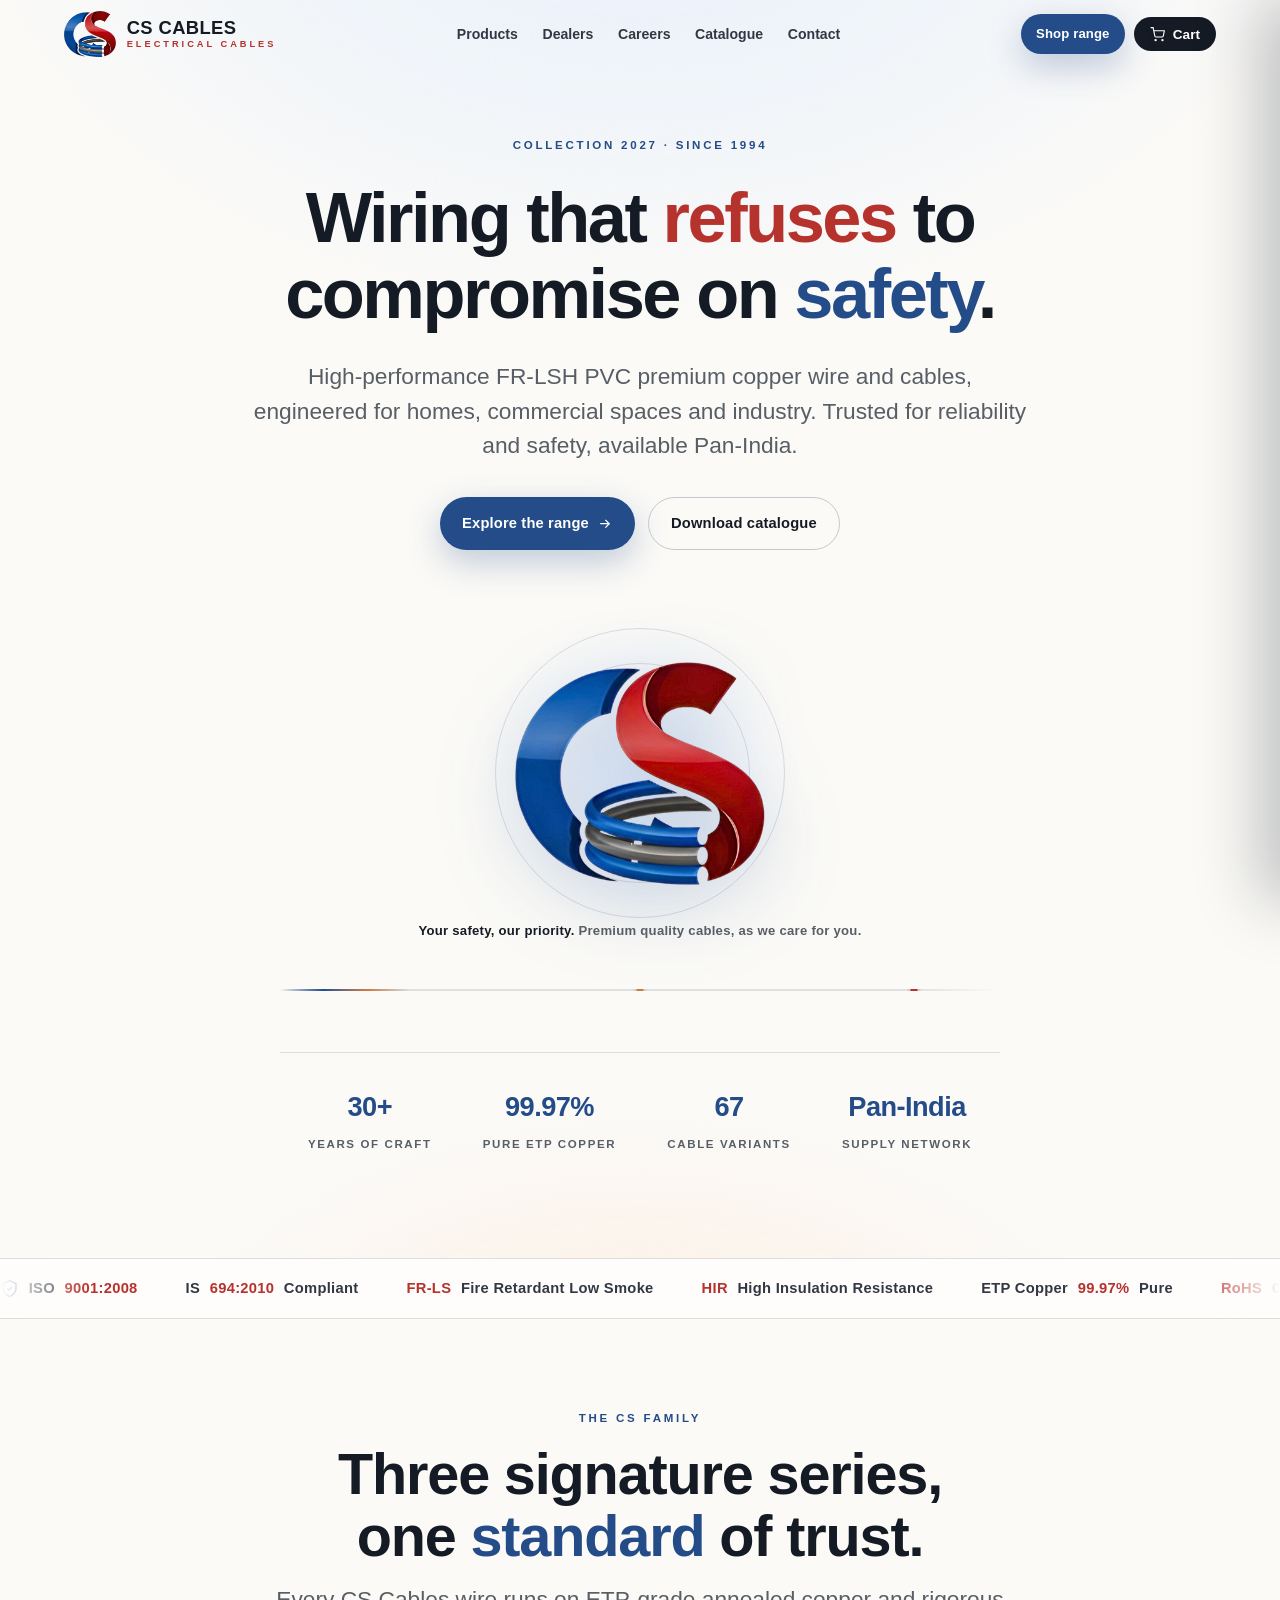
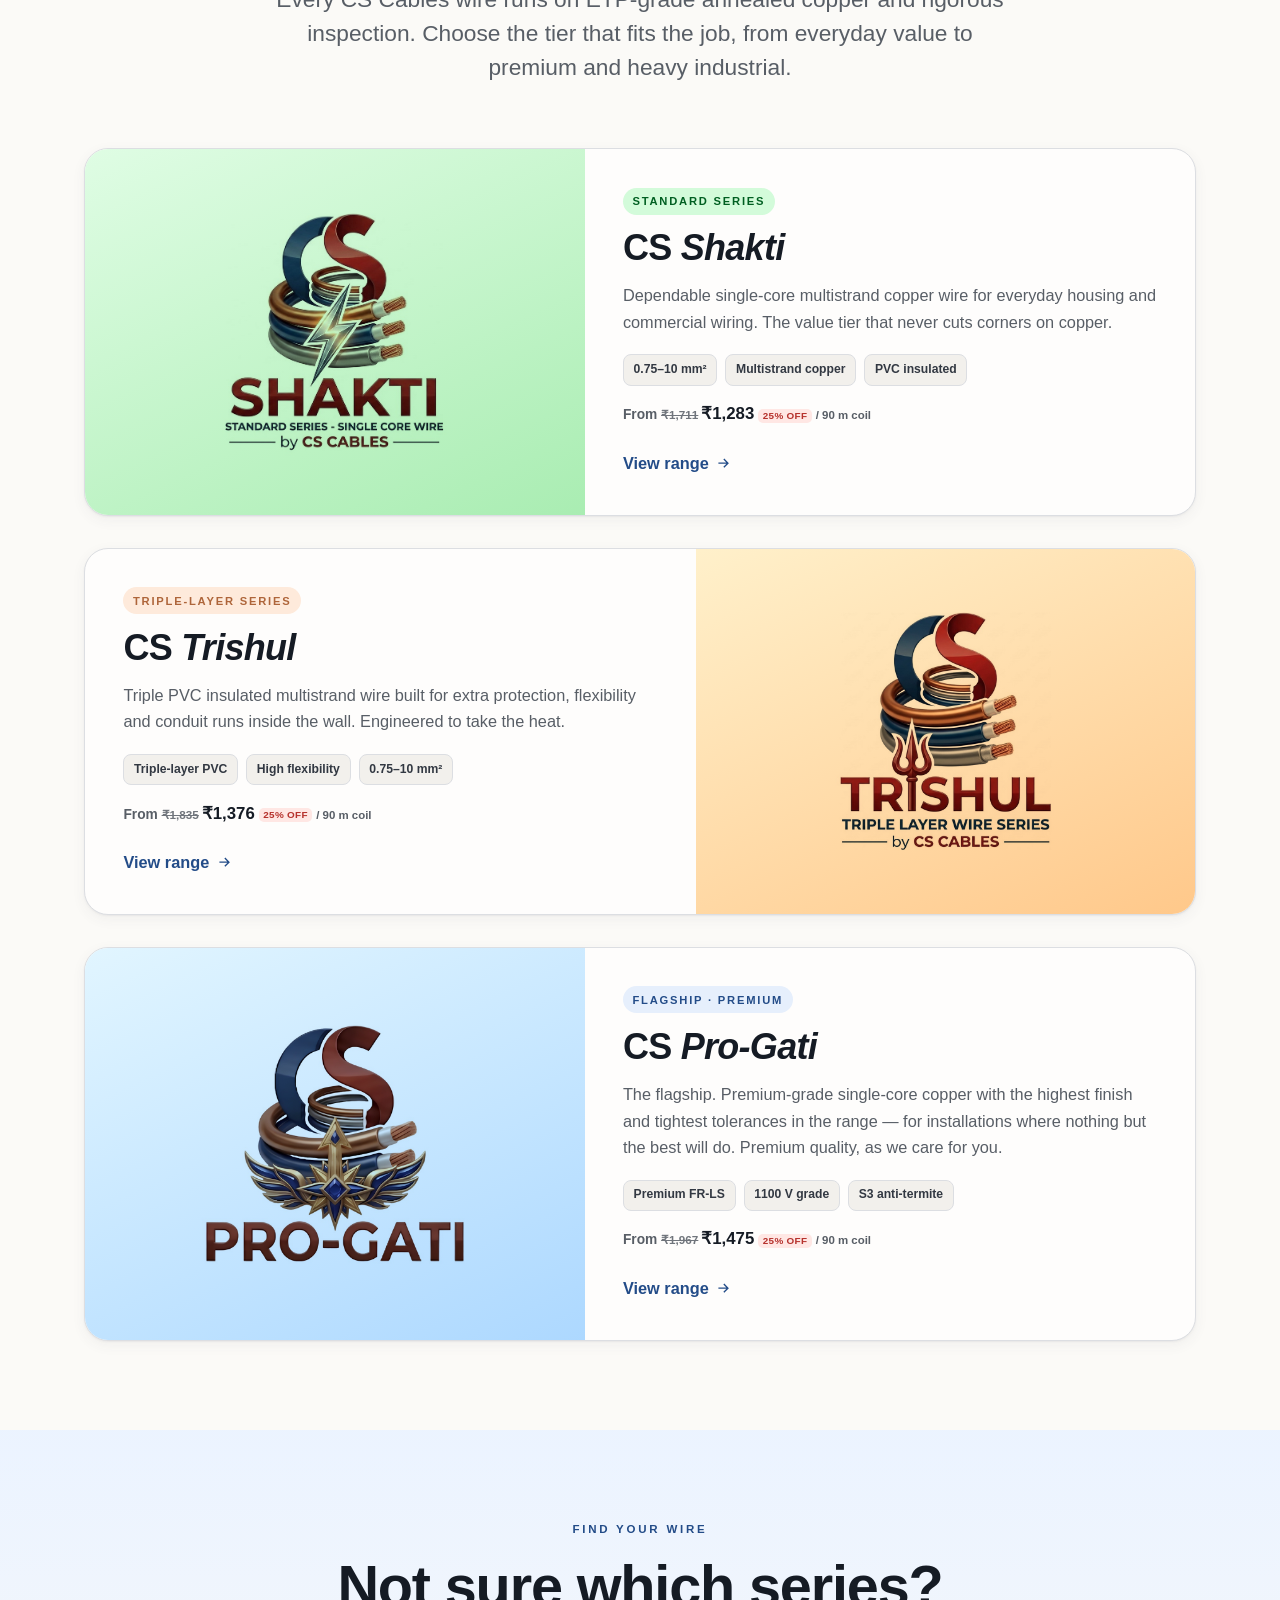
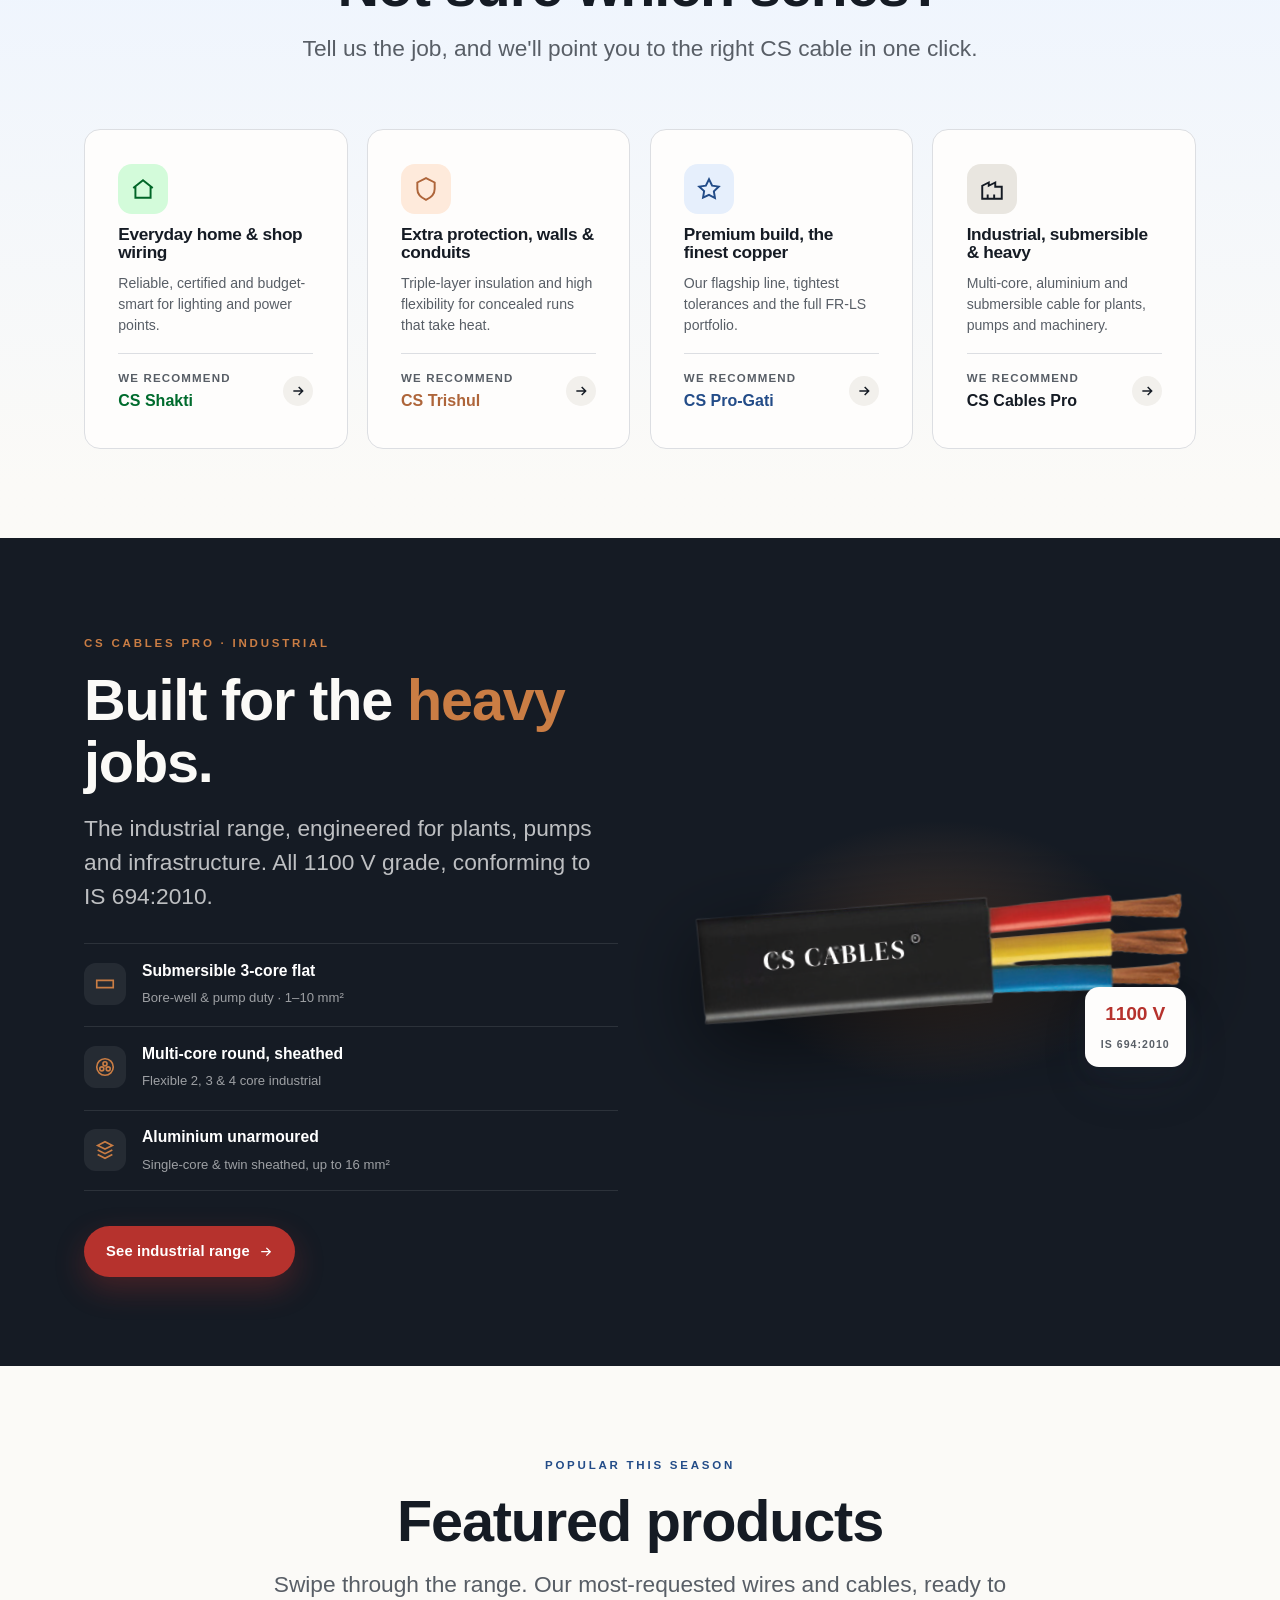
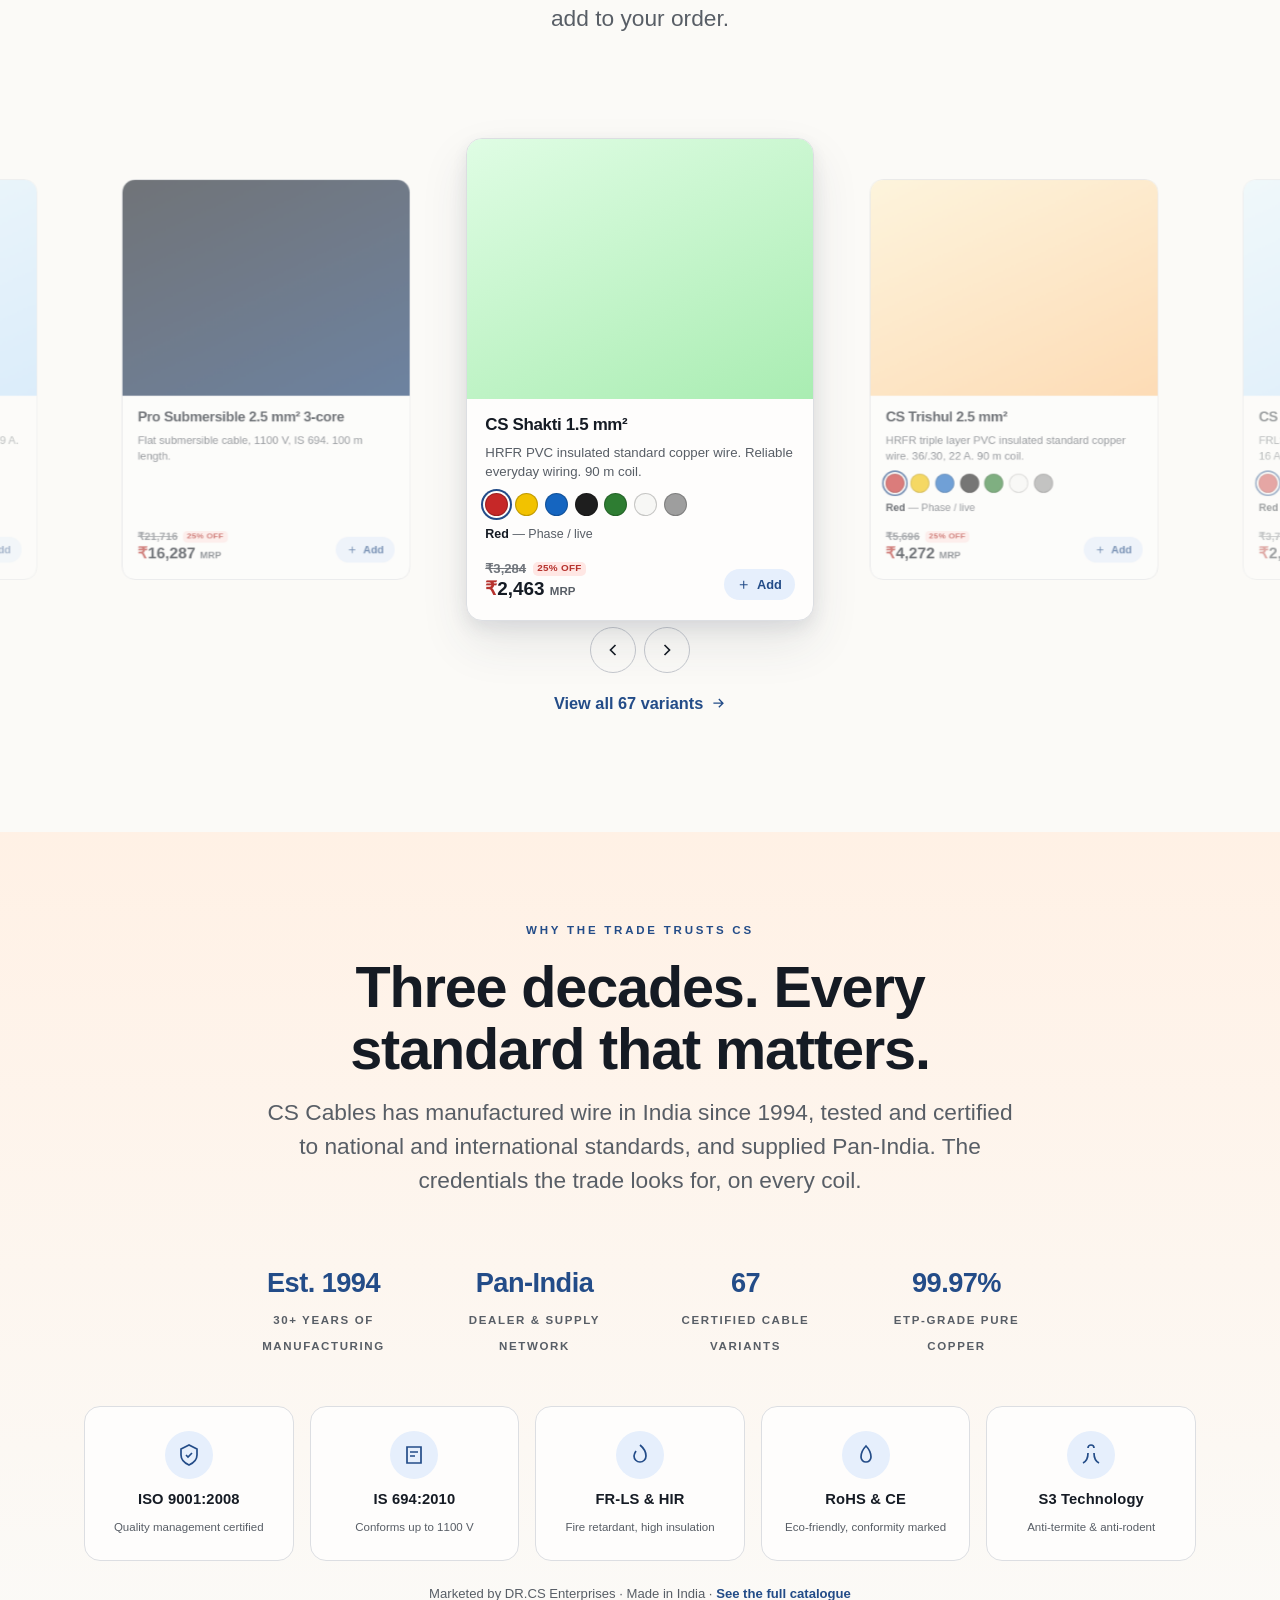
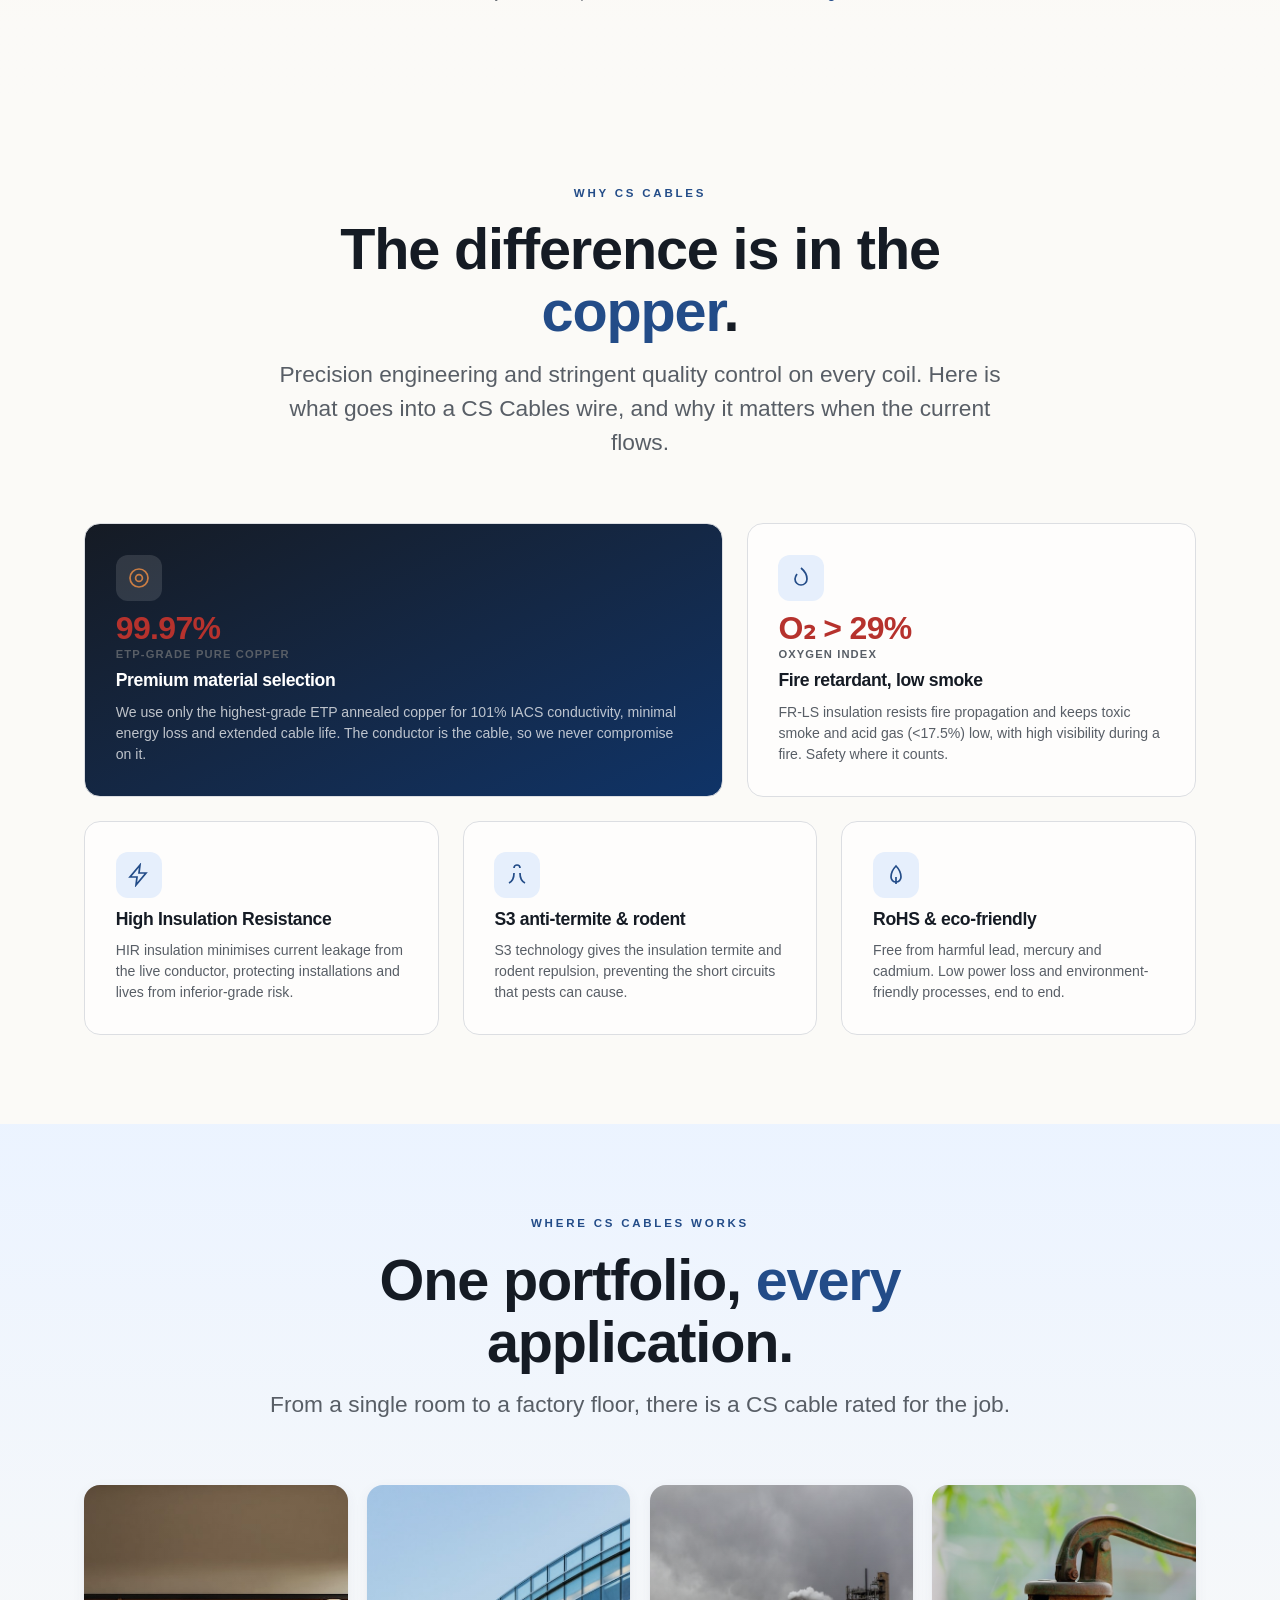
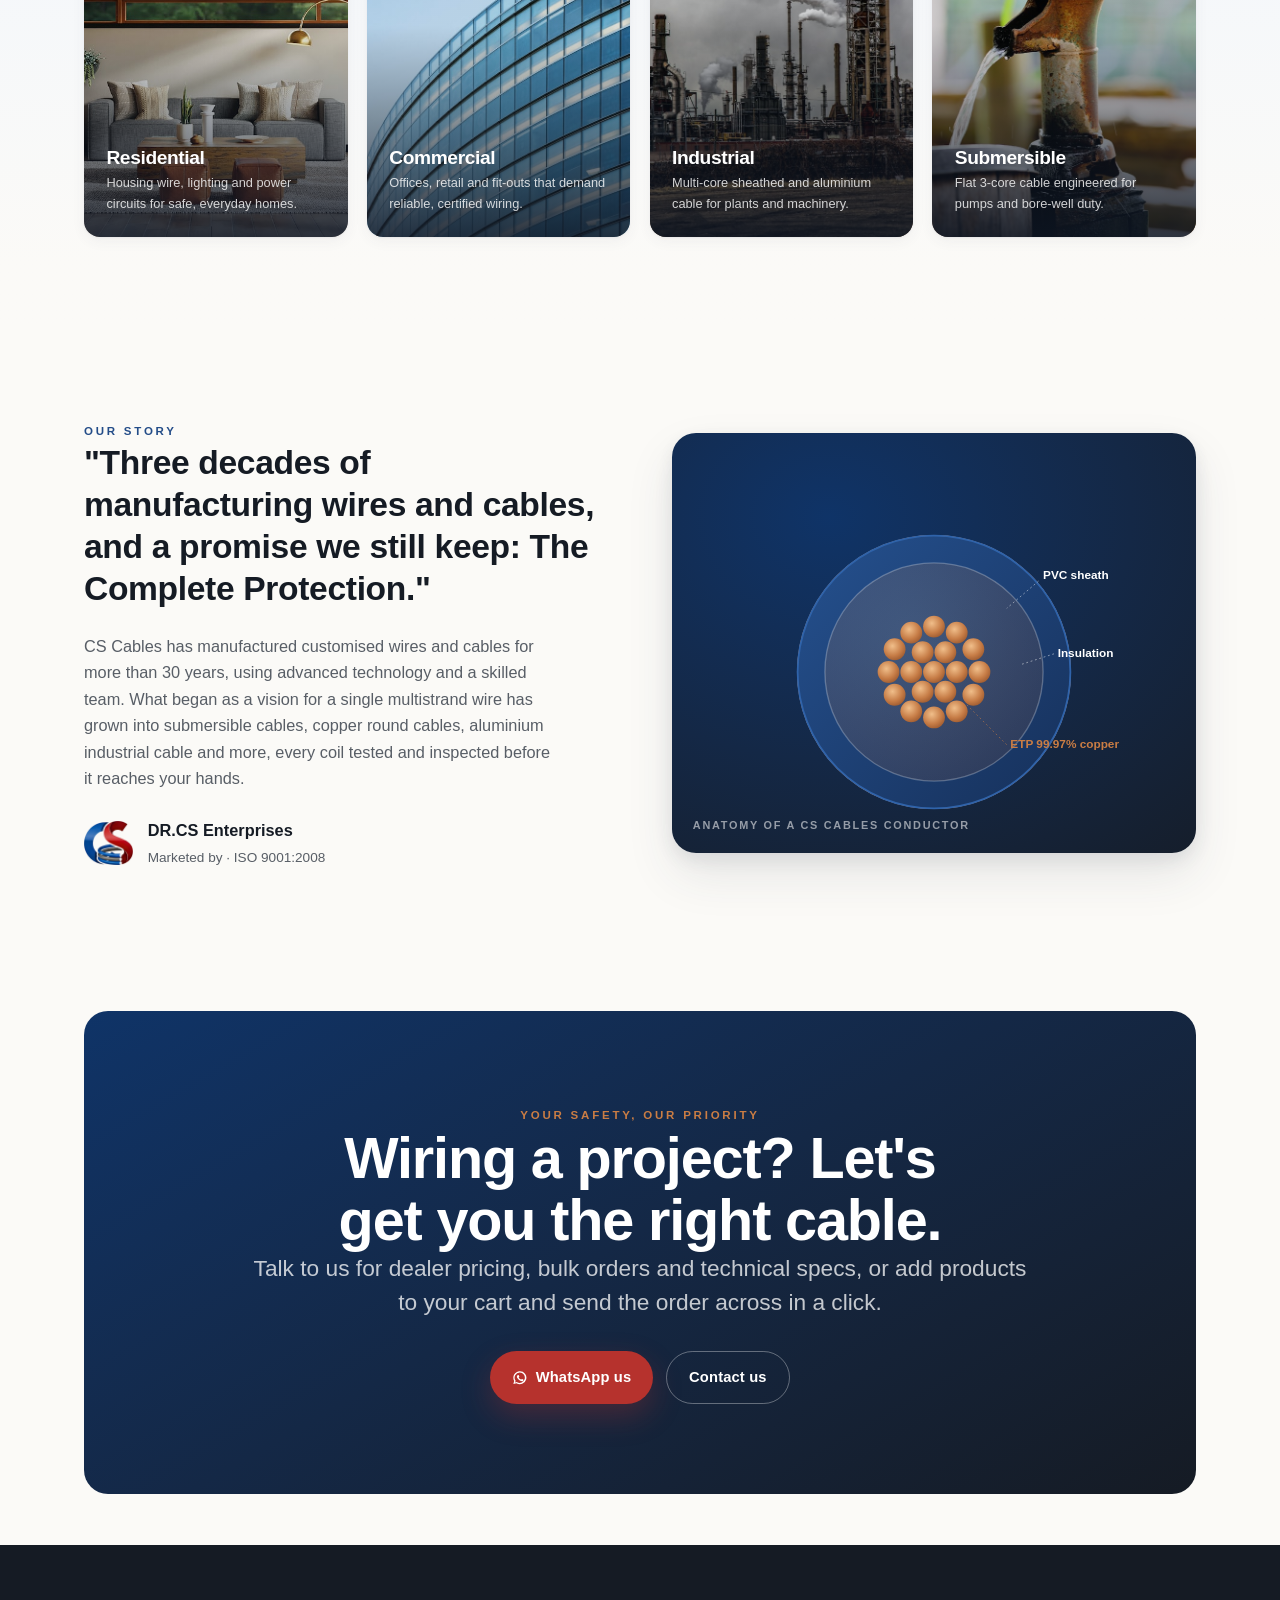
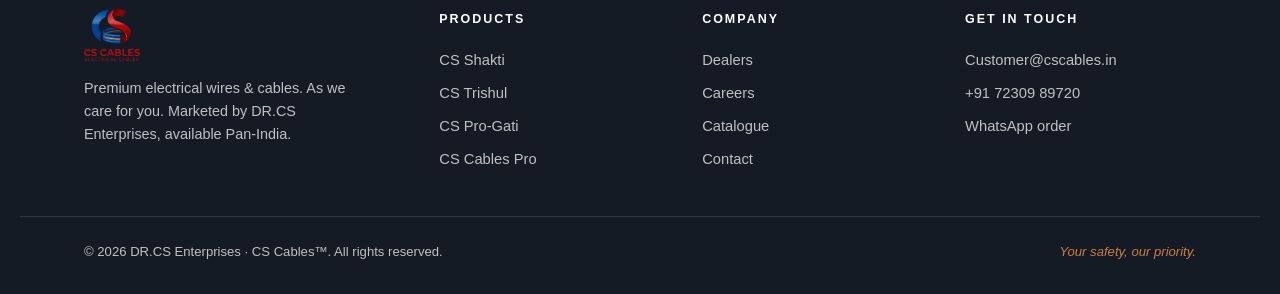
<file: index.html>
<!DOCTYPE html>
<html lang="en">
<head>
  <meta charset="UTF-8">
  <meta name="viewport" content="width=device-width, initial-scale=1">
  <title>CS Cables — Premium Electrical Wires & Cables | Collection 2027</title>
  <meta name="description" content="CS Cables by DR.CS Enterprises. Premium FR-LS PVC copper wires and cables, ISO 9001:2008 & IS 694:2010 certified. CS Shakti, CS Trishul, CS Pro-Gati & CS Cables Pro. Available Pan-India.">
  <link rel="icon" href="images/logo/mark.png">
  <link rel="stylesheet" href="css/styles.css">
</head>
<body>

  <!-- ============ HEADER ============ -->
  <header class="site-header">
    <a class="brand" href="index.html" aria-label="CS Cables home">
      <img src="images/logo/mark.png" alt="CS Cables">
      <span class="brand-txt"><b>CS CABLES</b><span>Electrical Cables</span></span>
    </a>
    <nav class="nav" aria-label="Primary">
      <a href="products.html">Products</a>
      <a href="dealers.html">Dealers</a>
      <a href="careers.html">Careers</a>
      <a href="catalogue.html">Catalogue</a>
      <a href="contact.html">Contact</a>
    </nav>
    <div class="header-actions">
      <a class="btn btn--primary btn--sm" href="products.html">Shop range</a>
      <button class="cart-btn" aria-label="Open cart">
        <svg viewBox="0 0 24 24" fill="none" stroke="currentColor" stroke-width="1.8"><circle cx="9" cy="21" r="1"/><circle cx="20" cy="21" r="1"/><path d="M1 1h4l2.7 13.4a2 2 0 0 0 2 1.6h9.7a2 2 0 0 0 2-1.6L23 6H6"/></svg>
        Cart <span class="cart-count" data-empty="true">0</span>
      </button>
      <button class="nav-toggle" aria-label="Menu" aria-expanded="false">
        <svg viewBox="0 0 24 24" fill="none" stroke="currentColor" stroke-width="2"><path d="M3 6h18M3 12h18M3 18h18"/></svg>
      </button>
    </div>
  </header>

  <main>
  <!-- ============ HERO ============ -->
  <section class="hero">
    <div class="wrap hero-inner">
      <span class="eyebrow" data-reveal>Collection 2027 · Since 1994</span>
      <h1 data-reveal data-delay="1">Wiring that <span class="red">refuses</span> to <br class="hero-br">compromise on <span class="blue">safety</span>.</h1>
      <p class="lead" data-reveal data-delay="2">High-performance FR-LSH PVC premium copper wire and cables, engineered for homes, commercial spaces and industry. Trusted for reliability and safety, available Pan-India.</p>
      <div class="hero-cta" data-reveal data-delay="3">
        <a class="btn btn--primary" href="products.html">Explore the range
          <svg viewBox="0 0 24 24" fill="none" stroke="currentColor" stroke-width="2"><path d="M5 12h14M13 6l6 6-6 6"/></svg>
        </a>
        <a class="btn btn--ghost" href="catalogue.html">Download catalogue</a>
      </div>

      <div class="hero-logo" data-reveal data-delay="2" aria-hidden="true">
        <span class="ring"></span><span class="ring r2"></span>
        <img src="images/logo/mark.png" alt="CS Cables emblem">
      </div>
      <p class="hero-tag" data-reveal data-delay="3"><b>Your safety, our priority.</b> Premium quality cables, as we care for you.</p>

      <div class="current-line" aria-hidden="true">
        <span class="node n1"></span><span class="node n2"></span><span class="node n3"></span>
        <span class="pulse"></span>
      </div>

      <div class="trust-row" data-reveal>
        <div class="trust-item"><b>30+</b><span>Years of craft</span></div>
        <div class="trust-item"><b>99.97%</b><span>Pure ETP copper</span></div>
        <div class="trust-item"><b>67</b><span>Cable variants</span></div>
        <div class="trust-item"><b>Pan&#8209;India</b><span>Supply network</span></div>
      </div>
    </div>
  </section>

  <!-- ============ CERT MARQUEE ============ -->
  <div class="marquee" aria-label="Certifications and standards">
    <div class="marquee-track">
      <span class="marquee-item"><svg viewBox="0 0 24 24" fill="none" stroke="currentColor" stroke-width="1.8"><path d="M12 2 4 6v6c0 5 3.5 8 8 10 4.5-2 8-5 8-10V6z"/><path d="m9 12 2 2 4-4"/></svg> ISO <b>9001:2008</b></span>
      <span class="marquee-item">IS <b>694:2010</b> Compliant</span>
      <span class="marquee-item"><b>FR-LS</b> Fire Retardant Low Smoke</span>
      <span class="marquee-item"><b>HIR</b> High Insulation Resistance</span>
      <span class="marquee-item">ETP Copper <b>99.97%</b> Pure</span>
      <span class="marquee-item"><b>RoHS</b> Compliant &amp; Eco-Friendly</span>
      <span class="marquee-item"><b>S3</b> Anti-Termite &amp; Anti-Rodent</span>
      <span class="marquee-item"><b>CE</b> Marked</span>
      <!-- duplicate for seamless loop -->
      <span class="marquee-item"><svg viewBox="0 0 24 24" fill="none" stroke="currentColor" stroke-width="1.8"><path d="M12 2 4 6v6c0 5 3.5 8 8 10 4.5-2 8-5 8-10V6z"/><path d="m9 12 2 2 4-4"/></svg> ISO <b>9001:2008</b></span>
      <span class="marquee-item">IS <b>694:2010</b> Compliant</span>
      <span class="marquee-item"><b>FR-LS</b> Fire Retardant Low Smoke</span>
      <span class="marquee-item"><b>HIR</b> High Insulation Resistance</span>
      <span class="marquee-item">ETP Copper <b>99.97%</b> Pure</span>
      <span class="marquee-item"><b>RoHS</b> Compliant &amp; Eco-Friendly</span>
      <span class="marquee-item"><b>S3</b> Anti-Termite &amp; Anti-Rodent</span>
      <span class="marquee-item"><b>CE</b> Marked</span>
    </div>
  </div>

  <!-- ============ SIGNATURE SERIES ============ -->
  <section class="section" id="series">
    <div class="wrap">
      <div class="sec-head" data-reveal>
        <div>
          <span class="eyebrow">The CS family</span>
          <h2 class="display">Three signature series,<br>one <span class="serif">standard</span> of trust.</h2>
          <p class="lead">Every CS Cables wire runs on ETP-grade annealed copper and rigorous inspection. Choose the tier that fits the job, from everyday value to premium and heavy industrial.</p>
        </div>
      </div>

      <div class="series">
        <!-- CS Shakti -->
        <article class="series-row" data-reveal id="shakti-row">
          <div class="series-media series-media--blend fig-shakti"><img src="images/products/shakti_hero.jpg" alt="CS Shakti Standard Series single-core wire with copper conductors"></div>
          <div class="series-body">
            <span class="series-badge badge-shakti">Standard series</span>
            <h3>CS <span class="tier">Shakti</span></h3>
            <p class="muted">Dependable single-core multistrand copper wire for everyday housing and commercial wiring. The value tier that never cuts corners on copper.</p>
            <div class="series-specs">
              <span class="chip">0.75–10 mm²</span><span class="chip">Multistrand copper</span><span class="chip">PVC insulated</span>
            </div>
            <p class="series-price">From <b>₹1,711</b> <small>/ 90 m coil</small></p>
            <div class="series-foot">
              <a class="link-arrow" href="products.html#shakti">View range
                <svg viewBox="0 0 24 24" fill="none" stroke="currentColor" stroke-width="2"><path d="M5 12h14M13 6l6 6-6 6"/></svg>
              </a>
            </div>
          </div>
        </article>

        <!-- CS Trishul -->
        <article class="series-row" data-reveal id="trishul-row">
          <div class="series-media series-media--blend fig-trishul"><img src="images/products/trishul_hero.jpg" alt="CS Trishul Triple Layer Series wire with exposed copper conductors"></div>
          <div class="series-body">
            <span class="series-badge badge-trishul">Triple-layer series</span>
            <h3>CS <span class="tier">Trishul</span></h3>
            <p class="muted">Triple PVC insulated multistrand wire built for extra protection, flexibility and conduit runs inside the wall. Engineered to take the heat.</p>
            <div class="series-specs">
              <span class="chip">Triple-layer PVC</span><span class="chip">High flexibility</span><span class="chip">0.75–10 mm²</span>
            </div>
            <p class="series-price">From <b>₹1,835</b> <small>/ 90 m coil</small></p>
            <div class="series-foot">
              <a class="link-arrow" href="products.html#trishul">View range
                <svg viewBox="0 0 24 24" fill="none" stroke="currentColor" stroke-width="2"><path d="M5 12h14M13 6l6 6-6 6"/></svg>
              </a>
            </div>
          </div>
        </article>

        <!-- CS Pro-Gati (flagship) -->
        <article class="series-row" data-reveal id="progati-row">
          <div class="series-media series-media--blend fig-cables"><img src="images/products/progati_hero.jpg" alt="CS Pro-Gati flagship premium single-core copper wire"></div>
          <div class="series-body">
            <span class="series-badge badge-cables">Flagship &middot; Premium</span>
            <h3>CS <span class="tier">Pro-Gati</span></h3>
            <p class="muted">The flagship. Premium-grade single-core copper with the highest finish and tightest tolerances in the range — for installations where nothing but the best will do. Premium quality, as we care for you.</p>
            <div class="series-specs">
              <span class="chip">Premium FR-LS</span><span class="chip">1100 V grade</span><span class="chip">S3 anti-termite</span>
            </div>
            <p class="series-price">From <b>₹1,967</b> <small>/ 90 m coil</small></p>
            <div class="series-foot">
              <a class="link-arrow" href="products.html#progati">View range
                <svg viewBox="0 0 24 24" fill="none" stroke="currentColor" stroke-width="2"><path d="M5 12h14M13 6l6 6-6 6"/></svg>
              </a>
            </div>
          </div>
        </article>
      </div>
    </div>
  </section>

  <!-- ============ WHICH SERIES CHOOSER ============ -->
  <section class="section band" id="choose">
    <div class="wrap">
      <div class="sec-head" data-reveal>
        <div>
          <span class="eyebrow">Find your wire</span>
          <h2 class="display">Not sure which series?</h2>
          <p class="lead">Tell us the job, and we'll point you to the right CS cable in one click.</p>
        </div>
      </div>
      <div class="chooser">
        <a class="choose-card c-shakti" data-reveal href="products.html#shakti">
          <span class="choose-ic"><svg viewBox="0 0 24 24" fill="none" stroke="currentColor" stroke-width="1.8"><path d="M3 11l9-7 9 7M5 10v10h14V10"/></svg></span>
          <h4>Everyday home &amp; shop wiring</h4>
          <p>Reliable, certified and budget-smart for lighting and power points.</p>
          <div class="choose-rec"><div><small>We recommend</small><b class="rec-shakti">CS Shakti</b></div><span class="go"><svg viewBox="0 0 24 24" fill="none" stroke="currentColor" stroke-width="2.2"><path d="M5 12h14M13 6l6 6-6 6"/></svg></span></div>
        </a>
        <a class="choose-card c-trishul" data-reveal data-delay="1" href="products.html#trishul">
          <span class="choose-ic"><svg viewBox="0 0 24 24" fill="none" stroke="currentColor" stroke-width="1.8"><path d="M12 2 4 6v6c0 5 3.5 8 8 10 4.5-2 8-5 8-10V6z"/></svg></span>
          <h4>Extra protection, walls &amp; conduits</h4>
          <p>Triple-layer insulation and high flexibility for concealed runs that take heat.</p>
          <div class="choose-rec"><div><small>We recommend</small><b class="rec-trishul">CS Trishul</b></div><span class="go"><svg viewBox="0 0 24 24" fill="none" stroke="currentColor" stroke-width="2.2"><path d="M5 12h14M13 6l6 6-6 6"/></svg></span></div>
        </a>
        <a class="choose-card c-cables" data-reveal data-delay="2" href="products.html#progati">
          <span class="choose-ic"><svg viewBox="0 0 24 24" fill="none" stroke="currentColor" stroke-width="1.8"><path d="m12 3 2.9 5.9 6.1.9-4.5 4.4 1 6.1-5.5-2.9L6.5 20l1-6.1L3 9.8l6.1-.9z"/></svg></span>
          <h4>Premium build, the finest copper</h4>
          <p>Our flagship line, tightest tolerances and the full FR-LS portfolio.</p>
          <div class="choose-rec"><div><small>We recommend</small><b class="rec-cables">CS Pro-Gati</b></div><span class="go"><svg viewBox="0 0 24 24" fill="none" stroke="currentColor" stroke-width="2.2"><path d="M5 12h14M13 6l6 6-6 6"/></svg></span></div>
        </a>
        <a class="choose-card c-pro" data-reveal data-delay="3" href="products.html#pro">
          <span class="choose-ic"><svg viewBox="0 0 24 24" fill="none" stroke="currentColor" stroke-width="1.8"><path d="M3 21V9l6-3v3l6-3v4h6v11z"/><path d="M8 21v-4M14 21v-4"/></svg></span>
          <h4>Industrial, submersible &amp; heavy</h4>
          <p>Multi-core, aluminium and submersible cable for plants, pumps and machinery.</p>
          <div class="choose-rec"><div><small>We recommend</small><b class="rec-pro">CS Cables Pro</b></div><span class="go"><svg viewBox="0 0 24 24" fill="none" stroke="currentColor" stroke-width="2.2"><path d="M5 12h14M13 6l6 6-6 6"/></svg></span></div>
        </a>
      </div>
    </div>
  </section>

  <!-- ============ CS CABLES PRO band ============ -->
  <section class="section band-ink pro-band" id="pro-band">
    <div class="wrap">
      <div class="pro-grid">
        <div class="pro-copy" data-reveal>
          <span class="eyebrow">CS Cables Pro &middot; Industrial</span>
          <h2 class="display">Built for the <span style="color:var(--copper)">heavy</span> jobs.</h2>
          <p class="lead">The industrial range, engineered for plants, pumps and infrastructure. All 1100&nbsp;V grade, conforming to IS&nbsp;694:2010.</p>
          <ul class="pro-list">
            <li>
              <span class="ic"><svg viewBox="0 0 24 24" fill="none" stroke="currentColor" stroke-width="1.8"><path d="M3 8h18v8H3z"/><path d="M7 12h.01M12 12h.01M17 12h.01"/></svg></span>
              <div><b>Submersible 3&#8209;core flat</b><small>Bore-well &amp; pump duty &middot; 1&ndash;10 mm²</small></div>
            </li>
            <li>
              <span class="ic"><svg viewBox="0 0 24 24" fill="none" stroke="currentColor" stroke-width="1.8"><circle cx="12" cy="12" r="9"/><circle cx="12" cy="8.5" r="2.2"/><circle cx="8.5" cy="14" r="2.2"/><circle cx="15.5" cy="14" r="2.2"/></svg></span>
              <div><b>Multi&#8209;core round, sheathed</b><small>Flexible 2, 3 &amp; 4 core industrial</small></div>
            </li>
            <li>
              <span class="ic"><svg viewBox="0 0 24 24" fill="none" stroke="currentColor" stroke-width="1.8"><path d="M4 7l8-4 8 4-8 4z"/><path d="M4 12l8 4 8-4M4 17l8 4 8-4"/></svg></span>
              <div><b>Aluminium unarmoured</b><small>Single-core &amp; twin sheathed, up to 16 mm²</small></div>
            </li>
          </ul>
          <a class="btn btn--red" href="products.html#pro">See industrial range
            <svg viewBox="0 0 24 24" fill="none" stroke="currentColor" stroke-width="2"><path d="M5 12h14M13 6l6 6-6 6"/></svg>
          </a>
        </div>
        <div class="pro-visual" data-reveal data-delay="1">
          <img class="pro-cable" src="images/products/pro_submersible_cut.png" alt="CS Cables Pro three-core flat submersible cable with copper conductors">
          <div class="pro-badge"><b>1100 V</b><span>IS 694:2010</span></div>
        </div>
      </div>
    </div>
  </section>

  <!-- ============ FEATURED PRODUCTS CAROUSEL ============ -->
  <section class="section" id="featured">
    <div class="wrap">
      <div class="sec-head" data-reveal>
        <div>
          <span class="eyebrow">Popular this season</span>
          <h2 class="display">Featured products</h2>
          <p class="lead">Swipe through the range. Our most-requested wires and cables, ready to add to your order.</p>
        </div>
      </div>
    </div>

    <div class="carousel-bleed">
      <div class="carousel-track center-mode">
        <!-- 1 -->
        <article class="product-card">
          <div class="product-figure blend fig-shakti"><span class="product-tag tag-shakti">CS Shakti</span><img src="images/products/shakti_hero.jpg" alt="CS Shakti Standard Series single-core wire"></div>
          <div class="product-info">
            <h4>CS Shakti 1.5 mm²</h4>
            <p class="desc">HRFR PVC insulated standard copper wire. Reliable everyday wiring. 90 m coil.</p>
            <div class="product-meta">
              <span class="product-price">₹3,284 <small>MRP</small></span>
              <button class="add-btn" data-add="shk-15" data-name="CS Shakti 1.5mm²" data-price="3284" data-img="images/products/shakti_hero.jpg"><svg viewBox="0 0 24 24" fill="none" stroke="currentColor" stroke-width="1.9"><path d="M12 5v14M5 12h14"/></svg><span>Add</span></button>
            </div>
          </div>
        </article>
        <!-- 2 -->
        <article class="product-card">
          <div class="product-figure blend fig-trishul"><span class="product-tag tag-trishul">CS Trishul</span><img src="images/products/trishul_hero.jpg" alt="CS Trishul Triple Layer Series wire"></div>
          <div class="product-info">
            <h4>CS Trishul 2.5 mm²</h4>
            <p class="desc">HRFR triple layer PVC insulated standard copper wire. 36/.30, 22 A. 90 m coil.</p>
            <div class="product-meta">
              <span class="product-price">₹5,696 <small>MRP</small></span>
              <button class="add-btn" data-add="trs-25" data-name="CS Trishul 2.5mm²" data-price="5696" data-img="images/products/trishul_hero.jpg"><svg viewBox="0 0 24 24" fill="none" stroke="currentColor" stroke-width="1.9"><path d="M12 5v14M5 12h14"/></svg><span>Add</span></button>
            </div>
          </div>
        </article>
        <!-- 3 -->
        <article class="product-card">
          <div class="product-figure blend fig-cables"><span class="product-tag tag-cables">CS Pro-Gati</span><img src="images/products/progati_hero.jpg" alt="CS Pro-Gati flagship single-core wire"></div>
          <div class="product-info">
            <h4>CS Pro-Gati 1.5 mm² FR-LS</h4>
            <p class="desc">FRLSH PVC insulated premium copper wire. 22/.30, 16 A rating. 90 m coil.</p>
            <div class="product-meta">
              <span class="product-price">₹3,779 <small>MRP</small></span>
              <button class="add-btn" data-add="pg-15" data-name="CS Pro-Gati 1.5mm² FR-LS" data-price="3779" data-img="images/products/progati_hero.jpg"><svg viewBox="0 0 24 24" fill="none" stroke="currentColor" stroke-width="1.9"><path d="M12 5v14M5 12h14"/></svg><span>Add</span></button>
            </div>
          </div>
        </article>
        <!-- 4 -->
        <article class="product-card">
          <div class="product-figure blend fig-cables"><span class="product-tag tag-cables">CS Pro-Gati</span><img src="images/products/progati_hero.jpg" alt="CS Pro-Gati flagship single-core wire"></div>
          <div class="product-info">
            <h4>CS Pro-Gati 4.0 mm² FR-LS</h4>
            <p class="desc">Heavier gauge for AC &amp; power circuits. 56/.30, 29 A. 90 m coil.</p>
            <div class="product-meta">
              <span class="product-price">₹9,330 <small>MRP</small></span>
              <button class="add-btn" data-add="pg-40" data-name="CS Pro-Gati 4.0mm² FR-LS" data-price="9330" data-img="images/products/progati_hero.jpg"><svg viewBox="0 0 24 24" fill="none" stroke="currentColor" stroke-width="1.9"><path d="M12 5v14M5 12h14"/></svg><span>Add</span></button>
            </div>
          </div>
        </article>
        <!-- 5 -->
        <article class="product-card">
          <div class="product-figure" style="background:linear-gradient(155deg,var(--ink),var(--blue-deep))"><span class="product-tag tag-pro">CS Cables Pro</span><img src="images/products/pro_submersible.png" alt="CS Cables Pro submersible 3-core flat cable" style="object-fit:contain;padding:0 1rem"></div>
          <div class="product-info">
            <h4>Pro Submersible 2.5 mm² 3-core</h4>
            <p class="desc">Flat submersible cable, 1100 V, IS 694. 100 m length.</p>
            <div class="product-meta">
              <span class="product-price">₹21,716 <small>MRP</small></span>
              <button class="add-btn" data-add="pro-sub-25" data-name="CS Cables Pro Submersible 2.5mm² 3-core" data-price="21716" data-img="images/products/pro_submersible.png"><svg viewBox="0 0 24 24" fill="none" stroke="currentColor" stroke-width="1.9"><path d="M12 5v14M5 12h14"/></svg><span>Add</span></button>
            </div>
          </div>
        </article>
      </div>
      <div class="carousel-controls">
        <div class="carousel-nav">
          <button class="carousel-prev" aria-label="Previous product"><svg viewBox="0 0 24 24" fill="none" stroke="currentColor" stroke-width="2"><path d="M15 18l-6-6 6-6"/></svg></button>
          <button class="carousel-next" aria-label="Next product"><svg viewBox="0 0 24 24" fill="none" stroke="currentColor" stroke-width="2"><path d="M9 6l6 6-6 6"/></svg></button>
        </div>
        <a class="link-arrow" href="products.html">View all 67 variants
          <svg viewBox="0 0 24 24" fill="none" stroke="currentColor" stroke-width="2"><path d="M5 12h14M13 6l6 6-6 6"/></svg>
        </a>
      </div>
    </div>
  </section>

  <!-- ============ TRUST & AUTHORITY BAND ============ -->
  <section class="section band-warm" id="authority">
    <div class="wrap">
      <div class="sec-head" data-reveal>
        <div>
          <span class="eyebrow">Why the trade trusts CS</span>
          <h2 class="display">Three decades. Every standard that matters.</h2>
          <p class="lead">CS Cables has manufactured wire in India since 1994, tested and certified to national and international standards, and supplied Pan-India. The credentials the trade looks for, on every coil.</p>
        </div>
      </div>

      <div class="authority-stats" data-reveal>
        <div class="trust-item"><b>Est. 1994</b><span>30+ years of manufacturing</span></div>
        <div class="trust-item"><b>Pan&#8209;India</b><span>Dealer &amp; supply network</span></div>
        <div class="trust-item"><b>67</b><span>Certified cable variants</span></div>
        <div class="trust-item"><b>99.97%</b><span>ETP-grade pure copper</span></div>
      </div>

      <div class="cert-grid" data-reveal data-delay="1">
        <div class="cert-badge"><span class="ic"><svg viewBox="0 0 24 24" fill="none" stroke="currentColor" stroke-width="1.7"><path d="M12 2 4 6v6c0 5 3.5 8 8 10 4.5-2 8-5 8-10V6z"/><path d="m9 12 2 2 4-4"/></svg></span><b>ISO 9001:2008</b><span>Quality management certified</span></div>
        <div class="cert-badge"><span class="ic"><svg viewBox="0 0 24 24" fill="none" stroke="currentColor" stroke-width="1.7"><path d="M5 4h14v16H5z"/><path d="M8 9h8M8 13h5"/></svg></span><b>IS 694:2010</b><span>Conforms up to 1100 V</span></div>
        <div class="cert-badge"><span class="ic"><svg viewBox="0 0 24 24" fill="none" stroke="currentColor" stroke-width="1.7"><path d="M12 2s6 5 6 11a6 6 0 0 1-12 0c0-2 1-3.5 2-5"/></svg></span><b>FR-LS &amp; HIR</b><span>Fire retardant, high insulation</span></div>
        <div class="cert-badge"><span class="ic"><svg viewBox="0 0 24 24" fill="none" stroke="currentColor" stroke-width="1.7"><path d="M12 3C7 8 7 12 7 14a5 5 0 0 0 10 0c0-2 0-6-5-11z"/></svg></span><b>RoHS &amp; CE</b><span>Eco-friendly, conformity marked</span></div>
        <div class="cert-badge"><span class="ic"><svg viewBox="0 0 24 24" fill="none" stroke="currentColor" stroke-width="1.7"><path d="M4 20c4-2 5-6 5-10M20 20c-4-2-5-6-5-10M9 5a3 3 0 0 1 6 0"/></svg></span><b>S3 Technology</b><span>Anti-termite &amp; anti-rodent</span></div>
      </div>
      <p class="muted" style="text-align:center; margin-top:1.4rem; font-size:0.82rem;">Marketed by DR.CS Enterprises · Made in India · <a href="catalogue.html" class="link-arrow" style="font-size:0.82rem;">See the full catalogue</a></p>
    </div>
  </section>

  <!-- ============ WHY CS / TECHNOLOGY ============ -->
  <section class="section" id="why">
    <div class="wrap">
      <div class="sec-head" data-reveal>
        <div>
          <span class="eyebrow">Why CS Cables</span>
          <h2 class="display">The difference is in the <span class="serif">copper</span>.</h2>
          <p class="lead">Precision engineering and stringent quality control on every coil. Here is what goes into a CS Cables wire, and why it matters when the current flows.</p>
        </div>
      </div>

      <div class="tech-grid">
        <article class="tech-card tech-hero col-7" data-reveal>
          <span class="ic"><svg viewBox="0 0 24 24" fill="none" stroke="currentColor" stroke-width="1.7"><circle cx="12" cy="12" r="9"/><circle cx="12" cy="12" r="3.4"/></svg></span>
          <div class="stat">99.97%<small>ETP-grade pure copper</small></div>
          <h4>Premium material selection</h4>
          <p>We use only the highest-grade ETP annealed copper for 101% IACS conductivity, minimal energy loss and extended cable life. The conductor is the cable, so we never compromise on it.</p>
        </article>

        <article class="tech-card col-5" data-reveal data-delay="1">
          <span class="ic"><svg viewBox="0 0 24 24" fill="none" stroke="currentColor" stroke-width="1.7"><path d="M12 2s6 5 6 11a6 6 0 0 1-12 0c0-2 1-3.5 2-5"/></svg></span>
          <div class="stat">O₂ &gt; 29%<small>Oxygen index</small></div>
          <h4>Fire retardant, low smoke</h4>
          <p>FR-LS insulation resists fire propagation and keeps toxic smoke and acid gas (&lt;17.5%) low, with high visibility during a fire. Safety where it counts.</p>
        </article>

        <article class="tech-card col-4" data-reveal>
          <span class="ic"><svg viewBox="0 0 24 24" fill="none" stroke="currentColor" stroke-width="1.7"><path d="M13 2 3 14h7l-1 8 10-12h-7z"/></svg></span>
          <h4>High Insulation Resistance</h4>
          <p>HIR insulation minimises current leakage from the live conductor, protecting installations and lives from inferior-grade risk.</p>
        </article>

        <article class="tech-card col-4" data-reveal data-delay="1">
          <span class="ic"><svg viewBox="0 0 24 24" fill="none" stroke="currentColor" stroke-width="1.7"><path d="M4 20c4-2 5-6 5-10M20 20c-4-2-5-6-5-10M9 5a3 3 0 0 1 6 0"/></svg></span>
          <h4>S3 anti-termite &amp; rodent</h4>
          <p>S3 technology gives the insulation termite and rodent repulsion, preventing the short circuits that pests can cause.</p>
        </article>

        <article class="tech-card col-4" data-reveal data-delay="2">
          <span class="ic"><svg viewBox="0 0 24 24" fill="none" stroke="currentColor" stroke-width="1.7"><path d="M12 3C7 8 7 12 7 14a5 5 0 0 0 10 0c0-2 0-6-5-11z"/><path d="M12 21v-7"/></svg></span>
          <h4>RoHS &amp; eco-friendly</h4>
          <p>Free from harmful lead, mercury and cadmium. Low power loss and environment-friendly processes, end to end.</p>
        </article>
      </div>
    </div>
  </section>

  <!-- ============ APPLICATIONS ============ -->
  <section class="section band" id="applications">
    <div class="wrap">
      <div class="sec-head" data-reveal>
        <div>
          <span class="eyebrow">Where CS Cables works</span>
          <h2 class="display">One portfolio, <span class="serif">every</span> application.</h2>
          <p class="lead">From a single room to a factory floor, there is a CS cable rated for the job.</p>
        </div>
      </div>
      <div class="apps">
        <div class="app-card" data-reveal><img class="bg" src="images/applications/residential.jpg" alt="Modern residential living room" loading="lazy"><div><h4>Residential</h4><p>Housing wire, lighting and power circuits for safe, everyday homes.</p></div></div>
        <div class="app-card" data-reveal data-delay="1"><img class="bg" src="images/applications/commercial.jpg" alt="Glass commercial office tower" loading="lazy"><div><h4>Commercial</h4><p>Offices, retail and fit-outs that demand reliable, certified wiring.</p></div></div>
        <div class="app-card" data-reveal data-delay="2"><img class="bg" src="images/applications/industrial.jpg" alt="Industrial plant with process towers" loading="lazy"><div><h4>Industrial</h4><p>Multi-core sheathed and aluminium cable for plants and machinery.</p></div></div>
        <div class="app-card" data-reveal data-delay="3"><img class="bg" src="images/applications/submersible.jpg" alt="Water pump drawing water" loading="lazy"><div><h4>Submersible</h4><p>Flat 3-core cable engineered for pumps and bore-well duty.</p></div></div>
      </div>
    </div>
  </section>

  <!-- ============ BRAND STORY ============ -->
  <section class="section" id="story">
    <div class="wrap story">
      <div data-reveal>
        <span class="eyebrow">Our story</span>
        <blockquote class="display">"Three decades of manufacturing wires and cables, and a promise we still keep: The Complete Protection."</blockquote>
        <p class="muted" style="margin-top:1.4rem; max-width:52ch;">CS Cables has manufactured customised wires and cables for more than 30 years, using advanced technology and a skilled team. What began as a vision for a single multistrand wire has grown into submersible cables, copper round cables, aluminium industrial cable and more, every coil tested and inspected before it reaches your hands.</p>
        <div class="sig">
          <img src="images/logo/mark.png" alt="CS Cables" style="height:44px; width:auto;">
          <div><b>DR.CS Enterprises</b><br><span class="muted" style="font-size:0.85rem;">Marketed by &middot; ISO 9001:2008</span></div>
        </div>
      </div>
      <div class="story-visual story-art" data-reveal data-delay="1">
        <svg class="cable-svg" viewBox="0 0 440 440" role="img" aria-label="CS Cables conductor cross-section: PVC sheath, insulation and ETP copper strands" xmlns="http://www.w3.org/2000/svg">
          <defs>
            <radialGradient id="strand" cx="40%" cy="35%" r="75%">
              <stop offset="0%" stop-color="#F0BE8A"/><stop offset="60%" stop-color="#C67C46"/><stop offset="100%" stop-color="#95542C"/>
            </radialGradient>
            <linearGradient id="pvc" x1="0" y1="0" x2="1" y2="1">
              <stop offset="0%" stop-color="#25518f"/><stop offset="100%" stop-color="#16305a"/>
            </linearGradient>
          </defs>
          <g class="pulse"><circle cx="220" cy="220" r="150" fill="none" stroke="var(--blue)" stroke-width="1.5"/></g>
          <g class="pulse pulse2"><circle cx="220" cy="220" r="150" fill="none" stroke="var(--copper)" stroke-width="1.5"/></g>
          <circle cx="220" cy="220" r="150" fill="url(#pvc)"/>
          <circle cx="220" cy="220" r="150" fill="none" stroke="#2f63aa" stroke-width="2"/>
          <circle cx="220" cy="220" r="120" fill="url(#strand)" opacity="0.16"/>
          <circle cx="220" cy="220" r="120" fill="none" stroke="#ffffff" stroke-opacity="0.25" stroke-width="1.5"/>
          <g transform="translate(220 220)"><g class="strands">
            <circle r="12" fill="url(#strand)"/>
            <g>
              <circle cx="25" cy="0" r="12" fill="url(#strand)"/><circle cx="12.5" cy="21.7" r="12" fill="url(#strand)"/><circle cx="-12.5" cy="21.7" r="12" fill="url(#strand)"/>
              <circle cx="-25" cy="0" r="12" fill="url(#strand)"/><circle cx="-12.5" cy="-21.7" r="12" fill="url(#strand)"/><circle cx="12.5" cy="-21.7" r="12" fill="url(#strand)"/>
            </g>
            <g>
              <circle cx="50" cy="0" r="12" fill="url(#strand)"/><circle cx="43.3" cy="25" r="12" fill="url(#strand)"/><circle cx="25" cy="43.3" r="12" fill="url(#strand)"/><circle cx="0" cy="50" r="12" fill="url(#strand)"/>
              <circle cx="-25" cy="43.3" r="12" fill="url(#strand)"/><circle cx="-43.3" cy="25" r="12" fill="url(#strand)"/><circle cx="-50" cy="0" r="12" fill="url(#strand)"/><circle cx="-43.3" cy="-25" r="12" fill="url(#strand)"/>
              <circle cx="-25" cy="-43.3" r="12" fill="url(#strand)"/><circle cx="0" cy="-50" r="12" fill="url(#strand)"/><circle cx="25" cy="-43.3" r="12" fill="url(#strand)"/><circle cx="43.3" cy="-25" r="12" fill="url(#strand)"/>
            </g>
          </g></g>
          <g class="callout" font-size="13" font-weight="700" fill="#ffffff">
            <line x1="335" y1="120" x2="300" y2="150" stroke="#ffffff" stroke-opacity="0.5"/><text x="340" y="118">PVC sheath</text>
            <line x1="352" y1="200" x2="315" y2="212" stroke="#ffffff" stroke-opacity="0.5"/><text x="356" y="204">Insulation</text>
          </g>
          <g class="callout" font-size="13" font-weight="700" fill="var(--copper)">
            <line x1="300" y1="300" x2="255" y2="255" stroke="var(--copper)" stroke-opacity="0.6"/><text x="304" y="304">ETP 99.97% copper</text>
          </g>
        </svg>
        <span class="story-art-tag">Anatomy of a CS Cables conductor</span>
      </div>
    </div>
  </section>

  <!-- ============ CTA ============ -->
  <section class="section section--tight" id="cta">
    <div class="wrap">
      <div class="cta" data-reveal>
        <span class="eyebrow">Your safety, our priority</span>
        <h2 class="display">Wiring a project? Let's get you the right cable.</h2>
        <p class="lead">Talk to us for dealer pricing, bulk orders and technical specs, or add products to your cart and send the order across in a click.</p>
        <div class="cta-actions">
          <a class="btn btn--red" href="https://wa.me/917230989720" target="_blank" rel="noopener">
            <svg viewBox="0 0 24 24" fill="currentColor"><path d="M12 2a10 10 0 0 0-8.6 15l-1.3 4.7 4.8-1.3A10 10 0 1 0 12 2m0 2a8 8 0 1 1-4.1 14.9l-.3-.2-2.8.7.8-2.7-.2-.3A8 8 0 0 1 12 4m-2.9 4c-.2 0-.5.1-.6.3-.3.3-.9.9-.9 2.1s.9 2.4 1 2.6c.1.2 1.7 2.8 4.3 3.8 2.1.8 2.6.7 3 .6.6-.1 1.5-.6 1.7-1.2.2-.6.2-1.1.1-1.2 0-.1-.2-.2-.5-.3l-1.5-.8c-.2-.1-.4-.1-.6.1l-.6.8c-.1.2-.3.2-.5.1-.3-.1-1.1-.4-2-1.3-.8-.7-1.3-1.5-1.4-1.7-.1-.2 0-.4.1-.5l.4-.5c.1-.1.1-.3.2-.4v-.4l-.8-1.8c-.2-.4-.4-.4-.6-.4z"/></svg>
            WhatsApp us</a>
          <a class="btn btn--ghost" href="contact.html">Contact us</a>
        </div>
      </div>
    </div>
  </section>
  </main>

  <!-- ============ FOOTER ============ -->
  <footer class="site-footer">
    <div class="wrap footer-grid">
      <div class="footer-brand">
        <img src="images/logo/logo.png" alt="CS Cables">
        <p>Premium electrical wires &amp; cables. As we care for you. Marketed by DR.CS Enterprises, available Pan-India.</p>
      </div>
      <div>
        <h5>Products</h5>
        <a href="products.html#shakti">CS Shakti</a>
        <a href="products.html#trishul">CS Trishul</a>
        <a href="products.html#progati">CS Pro-Gati</a>
        <a href="products.html#pro">CS Cables Pro</a>
      </div>
      <div>
        <h5>Company</h5>
        <a href="dealers.html">Dealers</a>
        <a href="careers.html">Careers</a>
        <a href="catalogue.html">Catalogue</a>
        <a href="contact.html">Contact</a>
      </div>
      <div>
        <h5>Get in touch</h5>
        <a href="mailto:Customer@cscables.in">Customer@cscables.in</a>
        <a href="tel:+917230989720">+91 72309 89720</a>
        <a href="https://wa.me/917230989720" target="_blank" rel="noopener">WhatsApp order</a>
      </div>
    </div>
    <div class="wrap footer-bottom">
      <span>© <span data-year>2026</span> DR.CS Enterprises · CS Cables™. All rights reserved.</span>
      <span class="tag">Your safety, our priority.</span>
    </div>
  </footer>

  <!-- ============ CART DRAWER ============ -->
  <div class="cart-overlay"></div>
  <aside class="cart-drawer" aria-label="Shopping cart">
    <div class="cart-header">
      <h3>Your order</h3>
      <button class="cart-close" aria-label="Close cart"><svg viewBox="0 0 24 24" fill="none" stroke="currentColor" stroke-width="2"><path d="M18 6 6 18M6 6l12 12"/></svg></button>
    </div>
    <div class="cart-body"></div>
    <div class="cart-foot" hidden>
      <div class="cart-total"><span>Total (MRP)</span><b>₹0</b></div>
      <button class="btn btn--primary cart-checkout">Checkout
        <svg viewBox="0 0 24 24" fill="none" stroke="currentColor" stroke-width="2"><path d="M5 12h14M13 6l6 6-6 6"/></svg>
      </button>
      <p class="cart-note">Secure Shopify checkout is launching soon. For now your order is sent to us on <a href="https://wa.me/917230989720" target="_blank" rel="noopener">WhatsApp</a> to confirm stock &amp; delivery.</p>
    </div>
  </aside>

  <script src="js/main.js"></script>
</body>
</html>
</file>
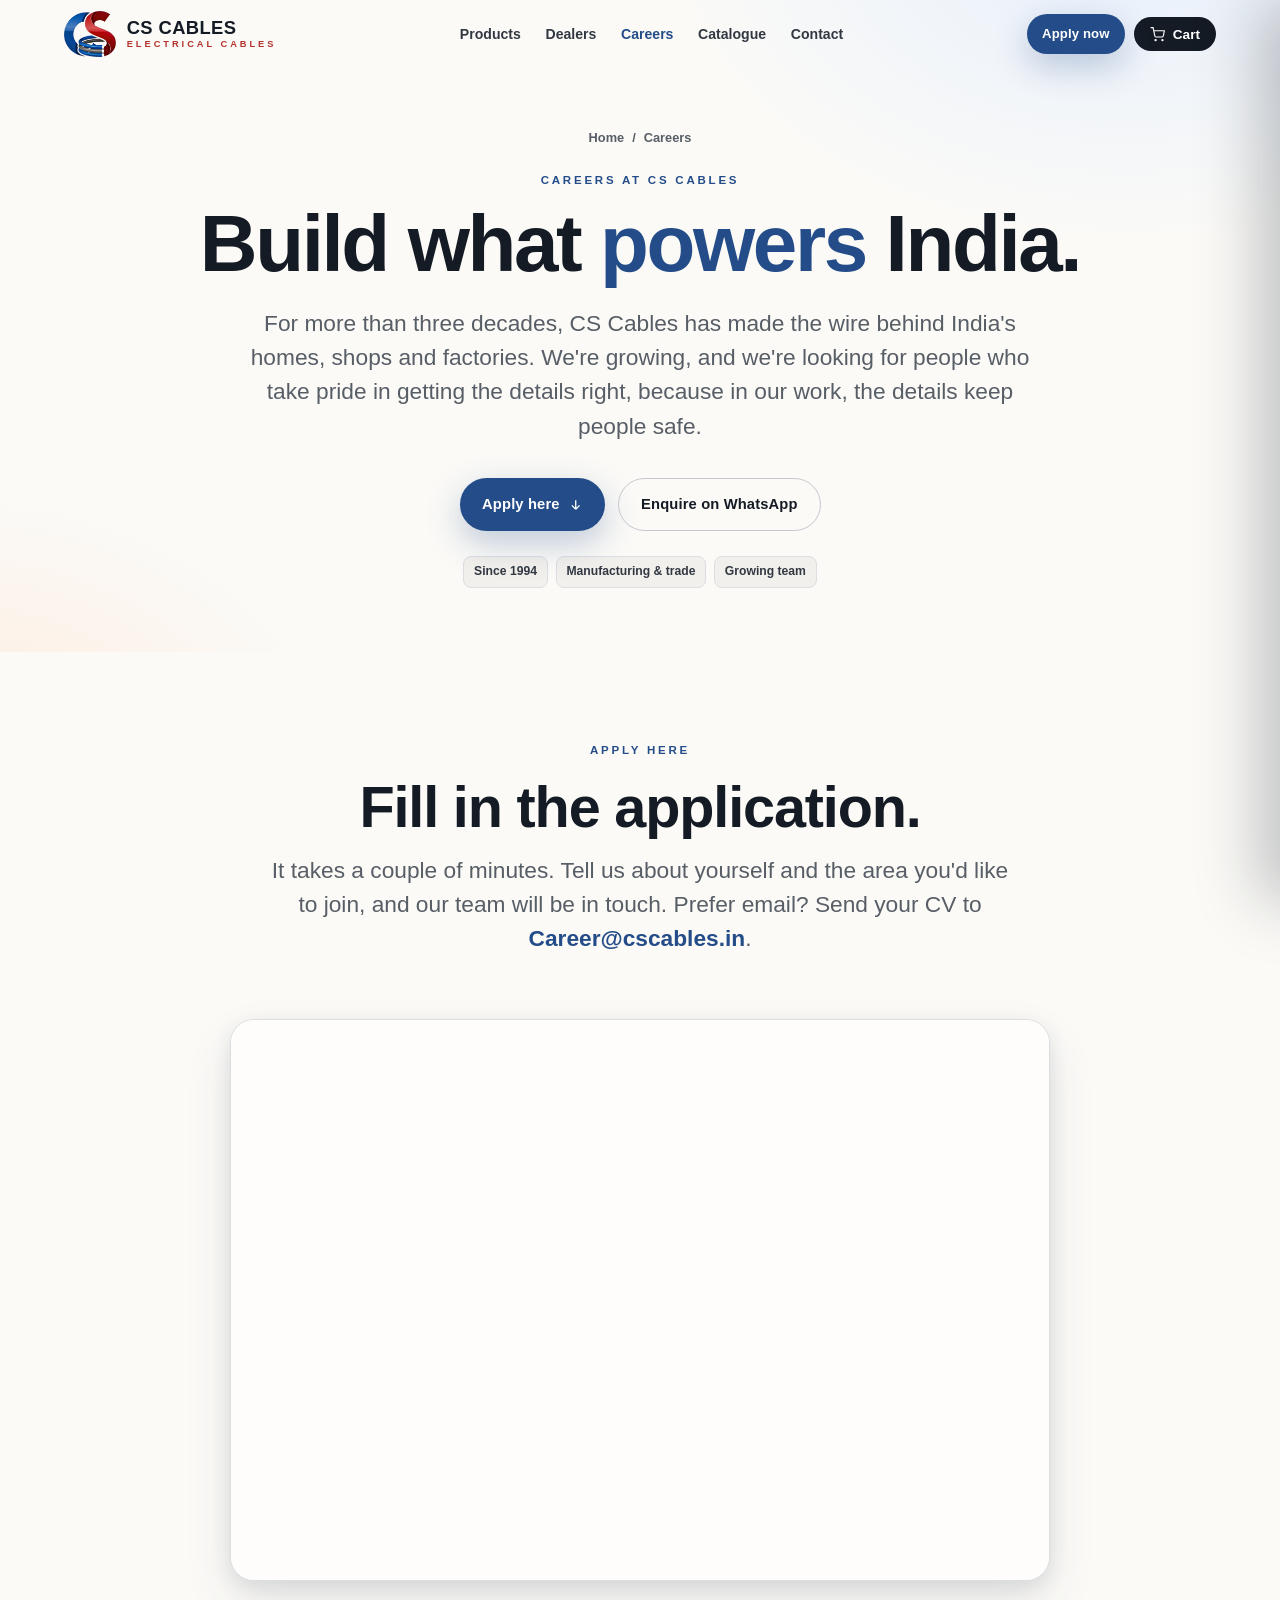
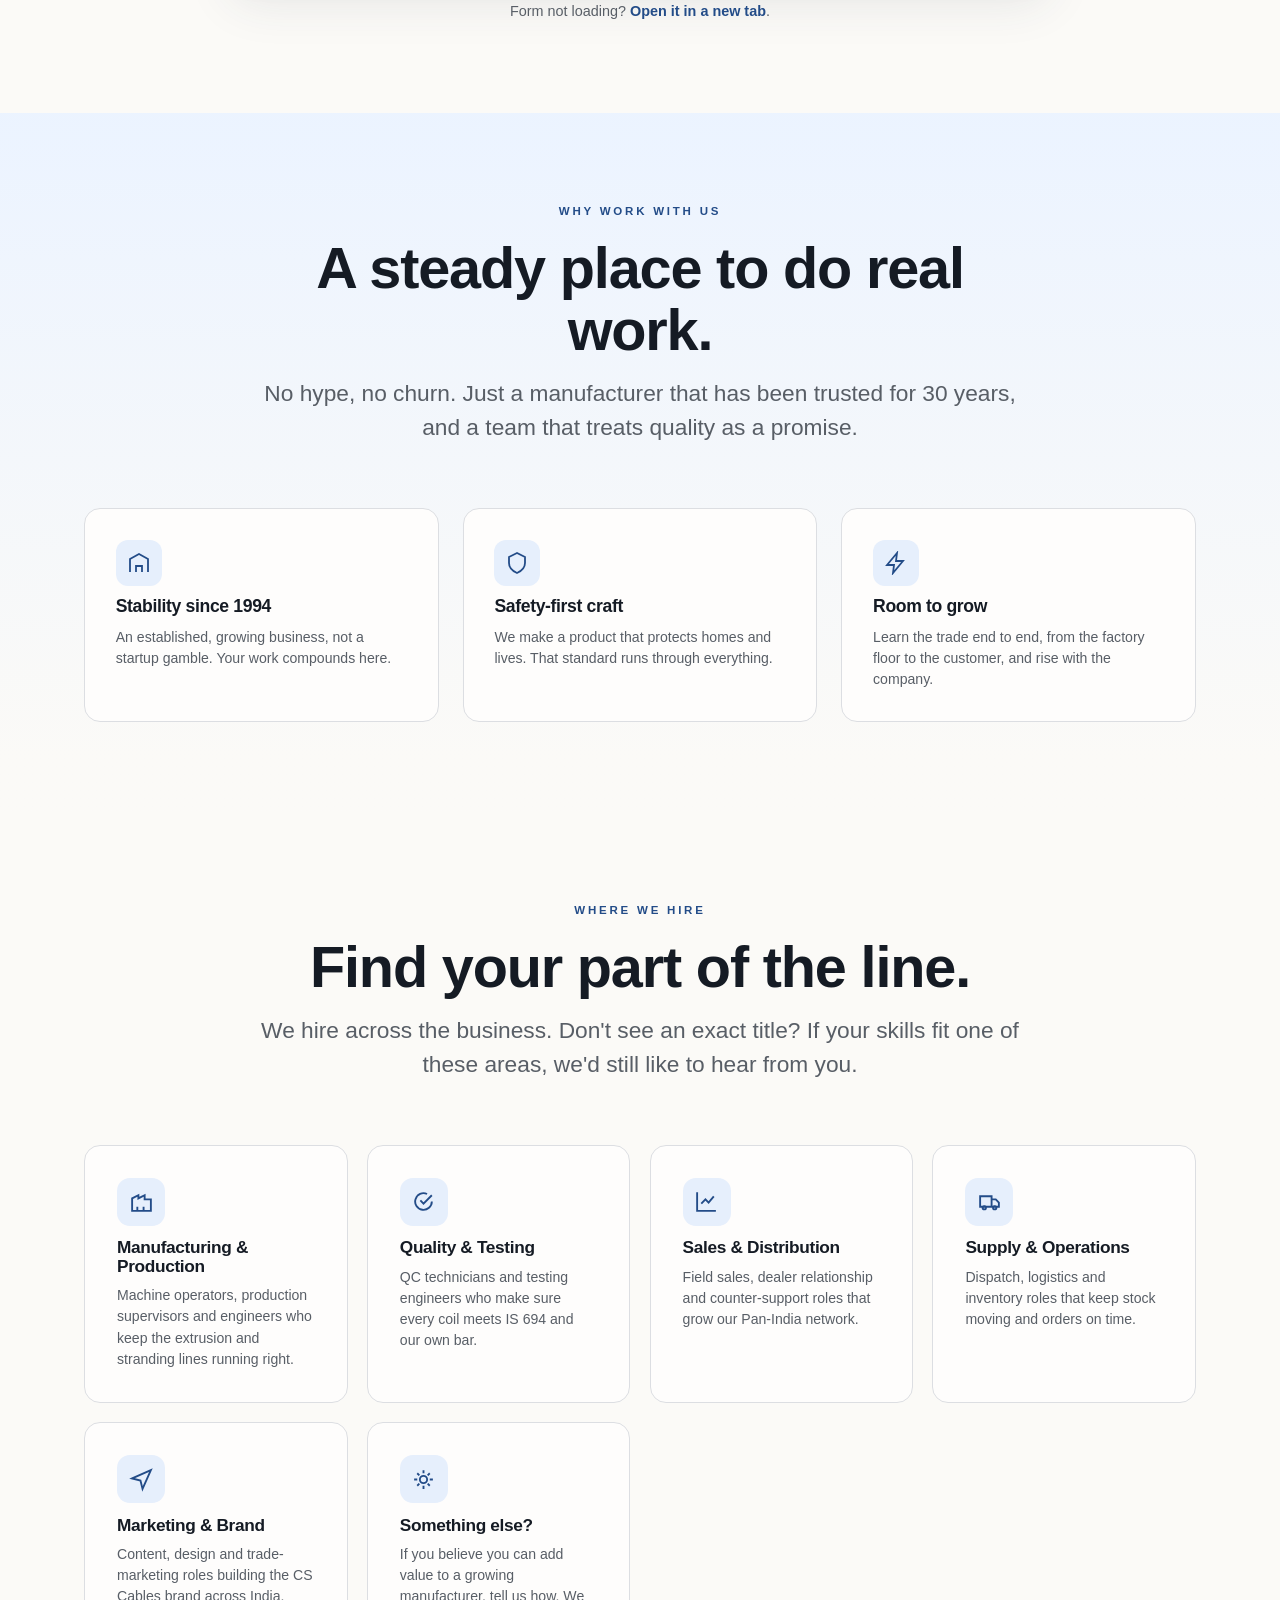
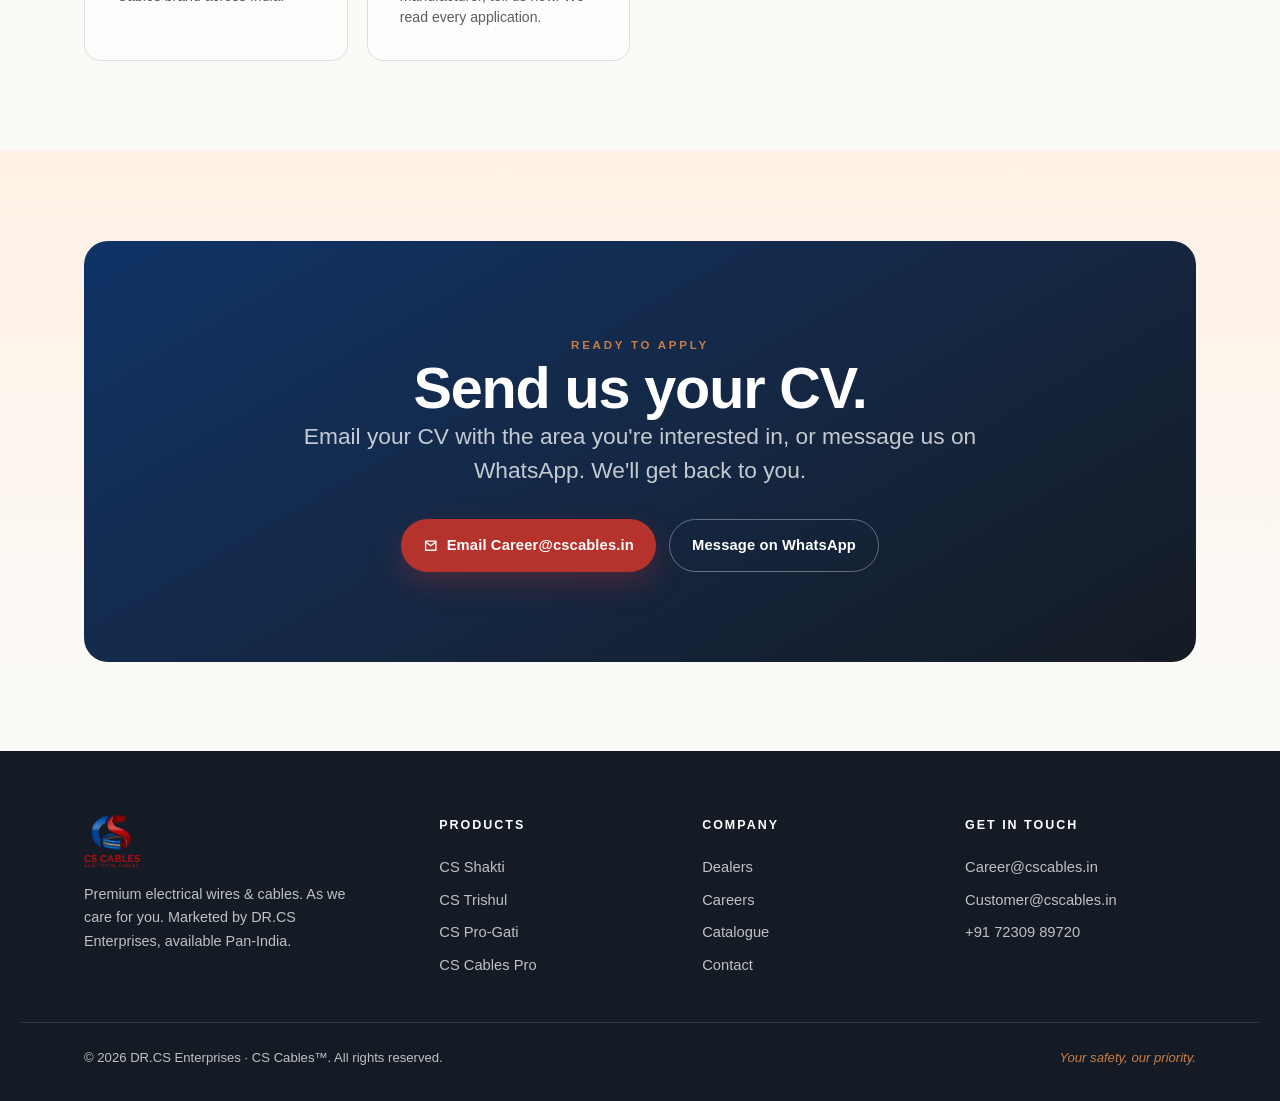
<file: careers.html>
<!DOCTYPE html>
<html lang="en">
<head>
  <meta charset="UTF-8">
  <meta name="viewport" content="width=device-width, initial-scale=1">
  <title>Careers — CS Cables</title>
  <meta name="description" content="Careers at CS Cables (DR.CS Enterprises). Join an established Indian wire & cable manufacturer, in production, quality, sales, operations and more. Send your CV.">
  <link rel="icon" href="images/logo/mark.png">
  <link rel="stylesheet" href="css/styles.css">
</head>
<body>

  <header class="site-header">
    <a class="brand" href="index.html" aria-label="CS Cables home">
      <img src="images/logo/mark.png" alt="CS Cables">
      <span class="brand-txt"><b>CS CABLES</b><span>Electrical Cables</span></span>
    </a>
    <nav class="nav" aria-label="Primary">
      <a href="products.html">Products</a>
      <a href="dealers.html">Dealers</a>
      <a href="careers.html" class="active">Careers</a>
      <a href="catalogue.html">Catalogue</a>
      <a href="contact.html">Contact</a>
    </nav>
    <div class="header-actions">
      <a href="#apply" class="btn btn--primary btn--sm">Apply now</a>
      <button class="cart-btn" aria-label="Open cart">
        <svg viewBox="0 0 24 24" fill="none" stroke="currentColor" stroke-width="1.8"><circle cx="9" cy="21" r="1"/><circle cx="20" cy="21" r="1"/><path d="M1 1h4l2.7 13.4a2 2 0 0 0 2 1.6h9.7a2 2 0 0 0 2-1.6L23 6H6"/></svg>
        Cart <span class="cart-count" data-empty="true">0</span>
      </button>
      <button class="nav-toggle" aria-label="Menu" aria-expanded="false">
        <svg viewBox="0 0 24 24" fill="none" stroke="currentColor" stroke-width="2"><path d="M3 6h18M3 12h18M3 18h18"/></svg>
      </button>
    </div>
  </header>

  <main>
  <!-- PAGE HERO -->
  <section class="page-hero page-hero--center">
    <div class="wrap" data-reveal>
      <div class="crumb"><a href="index.html">Home</a> <span>/</span> <span>Careers</span></div>
      <span class="eyebrow">Careers at CS Cables</span>
      <h1 class="display" style="margin:0.6rem 0 1.2rem">Build what <span class="serif">powers</span> India.</h1>
      <p class="lead">For more than three decades, CS Cables has made the wire behind India's homes, shops and factories. We're growing, and we're looking for people who take pride in getting the details right, because in our work, the details keep people safe.</p>
      <div class="hero-cta" style="justify-content:center">
        <a href="#apply" class="btn btn--primary">Apply here
          <svg viewBox="0 0 24 24" fill="none" stroke="currentColor" stroke-width="2"><path d="M12 5v14m0 0 6-6m-6 6-6-6"/></svg></a>
        <a href="https://wa.me/917230989720?text=Hi%20CS%20Cables%2C%20I%27d%20like%20to%20apply%20for%20a%20role." target="_blank" rel="noopener" class="btn btn--ghost">Enquire on WhatsApp</a>
      </div>
      <div class="series-specs" style="justify-content:center; margin-top:1.6rem">
        <span class="chip">Since 1994</span><span class="chip">Manufacturing &amp; trade</span><span class="chip">Growing team</span>
      </div>
    </div>
  </section>

  <!-- APPLY (embedded Google Form) -->
  <section class="section" id="apply">
    <div class="wrap">
      <div class="sec-head" data-reveal>
        <div>
          <span class="eyebrow">Apply here</span>
          <h2 class="display">Fill in the application.</h2>
          <p class="lead">It takes a couple of minutes. Tell us about yourself and the area you'd like to join, and our team will be in touch. Prefer email? Send your CV to <a href="mailto:Career@cscables.in?subject=Career%20application" style="color:var(--blue); font-weight:700">Career@cscables.in</a>.</p>
        </div>
      </div>
      <div class="form-embed" data-reveal>
        <iframe src="https://docs.google.com/forms/d/e/1FAIpQLSdIRZ5JNbC9p6qnGwM0tp5UWcRE-ECInP0HRseJqrMQeA9fQw/viewform?embedded=true" title="CS Cables job application form" loading="lazy">Loading the application form…</iframe>
      </div>
      <p class="form-fallback">Form not loading? <a href="https://forms.gle/4LUQLfYqwLq8DqL59" target="_blank" rel="noopener">Open it in a new tab</a>.</p>
    </div>
  </section>

  <!-- WHY WORK HERE -->
  <section class="section band">
    <div class="wrap">
      <div class="sec-head" data-reveal>
        <div>
          <span class="eyebrow">Why work with us</span>
          <h2 class="display">A steady place to do real work.</h2>
          <p class="lead">No hype, no churn. Just a manufacturer that has been trusted for 30 years, and a team that treats quality as a promise.</p>
        </div>
      </div>
      <div class="tech-grid">
        <article class="tech-card col-4" data-reveal>
          <span class="ic"><svg viewBox="0 0 24 24" fill="none" stroke="currentColor" stroke-width="1.8"><path d="M3 21V8l9-5 9 5v13M9 21v-6h6v6"/></svg></span>
          <h4>Stability since 1994</h4>
          <p>An established, growing business, not a startup gamble. Your work compounds here.</p>
        </article>
        <article class="tech-card col-4" data-reveal data-delay="1">
          <span class="ic"><svg viewBox="0 0 24 24" fill="none" stroke="currentColor" stroke-width="1.8"><path d="M12 2 4 6v6c0 5 3.5 8 8 10 4.5-2 8-5 8-10V6z"/></svg></span>
          <h4>Safety-first craft</h4>
          <p>We make a product that protects homes and lives. That standard runs through everything.</p>
        </article>
        <article class="tech-card col-4" data-reveal data-delay="2">
          <span class="ic"><svg viewBox="0 0 24 24" fill="none" stroke="currentColor" stroke-width="1.8"><path d="M13 2 3 14h7l-1 8 10-12h-7z"/></svg></span>
          <h4>Room to grow</h4>
          <p>Learn the trade end to end, from the factory floor to the customer, and rise with the company.</p>
        </article>
      </div>
    </div>
  </section>

  <!-- WHERE WE HIRE -->
  <section class="section">
    <div class="wrap">
      <div class="sec-head" data-reveal>
        <div>
          <span class="eyebrow">Where we hire</span>
          <h2 class="display">Find your part of the line.</h2>
          <p class="lead">We hire across the business. Don't see an exact title? If your skills fit one of these areas, we'd still like to hear from you.</p>
        </div>
      </div>
      <div class="roles" data-reveal>
        <article class="role-card">
          <span class="ic"><svg viewBox="0 0 24 24" fill="none" stroke="currentColor" stroke-width="1.8"><path d="M3 21V9l6-3v3l6-3v4h6v11z"/><path d="M8 21v-4M14 21v-4"/></svg></span>
          <h4>Manufacturing &amp; Production</h4>
          <p>Machine operators, production supervisors and engineers who keep the extrusion and stranding lines running right.</p>
        </article>
        <article class="role-card">
          <span class="ic"><svg viewBox="0 0 24 24" fill="none" stroke="currentColor" stroke-width="1.8"><path d="M9 11l3 3 8-8M20 12a8 8 0 1 1-4.6-7.2"/></svg></span>
          <h4>Quality &amp; Testing</h4>
          <p>QC technicians and testing engineers who make sure every coil meets IS 694 and our own bar.</p>
        </article>
        <article class="role-card">
          <span class="ic"><svg viewBox="0 0 24 24" fill="none" stroke="currentColor" stroke-width="1.8"><path d="M3 3v18h18M7 14l4-4 3 3 5-6"/></svg></span>
          <h4>Sales &amp; Distribution</h4>
          <p>Field sales, dealer relationship and counter-support roles that grow our Pan-India network.</p>
        </article>
        <article class="role-card">
          <span class="ic"><svg viewBox="0 0 24 24" fill="none" stroke="currentColor" stroke-width="1.8"><path d="M3 7h11v10H3zM14 10h4l3 3v4h-7z"/><circle cx="7" cy="18" r="1.6"/><circle cx="17" cy="18" r="1.6"/></svg></span>
          <h4>Supply &amp; Operations</h4>
          <p>Dispatch, logistics and inventory roles that keep stock moving and orders on time.</p>
        </article>
        <article class="role-card">
          <span class="ic"><svg viewBox="0 0 24 24" fill="none" stroke="currentColor" stroke-width="1.8"><path d="M3 11l18-8-8 18-2-8z"/></svg></span>
          <h4>Marketing &amp; Brand</h4>
          <p>Content, design and trade-marketing roles building the CS Cables brand across India.</p>
        </article>
        <article class="role-card">
          <span class="ic"><svg viewBox="0 0 24 24" fill="none" stroke="currentColor" stroke-width="1.8"><path d="M12 3v3M12 18v3M3 12h3M18 12h3M6 6l2 2M16 16l2 2M6 18l2-2M16 8l2-2"/><circle cx="12" cy="12" r="3.5"/></svg></span>
          <h4>Something else?</h4>
          <p>If you believe you can add value to a growing manufacturer, tell us how. We read every application.</p>
        </article>
      </div>
    </div>
  </section>

  <!-- APPLY CTA -->
  <section class="section band-warm">
    <div class="wrap">
      <div class="cta" data-reveal>
        <span class="eyebrow">Ready to apply</span>
        <h2 class="display">Send us your CV.</h2>
        <p class="lead">Email your CV with the area you're interested in, or message us on WhatsApp. We'll get back to you.</p>
        <div class="cta-actions">
          <a href="mailto:Career@cscables.in?subject=Career%20application" class="btn btn--red">
            <svg viewBox="0 0 24 24" fill="none" stroke="currentColor" stroke-width="2"><path d="M4 5h16v14H4z"/><path d="m4 6 8 6 8-6"/></svg>
            Email Career@cscables.in</a>
          <a href="https://wa.me/917230989720?text=Hi%20CS%20Cables%2C%20I%27d%20like%20to%20apply%20for%20a%20role." target="_blank" rel="noopener" class="btn btn--ghost">Message on WhatsApp</a>
        </div>
      </div>
    </div>
  </section>
  </main>

  <footer class="site-footer">
    <div class="wrap footer-grid">
      <div class="footer-brand">
        <img src="images/logo/logo.png" alt="CS Cables">
        <p>Premium electrical wires &amp; cables. As we care for you. Marketed by DR.CS Enterprises, available Pan-India.</p>
      </div>
      <div><h5>Products</h5><a href="products.html#shakti">CS Shakti</a><a href="products.html#trishul">CS Trishul</a><a href="products.html#progati">CS Pro-Gati</a><a href="products.html#pro">CS Cables Pro</a></div>
      <div><h5>Company</h5><a href="dealers.html">Dealers</a><a href="careers.html">Careers</a><a href="catalogue.html">Catalogue</a><a href="contact.html">Contact</a></div>
      <div><h5>Get in touch</h5><a href="mailto:Career@cscables.in">Career@cscables.in</a><a href="mailto:Customer@cscables.in">Customer@cscables.in</a><a href="tel:+917230989720">+91 72309 89720</a></div>
    </div>
    <div class="wrap footer-bottom">
      <span>© <span data-year>2026</span> DR.CS Enterprises · CS Cables™. All rights reserved.</span>
      <span class="tag">Your safety, our priority.</span>
    </div>
  </footer>

  <div class="cart-overlay"></div>
  <aside class="cart-drawer" aria-label="Shopping cart">
    <div class="cart-header"><h3>Your order</h3><button class="cart-close" aria-label="Close cart"><svg viewBox="0 0 24 24" fill="none" stroke="currentColor" stroke-width="2"><path d="M18 6 6 18M6 6l12 12"/></svg></button></div>
    <div class="cart-body"></div>
    <div class="cart-foot" hidden>
      <div class="cart-total"><span>Total (MRP)</span><b>₹0</b></div>
      <button class="btn btn--primary cart-checkout">Checkout <svg viewBox="0 0 24 24" fill="none" stroke="currentColor" stroke-width="2"><path d="M5 12h14M13 6l6 6-6 6"/></svg></button>
      <p class="cart-note">Secure Shopify checkout is launching soon. For now your order is sent to us on <a href="https://wa.me/917230989720" target="_blank" rel="noopener">WhatsApp</a> to confirm stock &amp; delivery.</p>
    </div>
  </aside>

  <script src="js/main.js"></script>
</body>
</html>
</file>
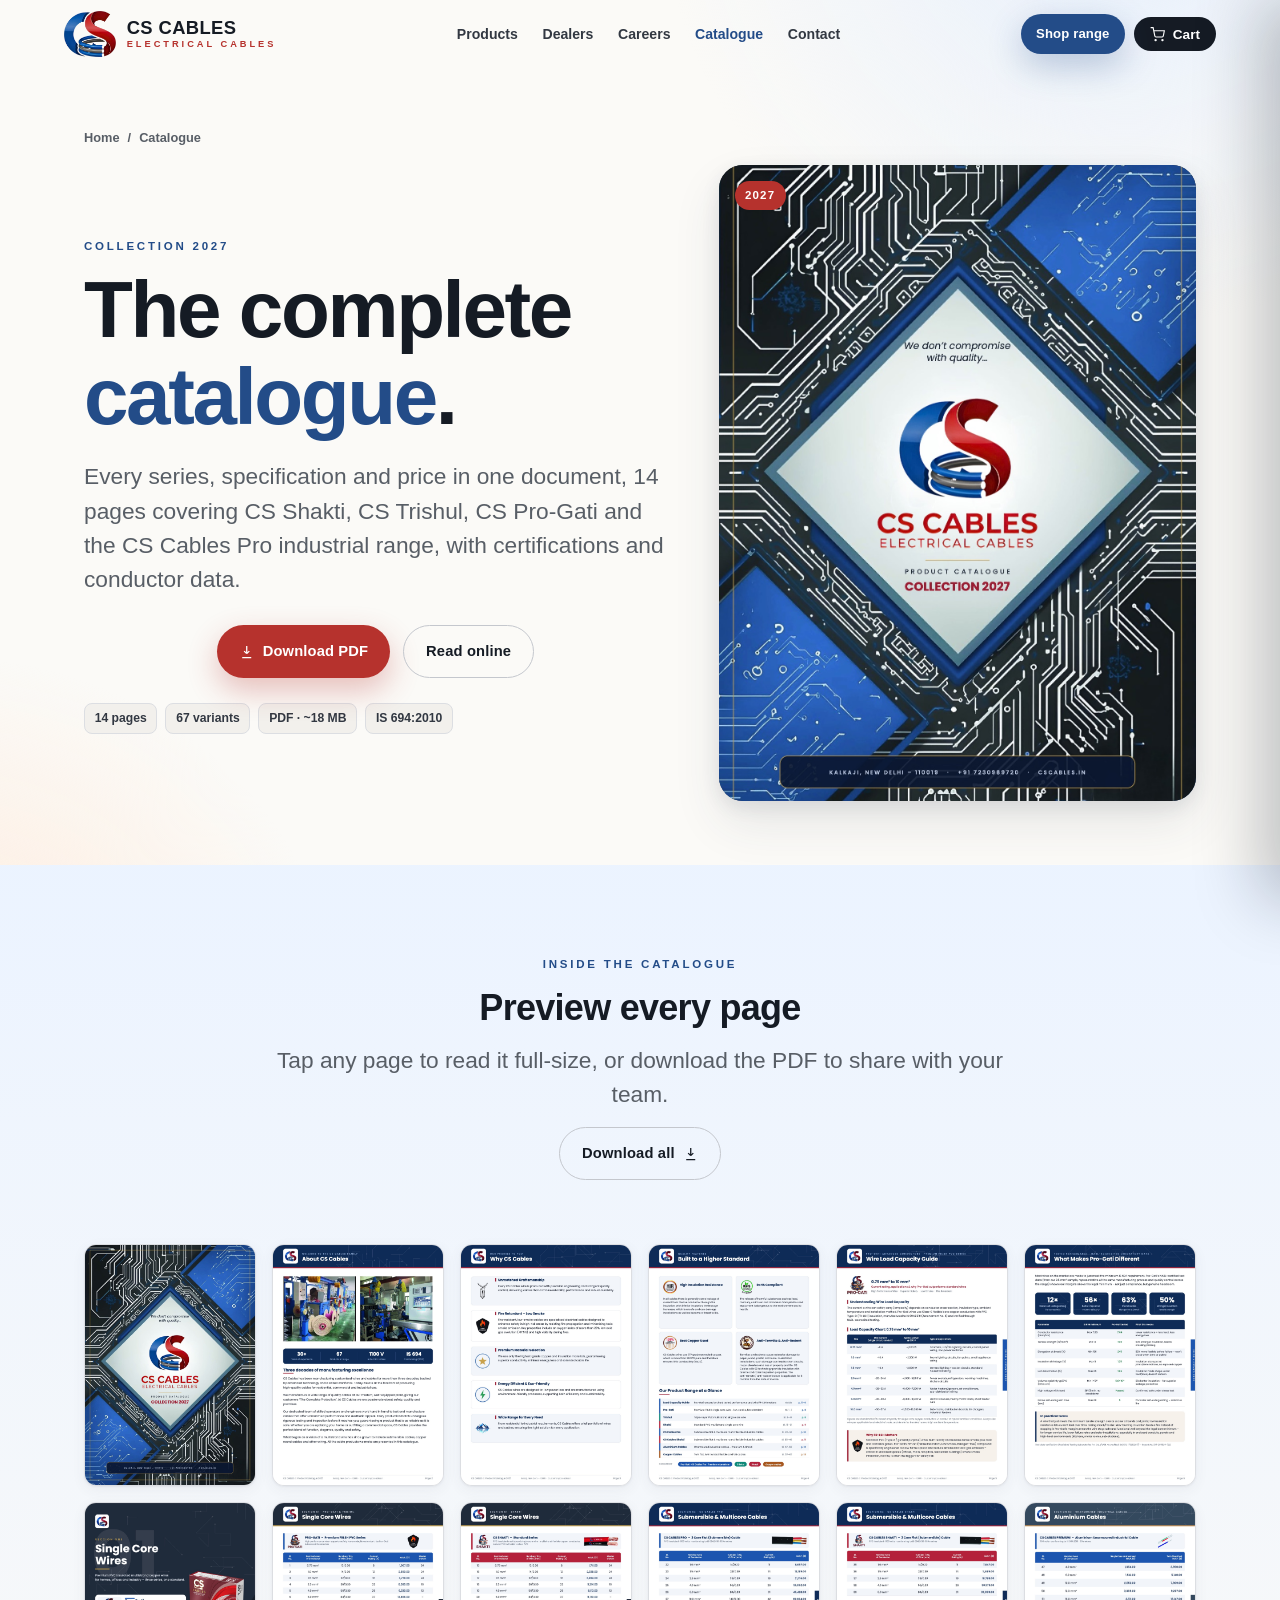
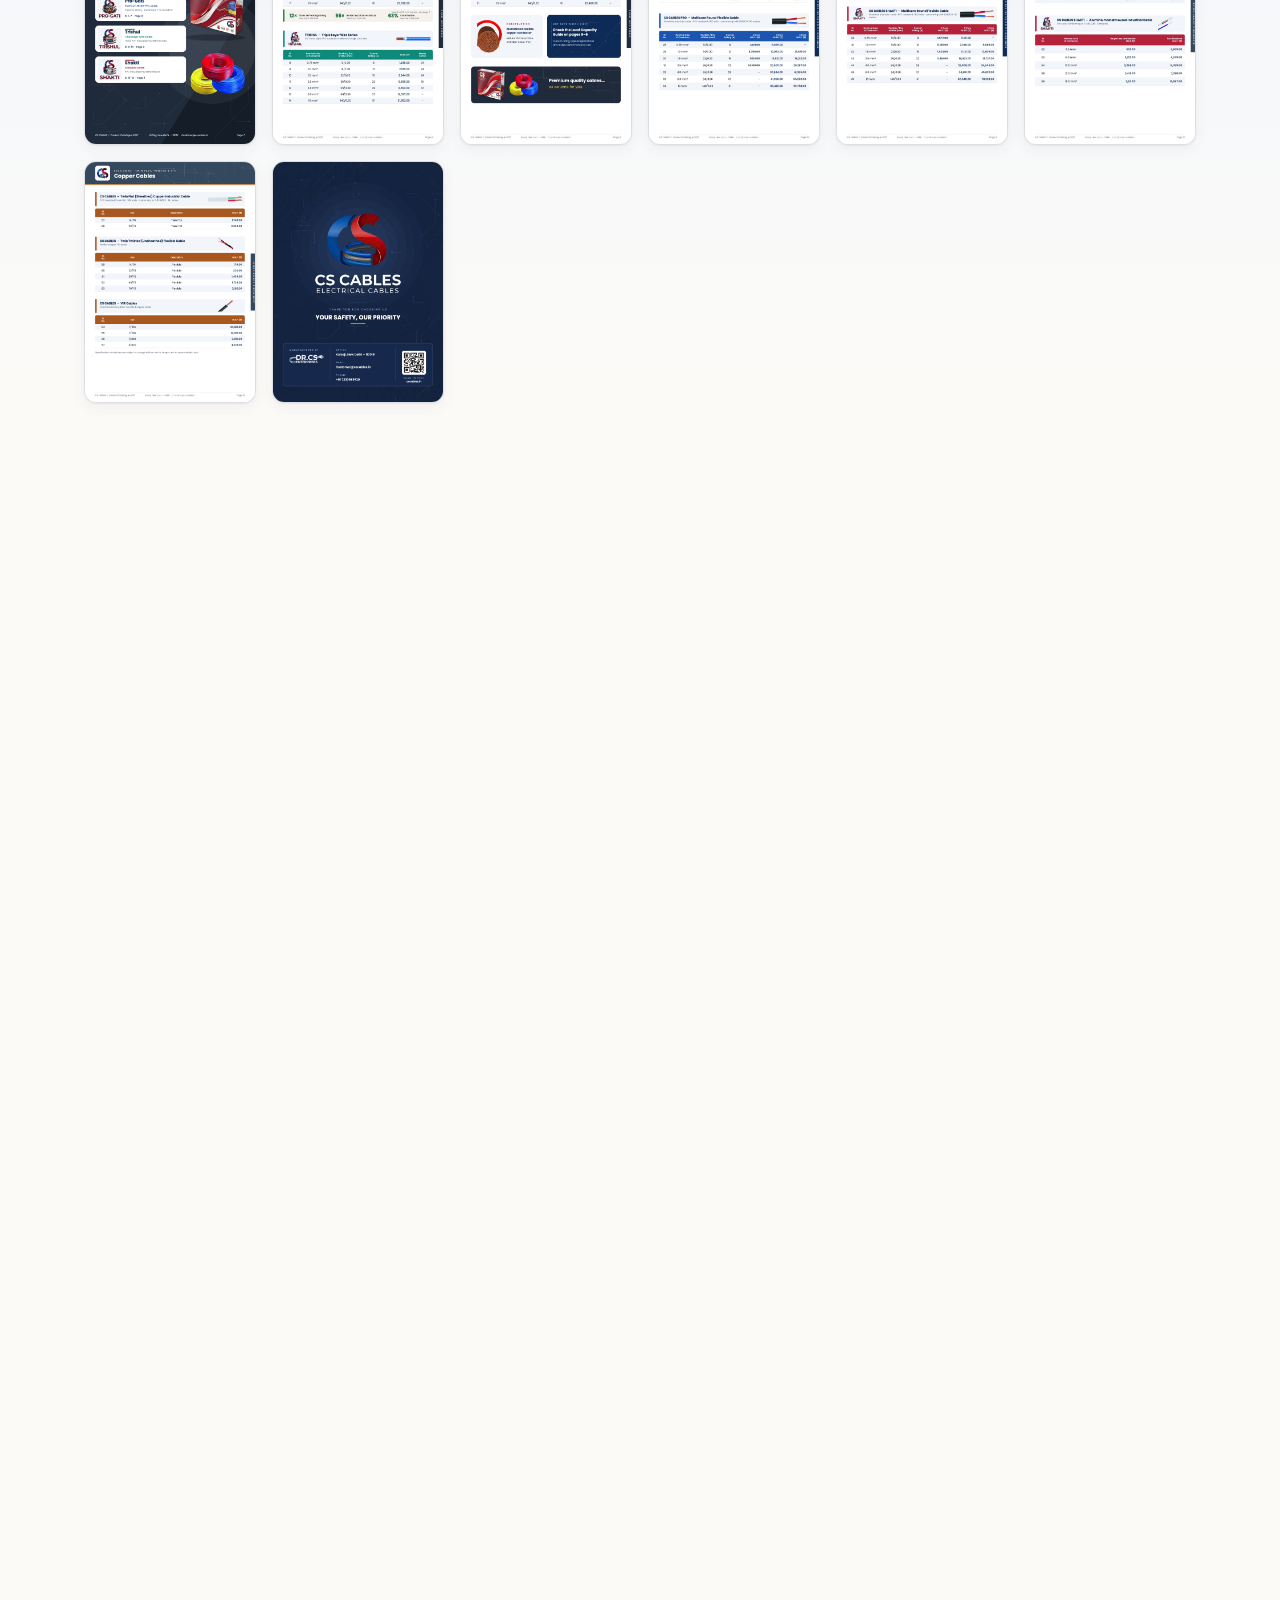
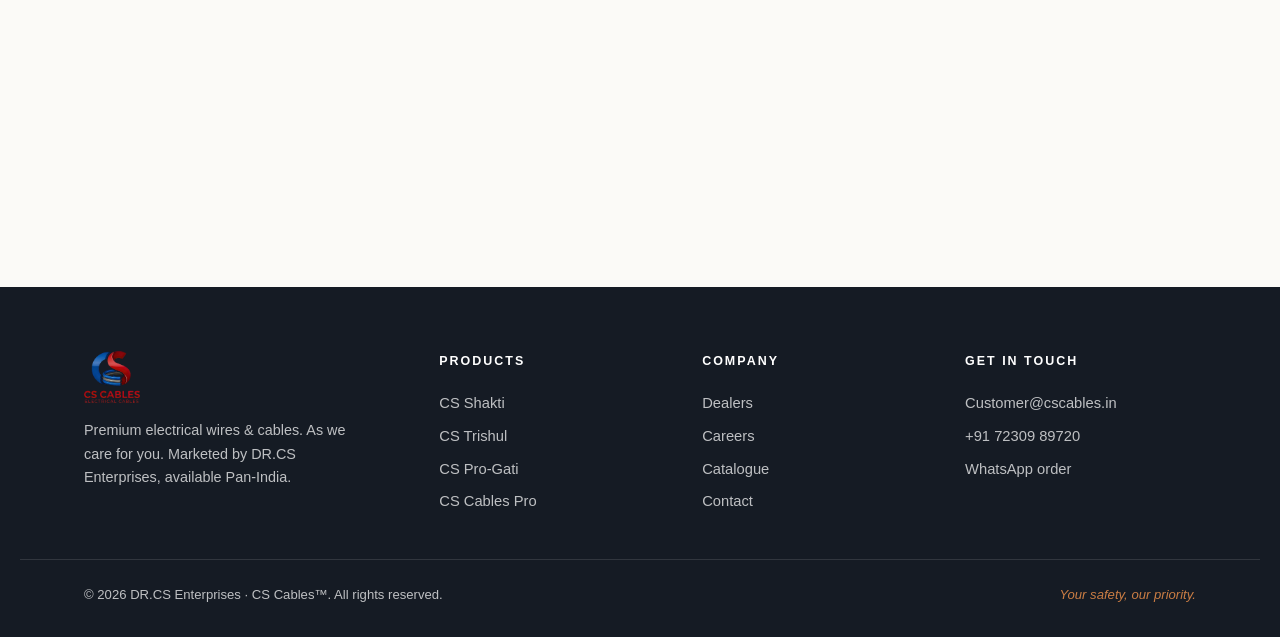
<file: catalogue.html>
<!DOCTYPE html>
<html lang="en">
<head>
  <meta charset="UTF-8">
  <meta name="viewport" content="width=device-width, initial-scale=1">
  <title>Catalogue — CS Cables Collection 2027</title>
  <meta name="description" content="Download the CS Cables Collection 2027 catalogue: full product range, specifications, price list and certifications for CS Shakti, CS Trishul, CS Pro-Gati and CS Cables Pro.">
  <link rel="icon" href="images/logo/mark.png">
  <link rel="stylesheet" href="css/styles.css">
</head>
<body>

  <header class="site-header">
    <a class="brand" href="index.html" aria-label="CS Cables home">
      <img src="images/logo/mark.png" alt="CS Cables">
      <span class="brand-txt"><b>CS CABLES</b><span>Electrical Cables</span></span>
    </a>
    <nav class="nav" aria-label="Primary">
      <a href="products.html">Products</a>
      <a href="dealers.html">Dealers</a>
      <a href="careers.html">Careers</a>
      <a href="catalogue.html" class="active">Catalogue</a>
      <a href="contact.html">Contact</a>
    </nav>
    <div class="header-actions">
      <a class="btn btn--primary btn--sm" href="products.html">Shop range</a>
      <button class="cart-btn" aria-label="Open cart">
        <svg viewBox="0 0 24 24" fill="none" stroke="currentColor" stroke-width="1.8"><circle cx="9" cy="21" r="1"/><circle cx="20" cy="21" r="1"/><path d="M1 1h4l2.7 13.4a2 2 0 0 0 2 1.6h9.7a2 2 0 0 0 2-1.6L23 6H6"/></svg>
        Cart <span class="cart-count" data-empty="true">0</span>
      </button>
      <button class="nav-toggle" aria-label="Menu" aria-expanded="false">
        <svg viewBox="0 0 24 24" fill="none" stroke="currentColor" stroke-width="2"><path d="M3 6h18M3 12h18M3 18h18"/></svg>
      </button>
    </div>
  </header>

  <main>
  <section class="page-hero">
    <div class="wrap">
      <div class="crumb"><a href="index.html">Home</a> <span>/</span> <span>Catalogue</span></div>
      <div class="cat-hero">
        <div data-reveal>
          <span class="eyebrow">Collection 2027</span>
          <h1 class="display" style="margin:0.6rem 0 1.2rem">The complete <span class="serif">catalogue</span>.</h1>
          <p class="lead">Every series, specification and price in one document, 14 pages covering CS Shakti, CS Trishul, CS Pro-Gati and the CS Cables Pro industrial range, with certifications and conductor data.</p>
          <div class="hero-cta" style="margin-top:1.8rem">
            <a class="btn btn--red" href="downloads/CS-Cables-Catalogue-2027.pdf" download>
              <svg viewBox="0 0 24 24" fill="none" stroke="currentColor" stroke-width="2"><path d="M12 3v12m0 0 4-4m-4 4-4-4M5 21h14"/></svg>
              Download PDF</a>
            <a class="btn btn--ghost" href="#viewer">Read online</a>
          </div>
          <div class="series-specs" style="margin-top:1.6rem">
            <span class="chip">14 pages</span><span class="chip">67 variants</span><span class="chip">PDF · ~18 MB</span><span class="chip">IS 694:2010</span>
          </div>
        </div>
        <div class="cat-cover" data-reveal data-delay="1">
          <span class="cat-badge">2027</span>
          <img src="images/catalogue/cover.jpg" alt="CS Cables Collection 2027 catalogue cover">
        </div>
      </div>
    </div>
  </section>

  <!-- PAGE PREVIEW GRID -->
  <section class="section band" id="viewer">
    <div class="wrap">
      <div class="sec-head" data-reveal>
        <div>
          <span class="eyebrow">Inside the catalogue</span>
          <h2 style="font-size:var(--fs-h3)">Preview every page</h2>
          <p class="lead">Tap any page to read it full-size, or download the PDF to share with your team.</p>
        </div>
        <a href="downloads/CS-Cables-Catalogue-2027.pdf" download class="btn btn--ghost">Download all
          <svg viewBox="0 0 24 24" fill="none" stroke="currentColor" stroke-width="2"><path d="M12 3v12m0 0 4-4m-4 4-4-4M5 21h14"/></svg></a>
      </div>
      <div class="cat-pages" data-reveal>
        <div class="cat-page" role="button" tabindex="0" aria-label="View page 1"><img src="images/catalogue/page01.jpg" alt="Catalogue page 1" loading="lazy"><span class="pg-num">Page 1</span></div>
        <div class="cat-page" role="button" tabindex="0" aria-label="View page 2"><img src="images/catalogue/page02.jpg" alt="Catalogue page 2" loading="lazy"><span class="pg-num">Page 2</span></div>
        <div class="cat-page" role="button" tabindex="0" aria-label="View page 3"><img src="images/catalogue/page03.jpg" alt="Catalogue page 3" loading="lazy"><span class="pg-num">Page 3</span></div>
        <div class="cat-page" role="button" tabindex="0" aria-label="View page 4"><img src="images/catalogue/page04.jpg" alt="Catalogue page 4" loading="lazy"><span class="pg-num">Page 4</span></div>
        <div class="cat-page" role="button" tabindex="0" aria-label="View page 5"><img src="images/catalogue/page05.jpg" alt="Catalogue page 5" loading="lazy"><span class="pg-num">Page 5</span></div>
        <div class="cat-page" role="button" tabindex="0" aria-label="View page 6"><img src="images/catalogue/page06.jpg" alt="Catalogue page 6" loading="lazy"><span class="pg-num">Page 6</span></div>
        <div class="cat-page" role="button" tabindex="0" aria-label="View page 7"><img src="images/catalogue/page07.jpg" alt="Catalogue page 7" loading="lazy"><span class="pg-num">Page 7</span></div>
        <div class="cat-page" role="button" tabindex="0" aria-label="View page 8"><img src="images/catalogue/page08.jpg" alt="Catalogue page 8" loading="lazy"><span class="pg-num">Page 8</span></div>
        <div class="cat-page" role="button" tabindex="0" aria-label="View page 9"><img src="images/catalogue/page09.jpg" alt="Catalogue page 9" loading="lazy"><span class="pg-num">Page 9</span></div>
        <div class="cat-page" role="button" tabindex="0" aria-label="View page 10"><img src="images/catalogue/page10.jpg" alt="Catalogue page 10" loading="lazy"><span class="pg-num">Page 10</span></div>
        <div class="cat-page" role="button" tabindex="0" aria-label="View page 11"><img src="images/catalogue/page11.jpg" alt="Catalogue page 11" loading="lazy"><span class="pg-num">Page 11</span></div>
        <div class="cat-page" role="button" tabindex="0" aria-label="View page 12"><img src="images/catalogue/page12.jpg" alt="Catalogue page 12" loading="lazy"><span class="pg-num">Page 12</span></div>
        <div class="cat-page" role="button" tabindex="0" aria-label="View page 13"><img src="images/catalogue/page13.jpg" alt="Catalogue page 13" loading="lazy"><span class="pg-num">Page 13</span></div>
        <div class="cat-page" role="button" tabindex="0" aria-label="View page 14"><img src="images/catalogue/page14.jpg" alt="Catalogue page 14" loading="lazy"><span class="pg-num">Page 14</span></div>
      </div>
    </div>
  </section>

  <!-- CERTIFICATIONS -->
  <section class="section">
    <div class="wrap">
      <div class="sec-head" data-reveal>
        <div>
          <span class="eyebrow">Standards &amp; compliance</span>
          <h2 style="font-size:var(--fs-h3)">Certified at every layer</h2>
          <p class="lead">CS Cables is manufactured to national and international standards, so every coil you install is safe, compliant and traceable.</p>
        </div>
      </div>
      <div class="tech-grid">
        <article class="tech-card col-4" data-reveal><span class="ic"><svg viewBox="0 0 24 24" fill="none" stroke="currentColor" stroke-width="1.8"><path d="M12 2 4 6v6c0 5 3.5 8 8 10 4.5-2 8-5 8-10V6z"/><path d="m9 12 2 2 4-4"/></svg></span><h4>ISO 9001:2008</h4><p>Quality management certified manufacturing across the plant.</p></article>
        <article class="tech-card col-4" data-reveal data-delay="1"><span class="ic"><svg viewBox="0 0 24 24" fill="none" stroke="currentColor" stroke-width="1.8"><path d="M4 5h16v14H4z"/><path d="M8 9h8M8 13h5"/></svg></span><h4>IS 694:2010</h4><p>Conforms to Indian Standard for PVC insulated cables up to 1100 V.</p></article>
        <article class="tech-card col-4" data-reveal data-delay="2"><span class="ic"><svg viewBox="0 0 24 24" fill="none" stroke="currentColor" stroke-width="1.8"><path d="M12 2s6 5 6 11a6 6 0 0 1-12 0c0-2 1-3.5 2-5"/></svg></span><h4>FR-LS &amp; HIR</h4><p>Fire retardant low smoke insulation with high insulation resistance.</p></article>
        <article class="tech-card col-6" data-reveal><span class="ic"><svg viewBox="0 0 24 24" fill="none" stroke="currentColor" stroke-width="1.8"><path d="M12 3C7 8 7 12 7 14a5 5 0 0 0 10 0c0-2 0-6-5-11z"/></svg></span><h4>RoHS compliant &amp; CE marked</h4><p>Free from hazardous substances, manufactured through environment-friendly processes, and CE marked for conformity.</p></article>
        <article class="tech-card col-6" data-reveal data-delay="1"><span class="ic"><svg viewBox="0 0 24 24" fill="none" stroke="currentColor" stroke-width="1.8"><path d="M4 20c4-2 5-6 5-10M20 20c-4-2-5-6-5-10M9 5a3 3 0 0 1 6 0"/></svg></span><h4>S3 anti-termite &amp; anti-rodent</h4><p>Insulation engineered to repel termites and rodents, applicable for six months from date of invoice.</p></article>
      </div>
    </div>
  </section>

  <!-- ENQUIRY CTA -->
  <section class="section section--tight">
    <div class="wrap">
      <div class="cta" data-reveal>
        <span class="eyebrow">Dealer &amp; bulk enquiries</span>
        <h2 class="display">Need trade pricing or a custom spec?</h2>
        <p class="lead">Share your requirement and our team will get back with availability, dealer rates and delivery timelines across India.</p>
        <div class="cta-actions">
          <a class="btn btn--red" href="https://wa.me/917230989720" target="_blank" rel="noopener">
            <svg viewBox="0 0 24 24" fill="currentColor"><path d="M12 2a10 10 0 0 0-8.6 15l-1.3 4.7 4.8-1.3A10 10 0 1 0 12 2m0 2a8 8 0 1 1-4.1 14.9l-.3-.2-2.8.7.8-2.7-.2-.3A8 8 0 0 1 12 4m-2.9 4c-.2 0-.5.1-.6.3-.3.3-.9.9-.9 2.1s.9 2.4 1 2.6c.1.2 1.7 2.8 4.3 3.8 2.1.8 2.6.7 3 .6.6-.1 1.5-.6 1.7-1.2.2-.6.2-1.1.1-1.2 0-.1-.2-.2-.5-.3l-1.5-.8c-.2-.1-.4-.1-.6.1l-.6.8c-.1.2-.3.2-.5.1-.3-.1-1.1-.4-2-1.3-.8-.7-1.3-1.5-1.4-1.7-.1-.2 0-.4.1-.5l.4-.5c.1-.1.1-.3.2-.4v-.4l-.8-1.8c-.2-.4-.4-.4-.6-.4z"/></svg>
            WhatsApp us</a>
          <a class="btn btn--ghost" href="mailto:Customer@cscables.in">Email the team</a>
        </div>
      </div>
    </div>
  </section>
  </main>

  <footer class="site-footer">
    <div class="wrap footer-grid">
      <div class="footer-brand">
        <img src="images/logo/logo.png" alt="CS Cables">
        <p>Premium electrical wires &amp; cables. As we care for you. Marketed by DR.CS Enterprises, available Pan-India.</p>
      </div>
      <div><h5>Products</h5><a href="products.html#shakti">CS Shakti</a><a href="products.html#trishul">CS Trishul</a><a href="products.html#progati">CS Pro-Gati</a><a href="products.html#pro">CS Cables Pro</a></div>
      <div><h5>Company</h5><a href="dealers.html">Dealers</a><a href="careers.html">Careers</a><a href="catalogue.html">Catalogue</a><a href="contact.html">Contact</a></div>
      <div><h5>Get in touch</h5><a href="mailto:Customer@cscables.in">Customer@cscables.in</a><a href="tel:+917230989720">+91 72309 89720</a><a href="https://wa.me/917230989720" target="_blank" rel="noopener">WhatsApp order</a></div>
    </div>
    <div class="wrap footer-bottom">
      <span>© <span data-year>2026</span> DR.CS Enterprises · CS Cables™. All rights reserved.</span>
      <span class="tag">Your safety, our priority.</span>
    </div>
  </footer>

  <div class="cart-overlay"></div>
  <aside class="cart-drawer" aria-label="Shopping cart">
    <div class="cart-header"><h3>Your order</h3><button class="cart-close" aria-label="Close cart"><svg viewBox="0 0 24 24" fill="none" stroke="currentColor" stroke-width="2"><path d="M18 6 6 18M6 6l12 12"/></svg></button></div>
    <div class="cart-body"></div>
    <div class="cart-foot" hidden>
      <div class="cart-total"><span>Total (MRP)</span><b>₹0</b></div>
      <button class="btn btn--primary cart-checkout">Checkout <svg viewBox="0 0 24 24" fill="none" stroke="currentColor" stroke-width="2"><path d="M5 12h14M13 6l6 6-6 6"/></svg></button>
      <p class="cart-note">Secure Shopify checkout is launching soon. For now your order is sent to us on <a href="https://wa.me/917230989720" target="_blank" rel="noopener">WhatsApp</a> to confirm stock &amp; delivery.</p>
    </div>
  </aside>

  <!-- ============ CATALOGUE LIGHTBOX ============ -->
  <div class="lightbox" aria-label="Catalogue page viewer">
    <button class="lightbox-close" aria-label="Close"><svg viewBox="0 0 24 24" fill="none" stroke="currentColor" stroke-width="2"><path d="M18 6 6 18M6 6l12 12"/></svg></button>
    <button class="lightbox-nav lightbox-prev" aria-label="Previous page"><svg viewBox="0 0 24 24" fill="none" stroke="currentColor" stroke-width="2"><path d="M15 18l-6-6 6-6"/></svg></button>
    <img alt="Catalogue page">
    <button class="lightbox-nav lightbox-next" aria-label="Next page"><svg viewBox="0 0 24 24" fill="none" stroke="currentColor" stroke-width="2"><path d="M9 6l6 6-6 6"/></svg></button>
    <span class="lightbox-count"></span>
  </div>

  <script src="js/main.js"></script>
</body>
</html>
</file>
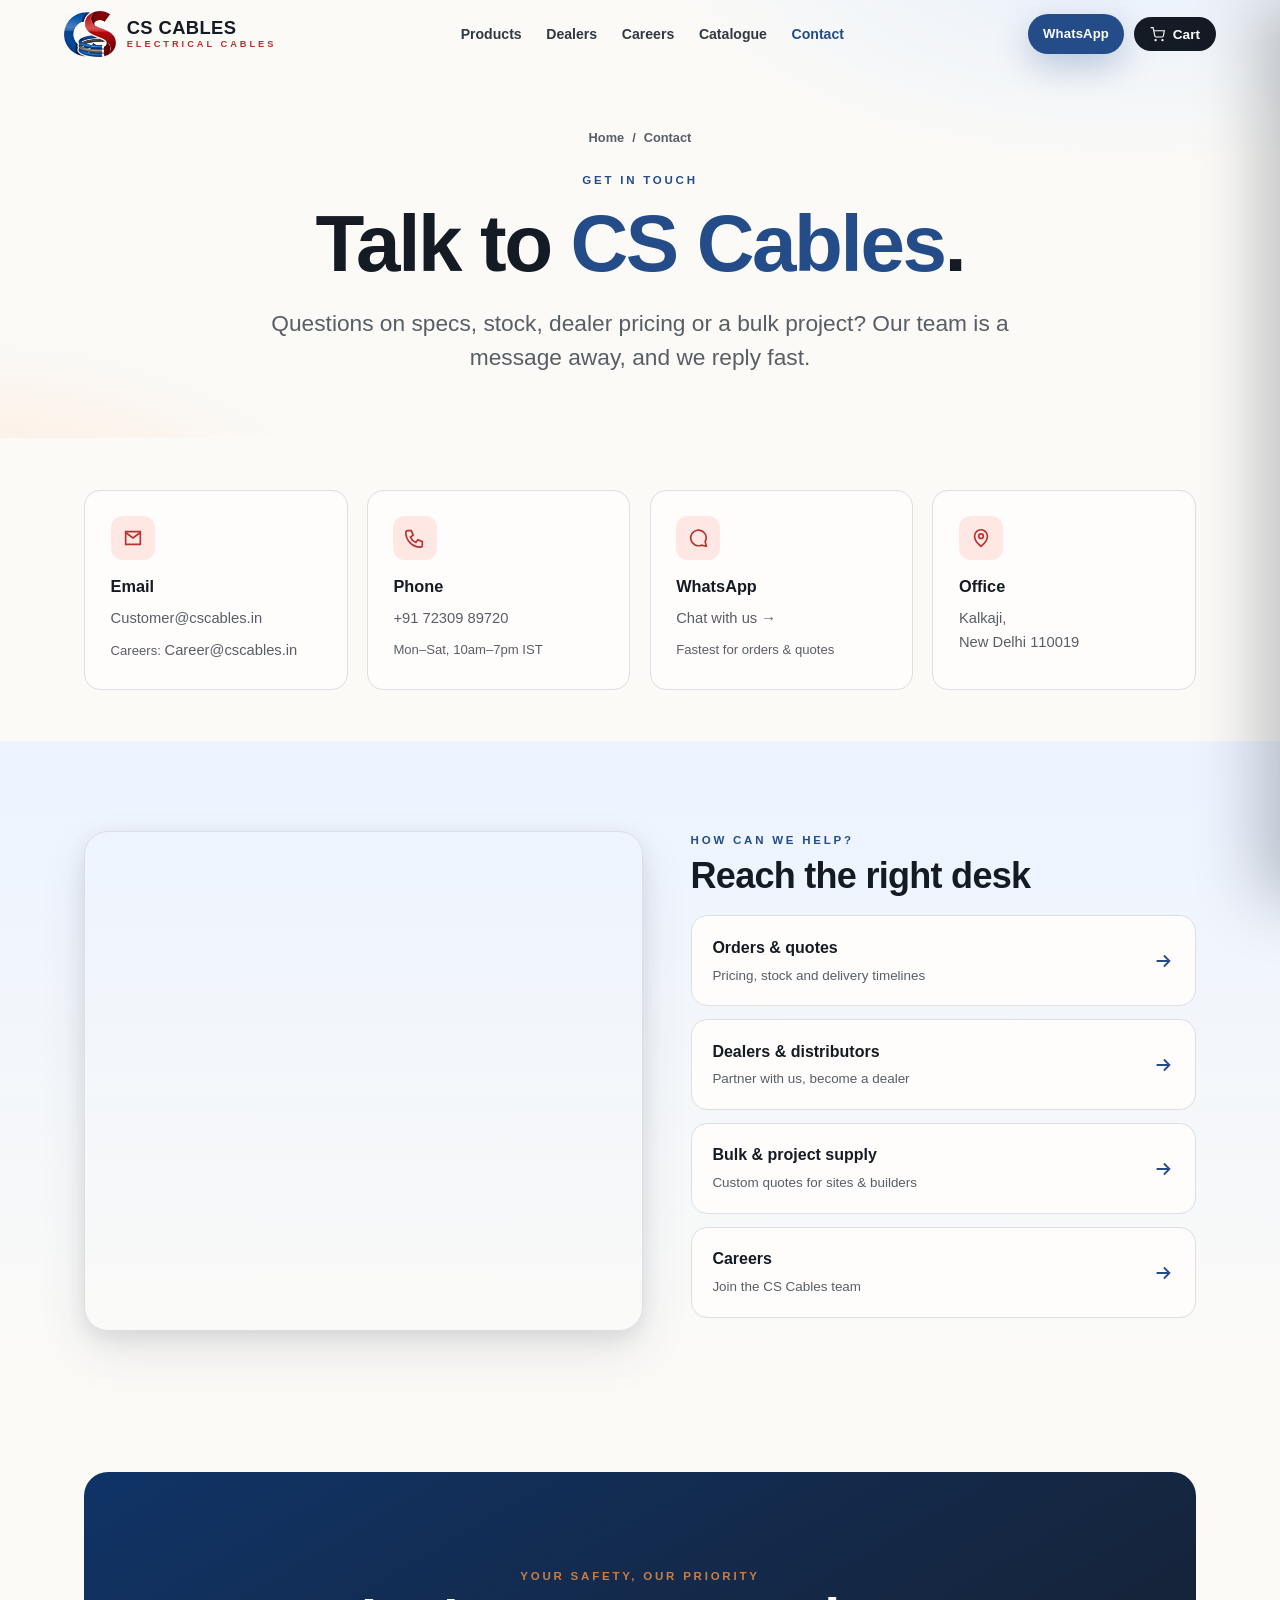
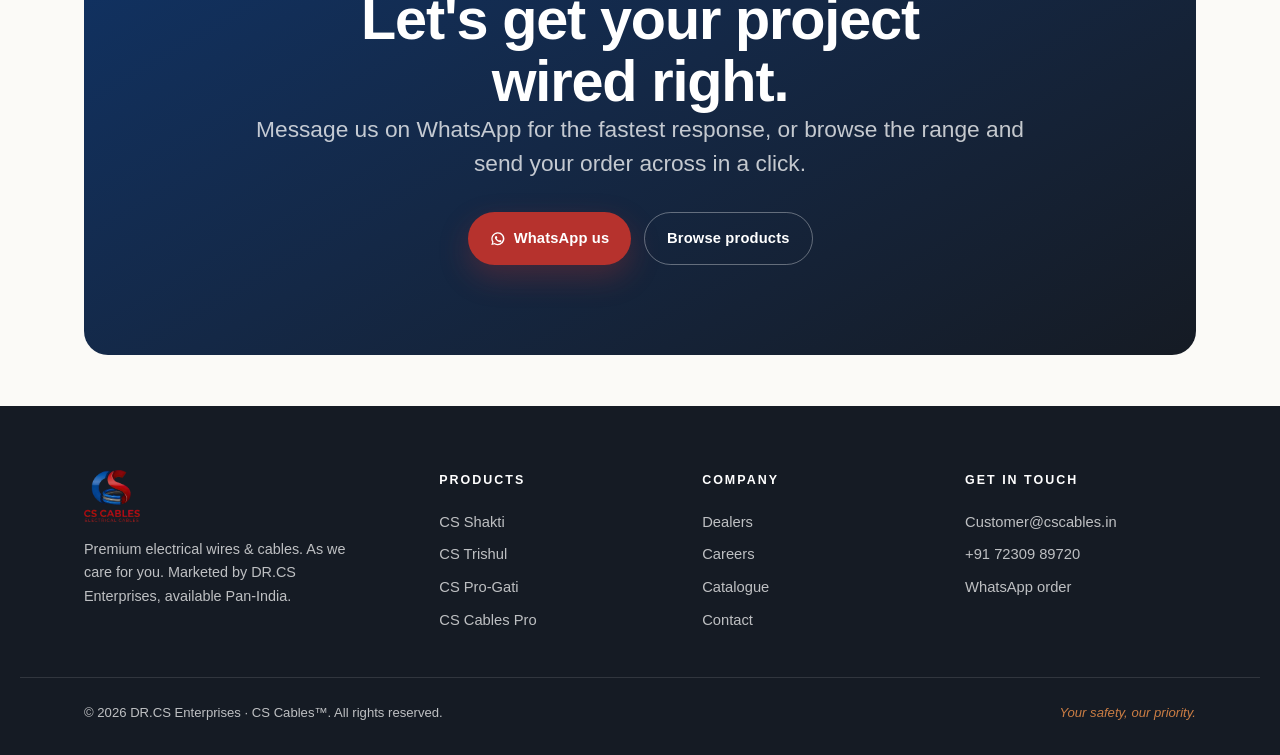
<file: contact.html>
<!DOCTYPE html>
<html lang="en">
<head>
  <meta charset="UTF-8">
  <meta name="viewport" content="width=device-width, initial-scale=1">
  <title>Contact — CS Cables</title>
  <meta name="description" content="Contact CS Cables (DR.CS Enterprises). Email Customer@cscables.in, call or WhatsApp +91 72309 89720, or visit our office at Kalkaji, New Delhi 110019. Pan-India supply.">
  <link rel="icon" href="images/logo/mark.png">
  <link rel="stylesheet" href="css/styles.css">
</head>
<body>

  <header class="site-header">
    <a class="brand" href="index.html" aria-label="CS Cables home">
      <img src="images/logo/mark.png" alt="CS Cables">
      <span class="brand-txt"><b>CS CABLES</b><span>Electrical Cables</span></span>
    </a>
    <nav class="nav" aria-label="Primary">
      <a href="products.html">Products</a>
      <a href="dealers.html">Dealers</a>
      <a href="careers.html">Careers</a>
      <a href="catalogue.html">Catalogue</a>
      <a href="contact.html" class="active">Contact</a>
    </nav>
    <div class="header-actions">
      <a class="btn btn--primary btn--sm" href="https://wa.me/917230989720" target="_blank" rel="noopener">WhatsApp</a>
      <button class="cart-btn" aria-label="Open cart">
        <svg viewBox="0 0 24 24" fill="none" stroke="currentColor" stroke-width="1.8"><circle cx="9" cy="21" r="1"/><circle cx="20" cy="21" r="1"/><path d="M1 1h4l2.7 13.4a2 2 0 0 0 2 1.6h9.7a2 2 0 0 0 2-1.6L23 6H6"/></svg>
        Cart <span class="cart-count" data-empty="true">0</span>
      </button>
      <button class="nav-toggle" aria-label="Menu" aria-expanded="false">
        <svg viewBox="0 0 24 24" fill="none" stroke="currentColor" stroke-width="2"><path d="M3 6h18M3 12h18M3 18h18"/></svg>
      </button>
    </div>
  </header>

  <main>
  <!-- PAGE HERO -->
  <section class="page-hero page-hero--center">
    <div class="wrap" data-reveal>
      <div class="crumb"><a href="index.html">Home</a> <span>/</span> <span>Contact</span></div>
      <span class="eyebrow">Get in touch</span>
      <h1 class="display" style="margin:0.6rem 0 1.2rem">Talk to <span class="serif">CS Cables</span>.</h1>
      <p class="lead">Questions on specs, stock, dealer pricing or a bulk project? Our team is a message away, and we reply fast.</p>
    </div>
  </section>

  <!-- CONTACT CARDS -->
  <section class="section section--tight">
    <div class="wrap">
      <div class="contact-grid">
        <div class="contact-card" data-reveal>
          <span class="ic"><svg viewBox="0 0 24 24" fill="none" stroke="currentColor" stroke-width="1.8"><path d="M4 5h16v14H4z"/><path d="m4 6 8 6 8-6"/></svg></span>
          <b>Email</b><a href="mailto:Customer@cscables.in">Customer@cscables.in</a>
          <span style="font-size:0.82rem">Careers: <a href="mailto:Career@cscables.in">Career@cscables.in</a></span>
        </div>
        <div class="contact-card" data-reveal data-delay="1">
          <span class="ic"><svg viewBox="0 0 24 24" fill="none" stroke="currentColor" stroke-width="1.8"><path d="M4 4h4l2 5-3 2a12 12 0 0 0 6 6l2-3 5 2v4a2 2 0 0 1-2 2A16 16 0 0 1 2 6a2 2 0 0 1 2-2z"/></svg></span>
          <b>Phone</b><a href="tel:+917230989720">+91 72309 89720</a>
          <span style="font-size:0.82rem">Mon–Sat, 10am–7pm IST</span>
        </div>
        <div class="contact-card" data-reveal data-delay="2">
          <span class="ic"><svg viewBox="0 0 24 24" fill="none" stroke="currentColor" stroke-width="1.8"><path d="M21 11.5a8.4 8.4 0 0 1-1.2 4.3L21 21l-5.3-1.2a8.5 8.5 0 1 1 5.3-8.3z"/></svg></span>
          <b>WhatsApp</b><a href="https://wa.me/917230989720" target="_blank" rel="noopener">Chat with us →</a>
          <span style="font-size:0.82rem">Fastest for orders &amp; quotes</span>
        </div>
        <div class="contact-card" data-reveal data-delay="3">
          <span class="ic"><svg viewBox="0 0 24 24" fill="none" stroke="currentColor" stroke-width="1.8"><path d="M12 21s7-5.5 7-11a7 7 0 1 0-14 0c0 5.5 7 11 7 11z"/><circle cx="12" cy="10" r="2.5"/></svg></span>
          <b>Office</b><span>Kalkaji,<br>New Delhi 110019</span>
        </div>
      </div>
    </div>
  </section>

  <!-- MAP + QUICK ROUTES -->
  <section class="section band">
    <div class="wrap">
      <div class="contact-split">
        <div class="contact-map" data-reveal>
          <iframe title="CS Cables location — Kalkaji, New Delhi" loading="lazy" referrerpolicy="no-referrer-when-downgrade"
            src="https://www.google.com/maps?q=Kalkaji,+New+Delhi+110019&output=embed"></iframe>
        </div>
        <div class="contact-routes" data-reveal data-delay="1">
          <span class="eyebrow">How can we help?</span>
          <h2 style="font-size:var(--fs-h3); margin:0.5rem 0 1.2rem">Reach the right desk</h2>
          <a class="route-row" href="https://wa.me/917230989720?text=Hello%20CS%20Cables%2C%20I%27d%20like%20a%20product%20quote." target="_blank" rel="noopener">
            <div><b>Orders &amp; quotes</b><span>Pricing, stock and delivery timelines</span></div>
            <svg viewBox="0 0 24 24" fill="none" stroke="currentColor" stroke-width="2"><path d="M5 12h14M13 6l6 6-6 6"/></svg>
          </a>
          <a class="route-row" href="dealers.html">
            <div><b>Dealers &amp; distributors</b><span>Partner with us, become a dealer</span></div>
            <svg viewBox="0 0 24 24" fill="none" stroke="currentColor" stroke-width="2"><path d="M5 12h14M13 6l6 6-6 6"/></svg>
          </a>
          <a class="route-row" href="mailto:Customer@cscables.in?subject=Bulk%20%2F%20project%20enquiry">
            <div><b>Bulk &amp; project supply</b><span>Custom quotes for sites &amp; builders</span></div>
            <svg viewBox="0 0 24 24" fill="none" stroke="currentColor" stroke-width="2"><path d="M5 12h14M13 6l6 6-6 6"/></svg>
          </a>
          <a class="route-row" href="careers.html">
            <div><b>Careers</b><span>Join the CS Cables team</span></div>
            <svg viewBox="0 0 24 24" fill="none" stroke="currentColor" stroke-width="2"><path d="M5 12h14M13 6l6 6-6 6"/></svg>
          </a>
        </div>
      </div>
    </div>
  </section>

  <!-- CTA -->
  <section class="section section--tight">
    <div class="wrap">
      <div class="cta" data-reveal>
        <span class="eyebrow">Your safety, our priority</span>
        <h2 class="display">Let's get your project wired right.</h2>
        <p class="lead">Message us on WhatsApp for the fastest response, or browse the range and send your order across in a click.</p>
        <div class="cta-actions">
          <a class="btn btn--red" href="https://wa.me/917230989720" target="_blank" rel="noopener">
            <svg viewBox="0 0 24 24" fill="currentColor"><path d="M12 2a10 10 0 0 0-8.6 15l-1.3 4.7 4.8-1.3A10 10 0 1 0 12 2m0 2a8 8 0 1 1-4.1 14.9l-.3-.2-2.8.7.8-2.7-.2-.3A8 8 0 0 1 12 4m-2.9 4c-.2 0-.5.1-.6.3-.3.3-.9.9-.9 2.1s.9 2.4 1 2.6c.1.2 1.7 2.8 4.3 3.8 2.1.8 2.6.7 3 .6.6-.1 1.5-.6 1.7-1.2.2-.6.2-1.1.1-1.2 0-.1-.2-.2-.5-.3l-1.5-.8c-.2-.1-.4-.1-.6.1l-.6.8c-.1.2-.3.2-.5.1-.3-.1-1.1-.4-2-1.3-.8-.7-1.3-1.5-1.4-1.7-.1-.2 0-.4.1-.5l.4-.5c.1-.1.1-.3.2-.4v-.4l-.8-1.8c-.2-.4-.4-.4-.6-.4z"/></svg>
            WhatsApp us</a>
          <a class="btn btn--ghost" href="products.html">Browse products</a>
        </div>
      </div>
    </div>
  </section>
  </main>

  <footer class="site-footer">
    <div class="wrap footer-grid">
      <div class="footer-brand">
        <img src="images/logo/logo.png" alt="CS Cables">
        <p>Premium electrical wires &amp; cables. As we care for you. Marketed by DR.CS Enterprises, available Pan-India.</p>
      </div>
      <div><h5>Products</h5><a href="products.html#shakti">CS Shakti</a><a href="products.html#trishul">CS Trishul</a><a href="products.html#progati">CS Pro-Gati</a><a href="products.html#pro">CS Cables Pro</a></div>
      <div><h5>Company</h5><a href="dealers.html">Dealers</a><a href="careers.html">Careers</a><a href="catalogue.html">Catalogue</a><a href="contact.html">Contact</a></div>
      <div><h5>Get in touch</h5><a href="mailto:Customer@cscables.in">Customer@cscables.in</a><a href="tel:+917230989720">+91 72309 89720</a><a href="https://wa.me/917230989720" target="_blank" rel="noopener">WhatsApp order</a></div>
    </div>
    <div class="wrap footer-bottom">
      <span>© <span data-year>2026</span> DR.CS Enterprises · CS Cables™. All rights reserved.</span>
      <span class="tag">Your safety, our priority.</span>
    </div>
  </footer>

  <div class="cart-overlay"></div>
  <aside class="cart-drawer" aria-label="Shopping cart">
    <div class="cart-header"><h3>Your order</h3><button class="cart-close" aria-label="Close cart"><svg viewBox="0 0 24 24" fill="none" stroke="currentColor" stroke-width="2"><path d="M18 6 6 18M6 6l12 12"/></svg></button></div>
    <div class="cart-body"></div>
    <div class="cart-foot" hidden>
      <div class="cart-total"><span>Total (MRP)</span><b>₹0</b></div>
      <button class="btn btn--primary cart-checkout">Checkout <svg viewBox="0 0 24 24" fill="none" stroke="currentColor" stroke-width="2"><path d="M5 12h14M13 6l6 6-6 6"/></svg></button>
      <p class="cart-note">Secure Shopify checkout is launching soon. For now your order is sent to us on <a href="https://wa.me/917230989720" target="_blank" rel="noopener">WhatsApp</a> to confirm stock &amp; delivery.</p>
    </div>
  </aside>

  <script src="js/main.js"></script>
</body>
</html>
</file>
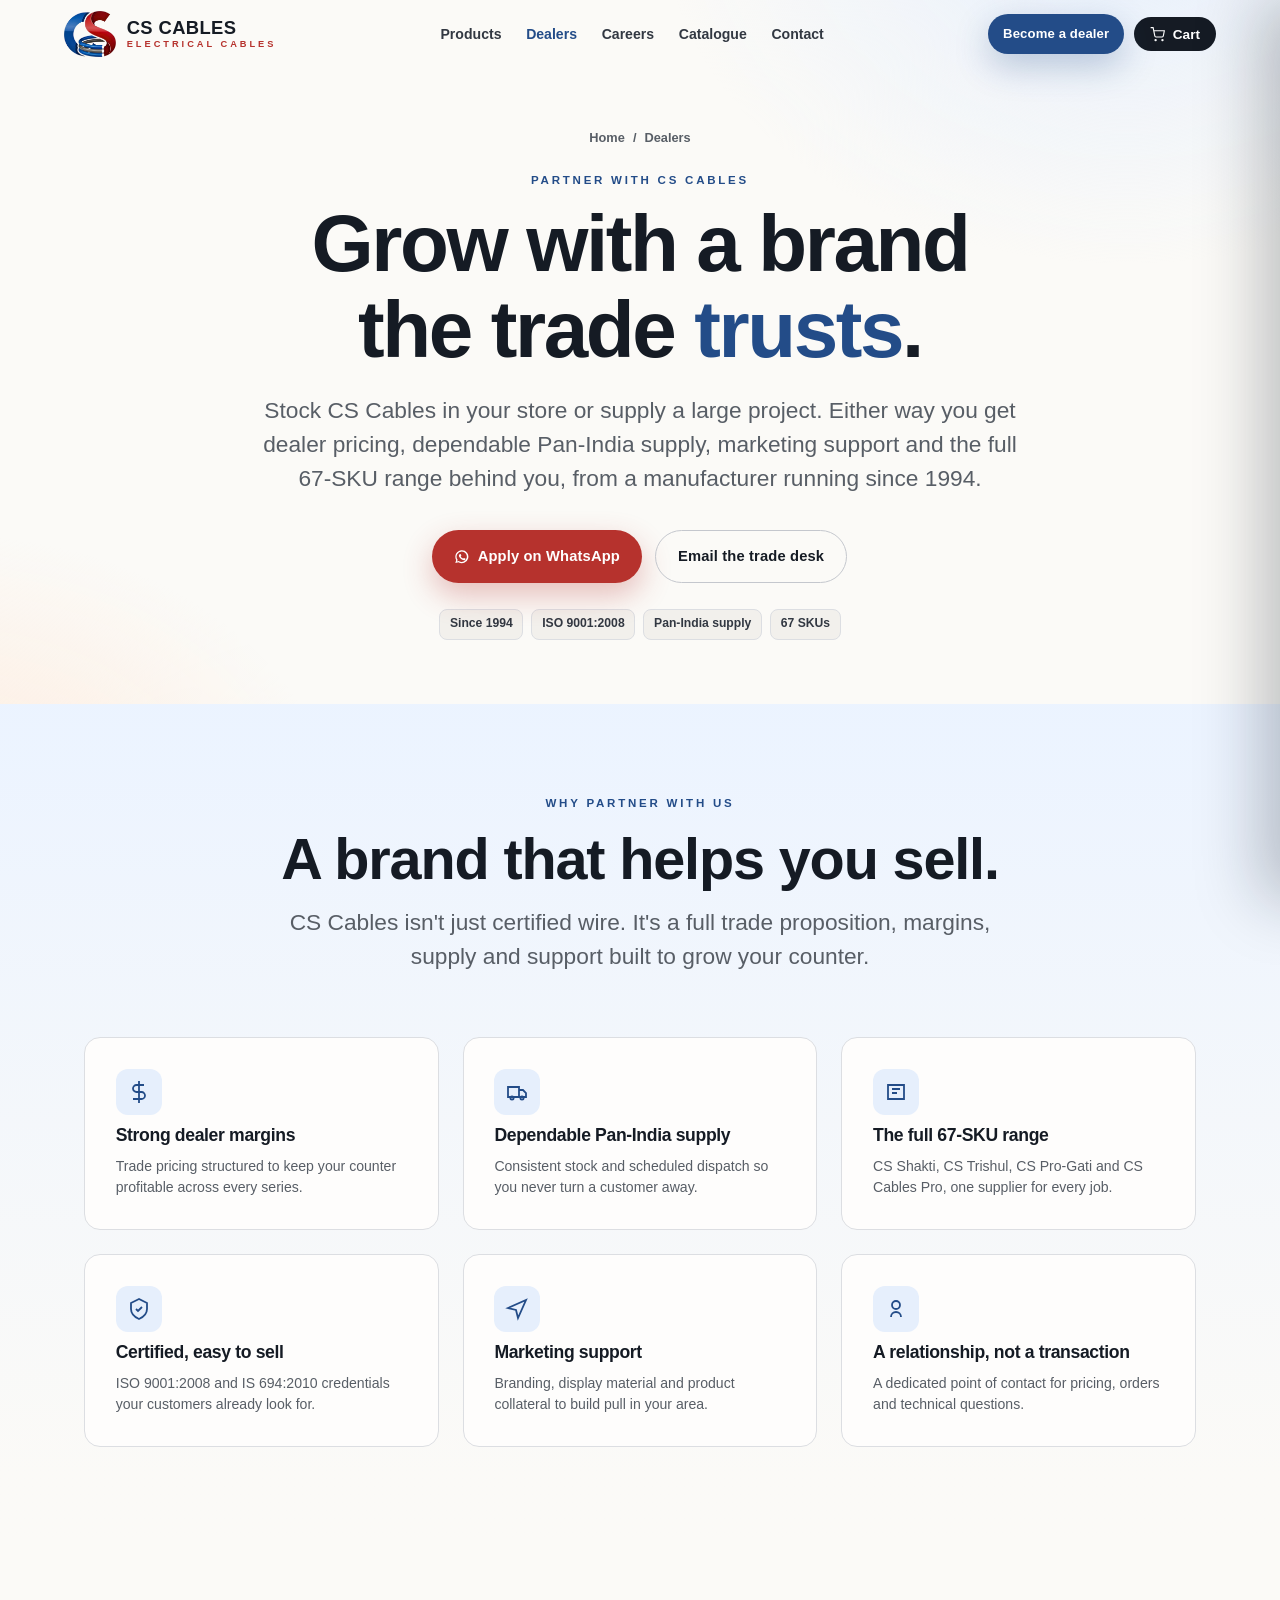
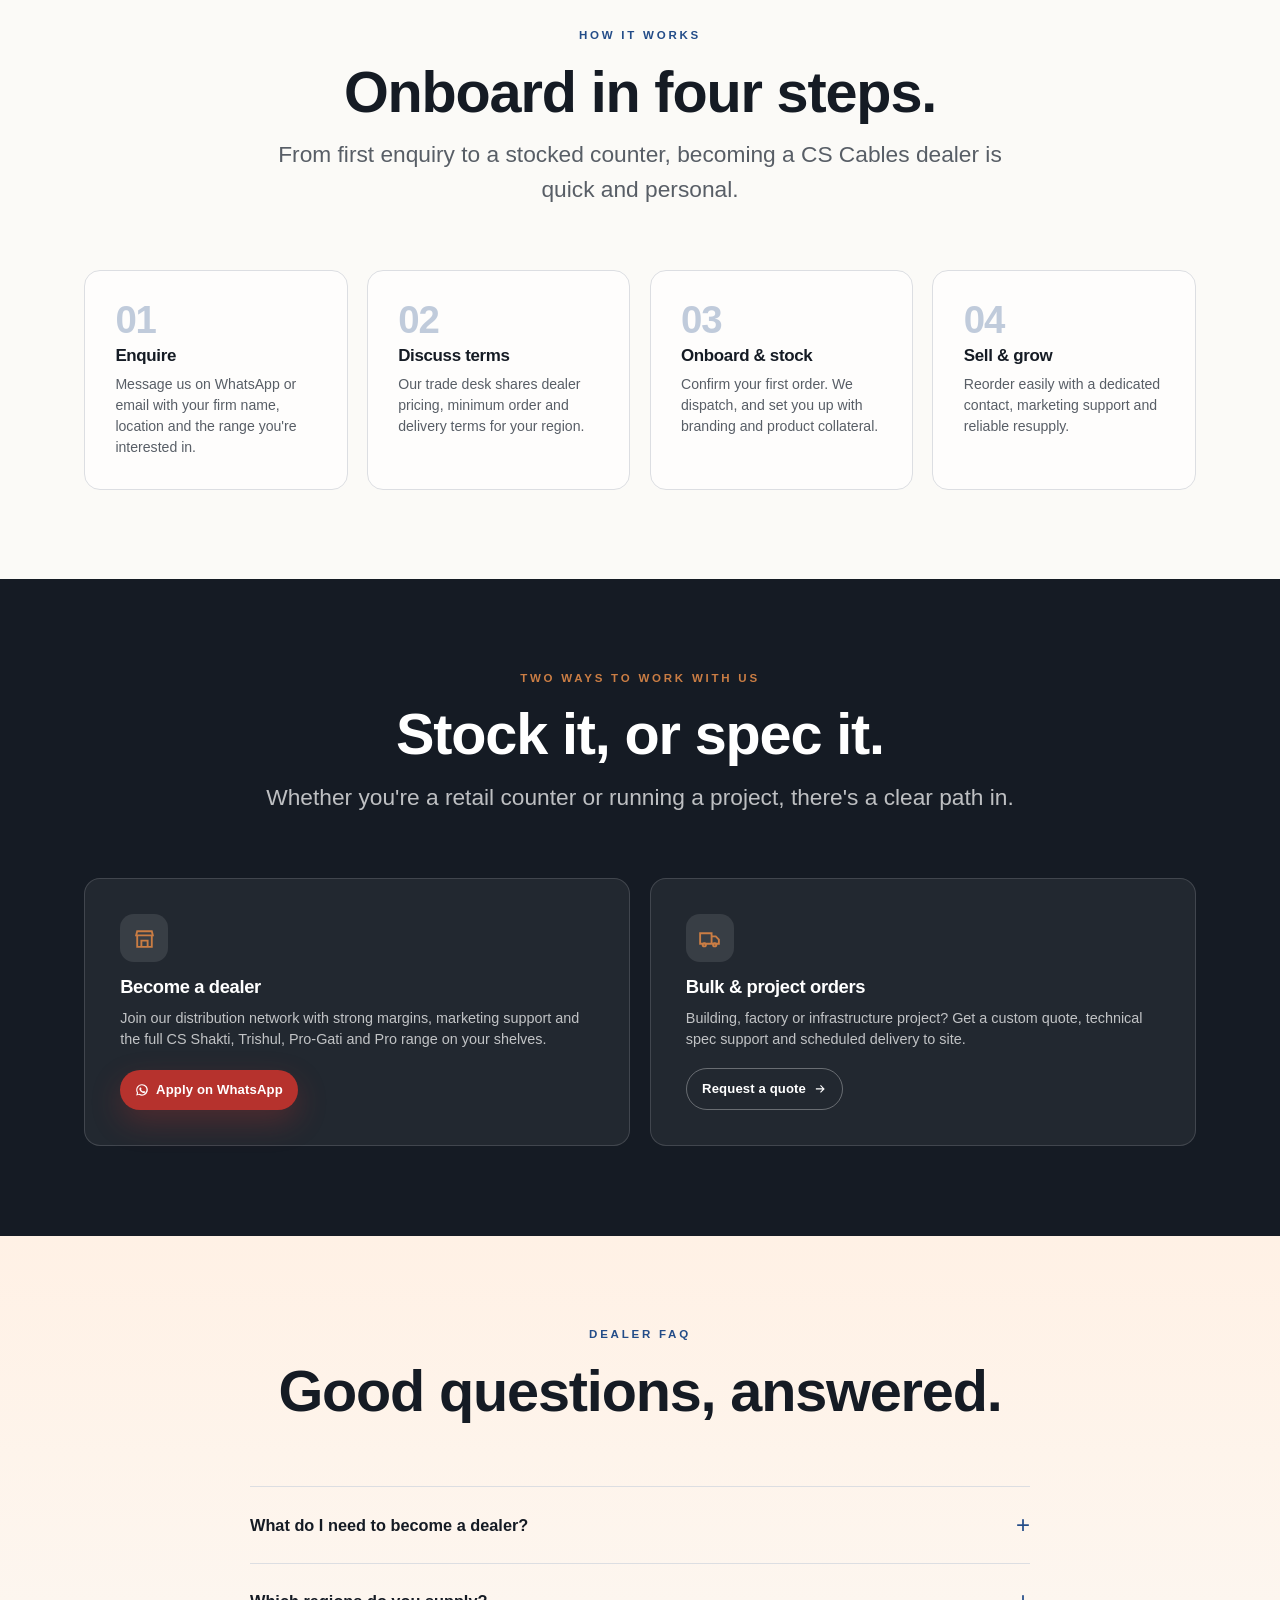
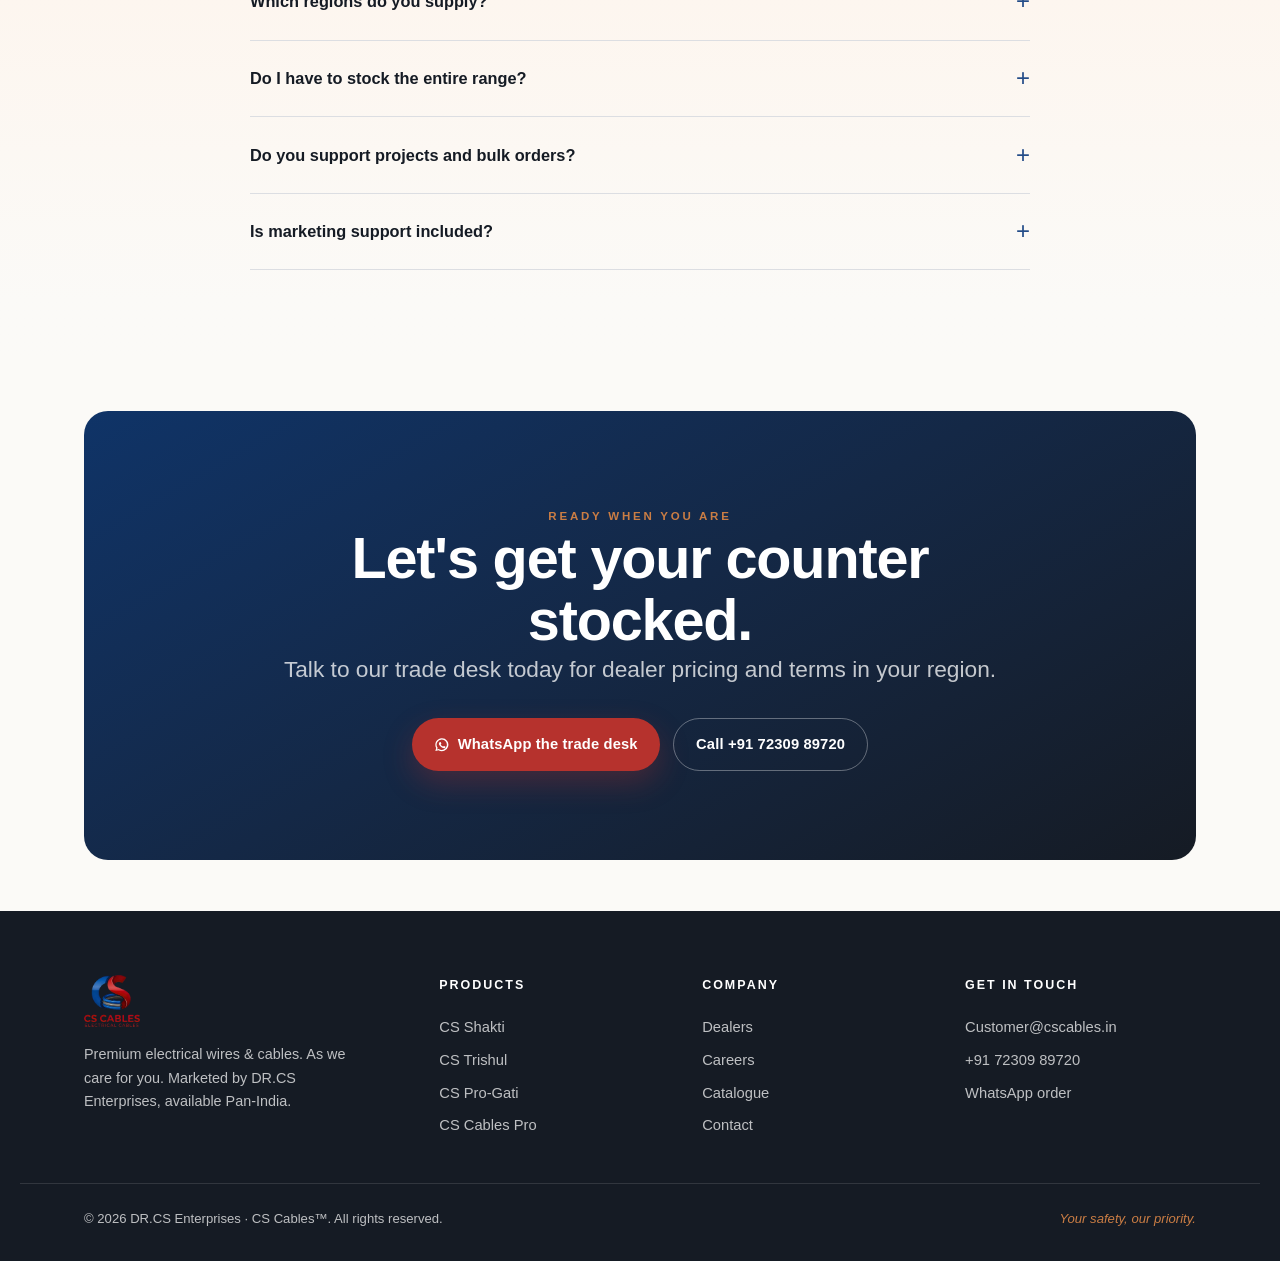
<file: dealers.html>
<!DOCTYPE html>
<html lang="en">
<head>
  <meta charset="UTF-8">
  <meta name="viewport" content="width=device-width, initial-scale=1">
  <title>Become a Dealer — CS Cables</title>
  <meta name="description" content="Partner with CS Cables. Become a dealer or distributor with strong margins, dependable Pan-India supply, marketing support and the full 67-SKU range. Bulk & project orders welcome.">
  <link rel="icon" href="images/logo/mark.png">
  <link rel="stylesheet" href="css/styles.css">
</head>
<body>

  <header class="site-header">
    <a class="brand" href="index.html" aria-label="CS Cables home">
      <img src="images/logo/mark.png" alt="CS Cables">
      <span class="brand-txt"><b>CS CABLES</b><span>Electrical Cables</span></span>
    </a>
    <nav class="nav" aria-label="Primary">
      <a href="products.html">Products</a>
      <a href="dealers.html" class="active">Dealers</a>
      <a href="careers.html">Careers</a>
      <a href="catalogue.html">Catalogue</a>
      <a href="contact.html">Contact</a>
    </nav>
    <div class="header-actions">
      <a href="https://wa.me/917230989720?text=Hello%20CS%20Cables%2C%20I%27d%20like%20to%20become%20a%20dealer.%20Please%20share%20details." target="_blank" rel="noopener" class="btn btn--primary btn--sm">Become a dealer</a>
      <button class="cart-btn" aria-label="Open cart">
        <svg viewBox="0 0 24 24" fill="none" stroke="currentColor" stroke-width="1.8"><circle cx="9" cy="21" r="1"/><circle cx="20" cy="21" r="1"/><path d="M1 1h4l2.7 13.4a2 2 0 0 0 2 1.6h9.7a2 2 0 0 0 2-1.6L23 6H6"/></svg>
        Cart <span class="cart-count" data-empty="true">0</span>
      </button>
      <button class="nav-toggle" aria-label="Menu" aria-expanded="false">
        <svg viewBox="0 0 24 24" fill="none" stroke="currentColor" stroke-width="2"><path d="M3 6h18M3 12h18M3 18h18"/></svg>
      </button>
    </div>
  </header>

  <main>
  <!-- PAGE HERO -->
  <section class="page-hero page-hero--center">
    <div class="wrap" data-reveal>
      <div class="crumb"><a href="index.html">Home</a> <span>/</span> <span>Dealers</span></div>
      <span class="eyebrow">Partner with CS Cables</span>
      <h1 class="display" style="margin:0.6rem 0 1.2rem">Grow with a brand<br>the trade <span class="serif">trusts</span>.</h1>
      <p class="lead">Stock CS Cables in your store or supply a large project. Either way you get dealer pricing, dependable Pan-India supply, marketing support and the full 67-SKU range behind you, from a manufacturer running since 1994.</p>
      <div class="hero-cta" style="justify-content:center">
        <a href="https://wa.me/917230989720?text=Hello%20CS%20Cables%2C%20I%27d%20like%20to%20become%20a%20dealer.%20Please%20share%20details." target="_blank" rel="noopener" class="btn btn--red">
          <svg viewBox="0 0 24 24" fill="currentColor"><path d="M12 2a10 10 0 0 0-8.6 15l-1.3 4.7 4.8-1.3A10 10 0 1 0 12 2m0 2a8 8 0 1 1-4.1 14.9l-.3-.2-2.8.7.8-2.7-.2-.3A8 8 0 0 1 12 4m-2.9 4c-.2 0-.5.1-.6.3-.3.3-.9.9-.9 2.1s.9 2.4 1 2.6c.1.2 1.7 2.8 4.3 3.8 2.1.8 2.6.7 3 .6.6-.1 1.5-.6 1.7-1.2.2-.6.2-1.1.1-1.2 0-.1-.2-.2-.5-.3l-1.5-.8c-.2-.1-.4-.1-.6.1l-.6.8c-.1.2-.3.2-.5.1-.3-.1-1.1-.4-2-1.3-.8-.7-1.3-1.5-1.4-1.7-.1-.2 0-.4.1-.5l.4-.5c.1-.1.1-.3.2-.4v-.4l-.8-1.8c-.2-.4-.4-.4-.6-.4z"/></svg>
          Apply on WhatsApp</a>
        <a href="mailto:Customer@cscables.in?subject=Dealer%20enquiry" class="btn btn--ghost">Email the trade desk</a>
      </div>
      <div class="series-specs" style="justify-content:center; margin-top:1.6rem">
        <span class="chip">Since 1994</span><span class="chip">ISO 9001:2008</span><span class="chip">Pan-India supply</span><span class="chip">67 SKUs</span>
      </div>
    </div>
  </section>

  <!-- WHY PARTNER -->
  <section class="section band">
    <div class="wrap">
      <div class="sec-head" data-reveal>
        <div>
          <span class="eyebrow">Why partner with us</span>
          <h2 class="display">A brand that helps you sell.</h2>
          <p class="lead">CS Cables isn't just certified wire. It's a full trade proposition, margins, supply and support built to grow your counter.</p>
        </div>
      </div>
      <div class="tech-grid">
        <article class="tech-card col-4" data-reveal>
          <span class="ic"><svg viewBox="0 0 24 24" fill="none" stroke="currentColor" stroke-width="1.8"><path d="M12 1v22M17 5H9.5a3.5 3.5 0 0 0 0 7h5a3.5 3.5 0 0 1 0 7H6"/></svg></span>
          <h4>Strong dealer margins</h4>
          <p>Trade pricing structured to keep your counter profitable across every series.</p>
        </article>
        <article class="tech-card col-4" data-reveal data-delay="1">
          <span class="ic"><svg viewBox="0 0 24 24" fill="none" stroke="currentColor" stroke-width="1.8"><path d="M3 7h11v10H3zM14 10h4l3 3v4h-7z"/><circle cx="7" cy="18" r="1.6"/><circle cx="17" cy="18" r="1.6"/></svg></span>
          <h4>Dependable Pan-India supply</h4>
          <p>Consistent stock and scheduled dispatch so you never turn a customer away.</p>
        </article>
        <article class="tech-card col-4" data-reveal data-delay="2">
          <span class="ic"><svg viewBox="0 0 24 24" fill="none" stroke="currentColor" stroke-width="1.8"><path d="M4 5h16v14H4z"/><path d="M8 9h8M8 13h5"/></svg></span>
          <h4>The full 67-SKU range</h4>
          <p>CS Shakti, CS Trishul, CS Pro-Gati and CS Cables Pro, one supplier for every job.</p>
        </article>
        <article class="tech-card col-4" data-reveal>
          <span class="ic"><svg viewBox="0 0 24 24" fill="none" stroke="currentColor" stroke-width="1.8"><path d="M12 2 4 6v6c0 5 3.5 8 8 10 4.5-2 8-5 8-10V6z"/><path d="m9 12 2 2 4-4"/></svg></span>
          <h4>Certified, easy to sell</h4>
          <p>ISO 9001:2008 and IS 694:2010 credentials your customers already look for.</p>
        </article>
        <article class="tech-card col-4" data-reveal data-delay="1">
          <span class="ic"><svg viewBox="0 0 24 24" fill="none" stroke="currentColor" stroke-width="1.8"><path d="M3 11l18-8-8 18-2-8z"/></svg></span>
          <h4>Marketing support</h4>
          <p>Branding, display material and product collateral to build pull in your area.</p>
        </article>
        <article class="tech-card col-4" data-reveal data-delay="2">
          <span class="ic"><svg viewBox="0 0 24 24" fill="none" stroke="currentColor" stroke-width="1.8"><path d="M17 20a5 5 0 0 0-10 0M12 12a4 4 0 1 0 0-8 4 4 0 0 0 0 8z"/></svg></span>
          <h4>A relationship, not a transaction</h4>
          <p>A dedicated point of contact for pricing, orders and technical questions.</p>
        </article>
      </div>
    </div>
  </section>

  <!-- HOW IT WORKS -->
  <section class="section">
    <div class="wrap">
      <div class="sec-head" data-reveal>
        <div>
          <span class="eyebrow">How it works</span>
          <h2 class="display">Onboard in four steps.</h2>
          <p class="lead">From first enquiry to a stocked counter, becoming a CS Cables dealer is quick and personal.</p>
        </div>
      </div>
      <div class="steps" data-reveal>
        <div class="step"><div class="num">01</div><h4>Enquire</h4><p>Message us on WhatsApp or email with your firm name, location and the range you're interested in.</p></div>
        <div class="step"><div class="num">02</div><h4>Discuss terms</h4><p>Our trade desk shares dealer pricing, minimum order and delivery terms for your region.</p></div>
        <div class="step"><div class="num">03</div><h4>Onboard &amp; stock</h4><p>Confirm your first order. We dispatch, and set you up with branding and product collateral.</p></div>
        <div class="step"><div class="num">04</div><h4>Sell &amp; grow</h4><p>Reorder easily with a dedicated contact, marketing support and reliable resupply.</p></div>
      </div>
    </div>
  </section>

  <!-- TWO PATHS (dealer / bulk) -->
  <section class="section band-ink" style="overflow:hidden">
    <div class="wrap">
      <div class="sec-head" data-reveal>
        <div>
          <span class="eyebrow">Two ways to work with us</span>
          <h2 class="display" style="color:#fff">Stock it, or spec it.</h2>
          <p class="lead" style="color:oklch(1 0 0 / 0.72)">Whether you're a retail counter or running a project, there's a clear path in.</p>
        </div>
      </div>
      <div class="dealer-cards" data-reveal>
        <div class="dealer-card">
          <span class="ic"><svg viewBox="0 0 24 24" fill="none" stroke="currentColor" stroke-width="1.8"><path d="M4 9h16l-1-4H5zM5 9v11h14V9M9 20v-6h6v6"/></svg></span>
          <h4>Become a dealer</h4>
          <p>Join our distribution network with strong margins, marketing support and the full CS Shakti, Trishul, Pro-Gati and Pro range on your shelves.</p>
          <a href="https://wa.me/917230989720?text=Hello%20CS%20Cables%2C%20I%27d%20like%20to%20become%20a%20dealer.%20Please%20share%20details." target="_blank" rel="noopener" class="btn btn--red btn--sm" style="align-self:flex-start; margin-top:0.4rem">
            <svg viewBox="0 0 24 24" fill="currentColor"><path d="M12 2a10 10 0 0 0-8.6 15l-1.3 4.7 4.8-1.3A10 10 0 1 0 12 2m0 2a8 8 0 1 1-4.1 14.9l-.3-.2-2.8.7.8-2.7-.2-.3A8 8 0 0 1 12 4m-2.9 4c-.2 0-.5.1-.6.3-.3.3-.9.9-.9 2.1s.9 2.4 1 2.6c.1.2 1.7 2.8 4.3 3.8 2.1.8 2.6.7 3 .6.6-.1 1.5-.6 1.7-1.2.2-.6.2-1.1.1-1.2 0-.1-.2-.2-.5-.3l-1.5-.8c-.2-.1-.4-.1-.6.1l-.6.8c-.1.2-.3.2-.5.1-.3-.1-1.1-.4-2-1.3-.8-.7-1.3-1.5-1.4-1.7-.1-.2 0-.4.1-.5l.4-.5c.1-.1.1-.3.2-.4v-.4l-.8-1.8c-.2-.4-.4-.4-.6-.4z"/></svg>
            Apply on WhatsApp</a>
        </div>
        <div class="dealer-card">
          <span class="ic"><svg viewBox="0 0 24 24" fill="none" stroke="currentColor" stroke-width="1.8"><path d="M3 7h11v10H3zM14 10h4l3 3v4h-7z"/><circle cx="7" cy="18" r="1.6"/><circle cx="17" cy="18" r="1.6"/></svg></span>
          <h4>Bulk &amp; project orders</h4>
          <p>Building, factory or infrastructure project? Get a custom quote, technical spec support and scheduled delivery to site.</p>
          <a href="https://wa.me/917230989720?text=Hello%20CS%20Cables%2C%20I%20have%20a%20bulk%2Fproject%20enquiry.%20Please%20share%20a%20quote." target="_blank" rel="noopener" class="btn btn--ghost btn--sm" style="align-self:flex-start; margin-top:0.4rem">Request a quote
            <svg viewBox="0 0 24 24" fill="none" stroke="currentColor" stroke-width="2"><path d="M5 12h14M13 6l6 6-6 6"/></svg></a>
        </div>
      </div>
    </div>
  </section>

  <!-- FAQ -->
  <section class="section band-warm">
    <div class="wrap">
      <div class="sec-head" data-reveal>
        <div>
          <span class="eyebrow">Dealer FAQ</span>
          <h2 class="display">Good questions, answered.</h2>
        </div>
      </div>
      <div class="faq" data-reveal>
        <details><summary>What do I need to become a dealer?</summary><p>Just your firm details, GST, and your location. Message the trade desk and we'll walk you through pricing, minimum order and delivery for your region.</p></details>
        <details><summary>Which regions do you supply?</summary><p>CS Cables supplies Pan-India. Delivery timelines and terms depend on your location, which we confirm during onboarding.</p></details>
        <details><summary>Do I have to stock the entire range?</summary><p>No. Start with the series that move fastest in your market, CS Shakti, CS Trishul or CS Pro-Gati, and add the Pro industrial range as demand grows.</p></details>
        <details><summary>Do you support projects and bulk orders?</summary><p>Yes. For building, factory or infrastructure projects we provide custom quotes, technical spec support and scheduled delivery to site.</p></details>
        <details><summary>Is marketing support included?</summary><p>Dealers get branding, display material and product collateral to build pull in their area. Ask the trade desk for the current kit.</p></details>
      </div>
    </div>
  </section>

  <!-- CTA -->
  <section class="section section--tight">
    <div class="wrap">
      <div class="cta" data-reveal>
        <span class="eyebrow">Ready when you are</span>
        <h2 class="display">Let's get your counter stocked.</h2>
        <p class="lead">Talk to our trade desk today for dealer pricing and terms in your region.</p>
        <div class="cta-actions">
          <a href="https://wa.me/917230989720?text=Hello%20CS%20Cables%2C%20I%27d%20like%20to%20become%20a%20dealer.%20Please%20share%20details." target="_blank" rel="noopener" class="btn btn--red">
            <svg viewBox="0 0 24 24" fill="currentColor"><path d="M12 2a10 10 0 0 0-8.6 15l-1.3 4.7 4.8-1.3A10 10 0 1 0 12 2m0 2a8 8 0 1 1-4.1 14.9l-.3-.2-2.8.7.8-2.7-.2-.3A8 8 0 0 1 12 4m-2.9 4c-.2 0-.5.1-.6.3-.3.3-.9.9-.9 2.1s.9 2.4 1 2.6c.1.2 1.7 2.8 4.3 3.8 2.1.8 2.6.7 3 .6.6-.1 1.5-.6 1.7-1.2.2-.6.2-1.1.1-1.2 0-.1-.2-.2-.5-.3l-1.5-.8c-.2-.1-.4-.1-.6.1l-.6.8c-.1.2-.3.2-.5.1-.3-.1-1.1-.4-2-1.3-.8-.7-1.3-1.5-1.4-1.7-.1-.2 0-.4.1-.5l.4-.5c.1-.1.1-.3.2-.4v-.4l-.8-1.8c-.2-.4-.4-.4-.6-.4z"/></svg>
            WhatsApp the trade desk</a>
          <a href="tel:+917230989720" class="btn btn--ghost">Call +91 72309 89720</a>
        </div>
      </div>
    </div>
  </section>
  </main>

  <footer class="site-footer">
    <div class="wrap footer-grid">
      <div class="footer-brand">
        <img src="images/logo/logo.png" alt="CS Cables">
        <p>Premium electrical wires &amp; cables. As we care for you. Marketed by DR.CS Enterprises, available Pan-India.</p>
      </div>
      <div><h5>Products</h5><a href="products.html#shakti">CS Shakti</a><a href="products.html#trishul">CS Trishul</a><a href="products.html#progati">CS Pro-Gati</a><a href="products.html#pro">CS Cables Pro</a></div>
      <div><h5>Company</h5><a href="dealers.html">Dealers</a><a href="careers.html">Careers</a><a href="catalogue.html">Catalogue</a><a href="contact.html">Contact</a></div>
      <div><h5>Get in touch</h5><a href="mailto:Customer@cscables.in">Customer@cscables.in</a><a href="tel:+917230989720">+91 72309 89720</a><a href="https://wa.me/917230989720" target="_blank" rel="noopener">WhatsApp order</a></div>
    </div>
    <div class="wrap footer-bottom">
      <span>© <span data-year>2026</span> DR.CS Enterprises · CS Cables™. All rights reserved.</span>
      <span class="tag">Your safety, our priority.</span>
    </div>
  </footer>

  <div class="cart-overlay"></div>
  <aside class="cart-drawer" aria-label="Shopping cart">
    <div class="cart-header"><h3>Your order</h3><button class="cart-close" aria-label="Close cart"><svg viewBox="0 0 24 24" fill="none" stroke="currentColor" stroke-width="2"><path d="M18 6 6 18M6 6l12 12"/></svg></button></div>
    <div class="cart-body"></div>
    <div class="cart-foot" hidden>
      <div class="cart-total"><span>Total (MRP)</span><b>₹0</b></div>
      <button class="btn btn--primary cart-checkout">Checkout <svg viewBox="0 0 24 24" fill="none" stroke="currentColor" stroke-width="2"><path d="M5 12h14M13 6l6 6-6 6"/></svg></button>
      <p class="cart-note">Secure Shopify checkout is launching soon. For now your order is sent to us on <a href="https://wa.me/917230989720" target="_blank" rel="noopener">WhatsApp</a> to confirm stock &amp; delivery.</p>
    </div>
  </aside>

  <script src="js/main.js"></script>
</body>
</html>
</file>
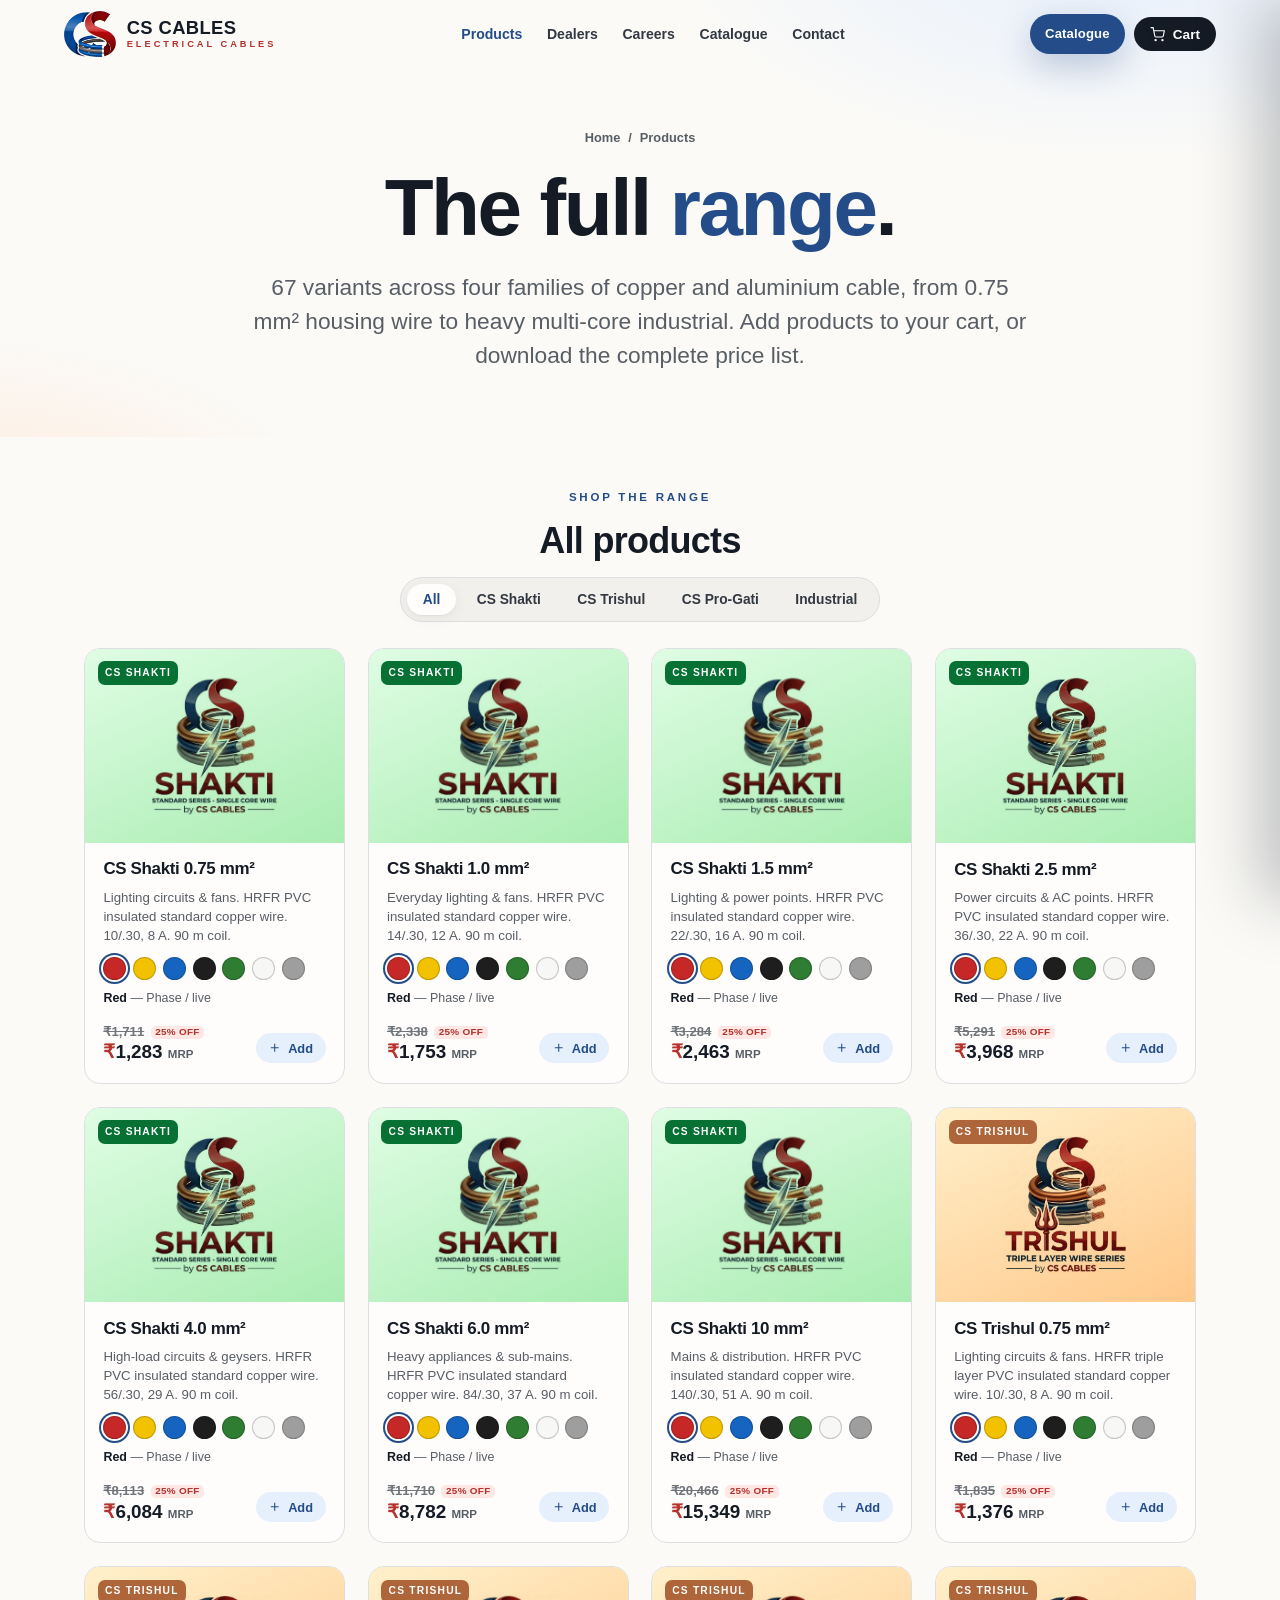
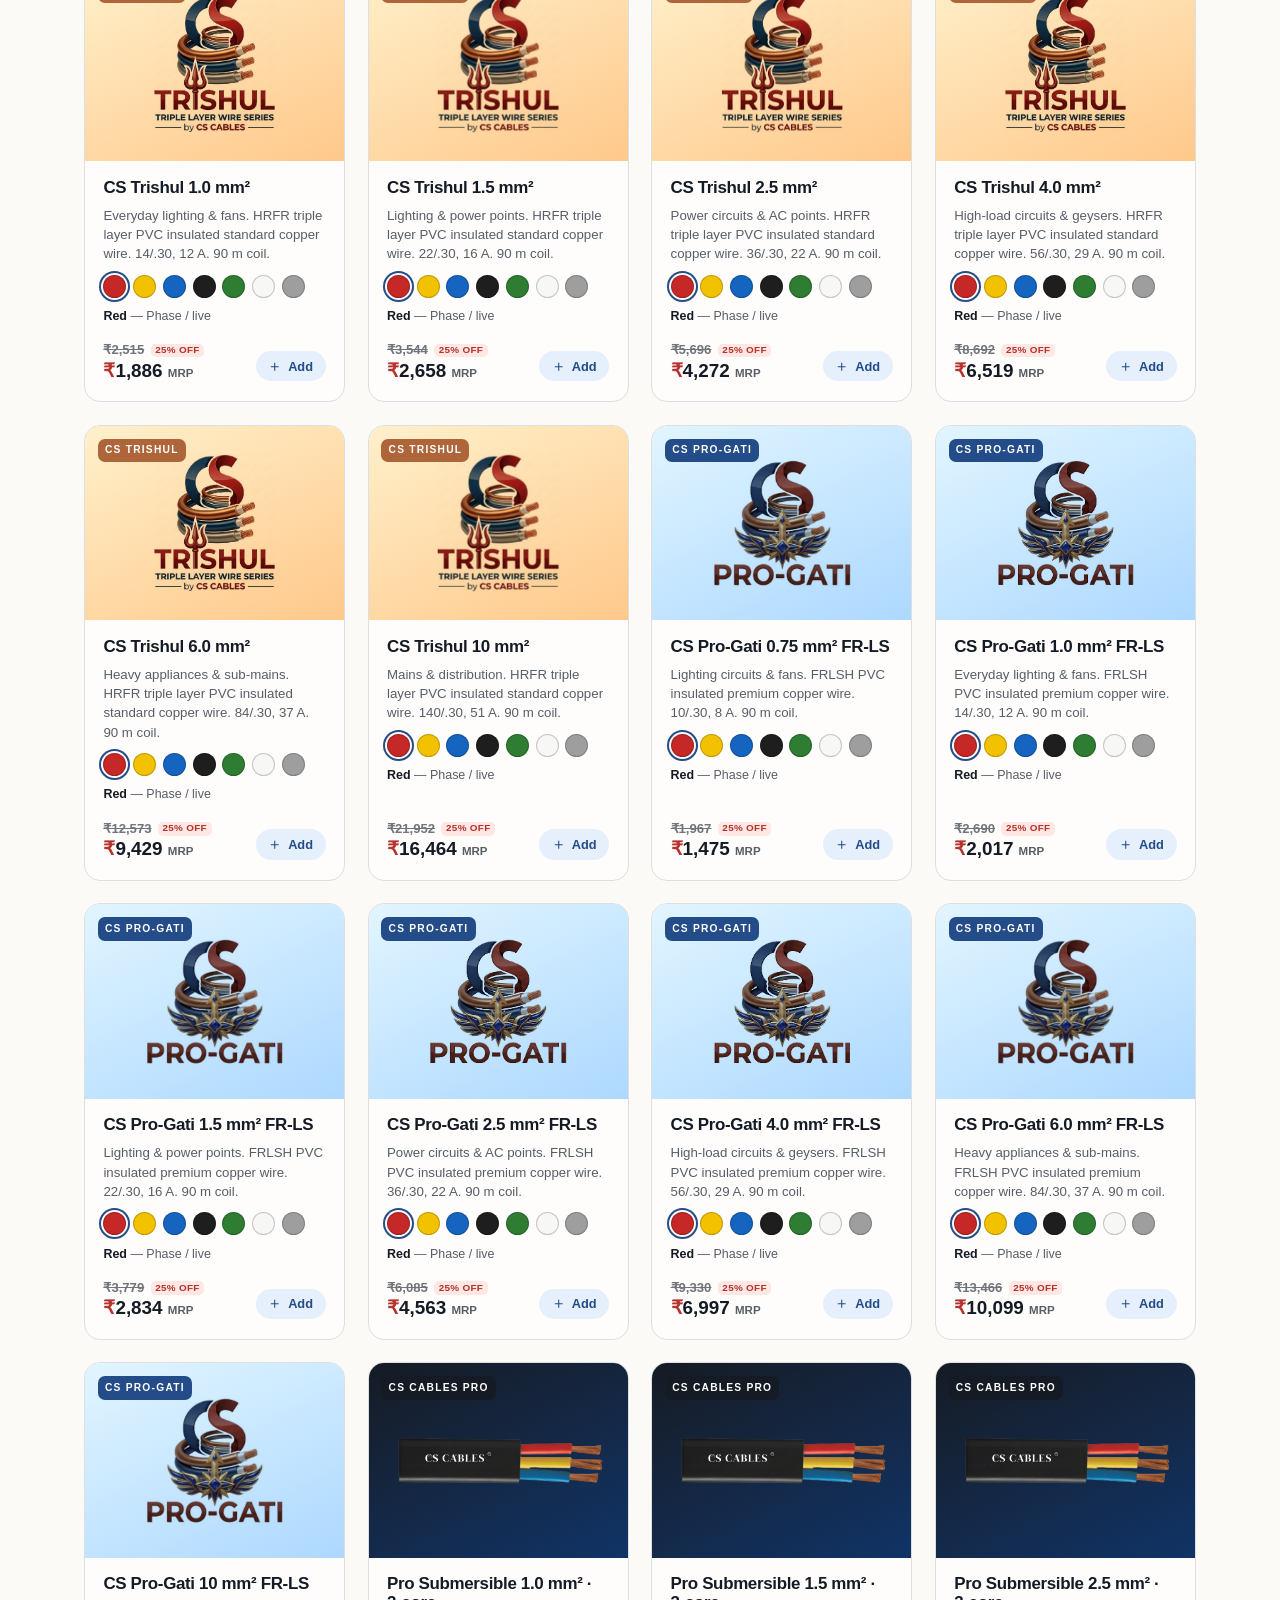
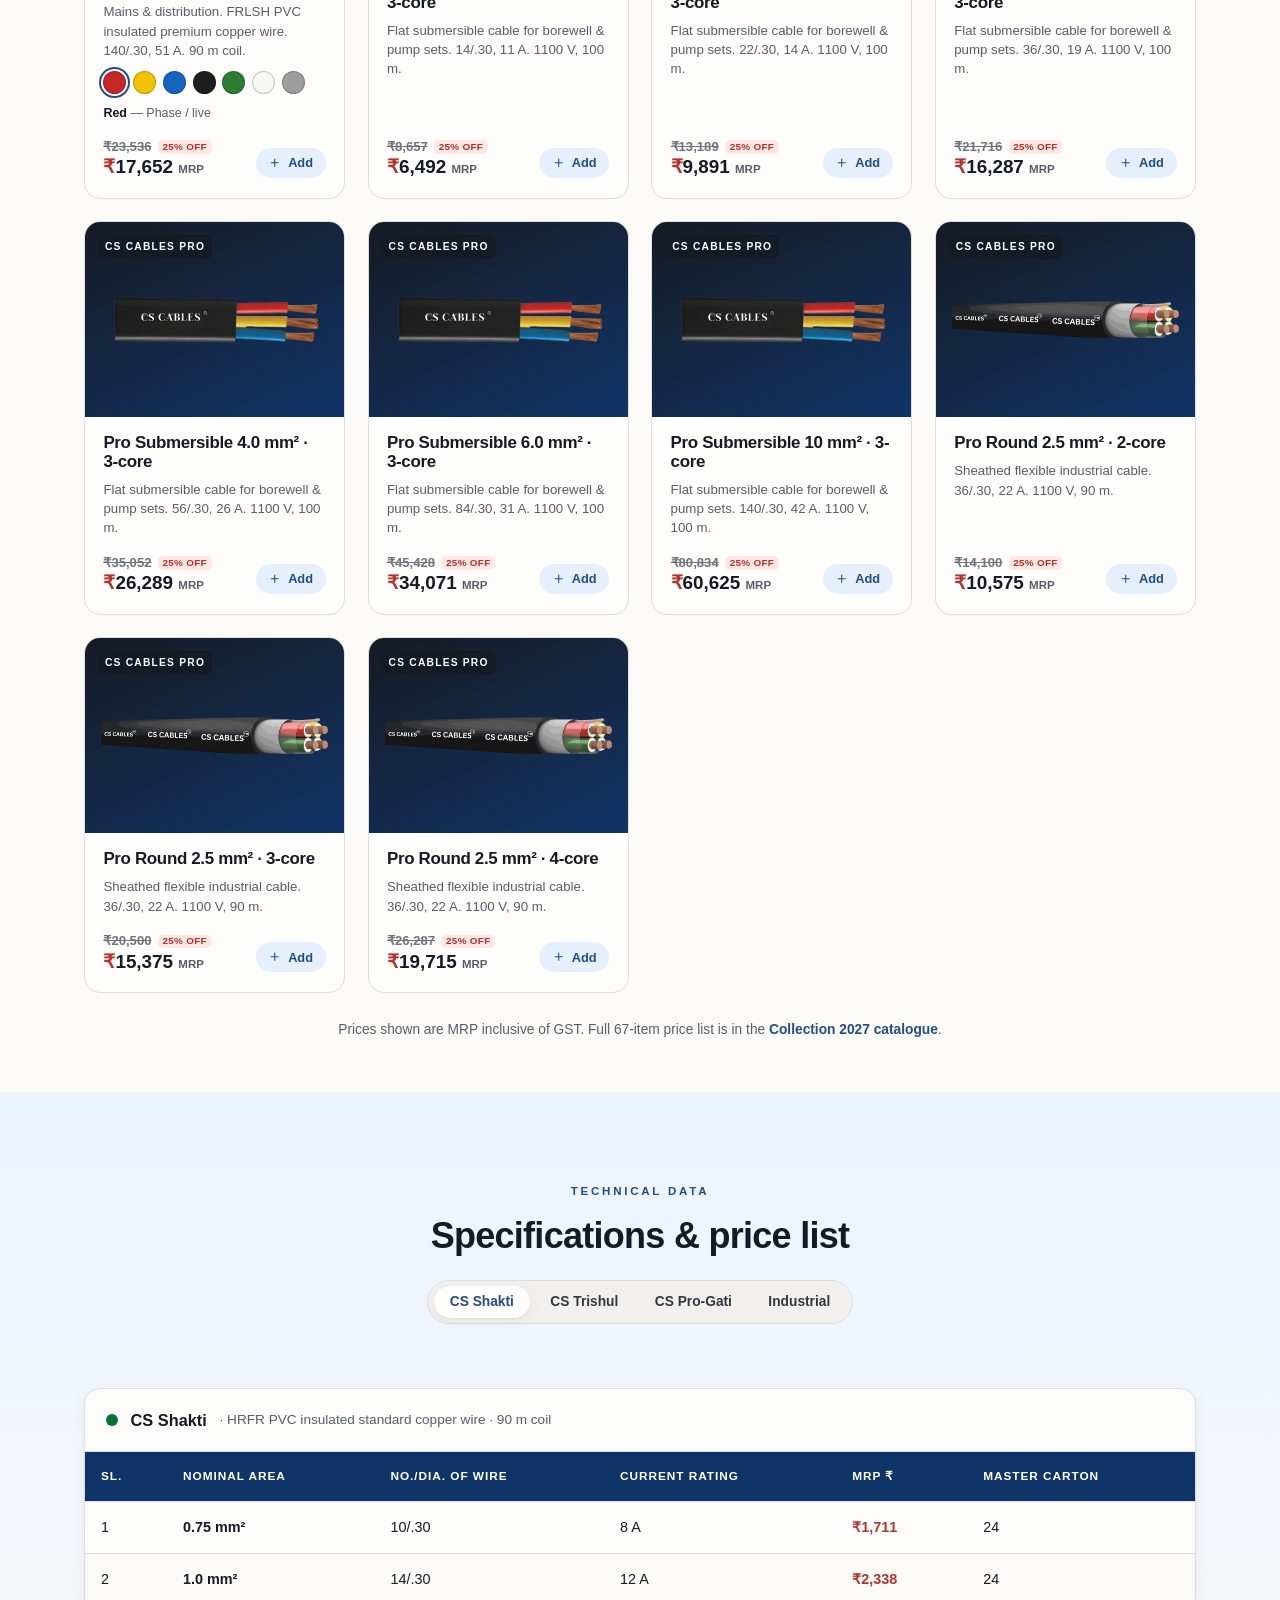
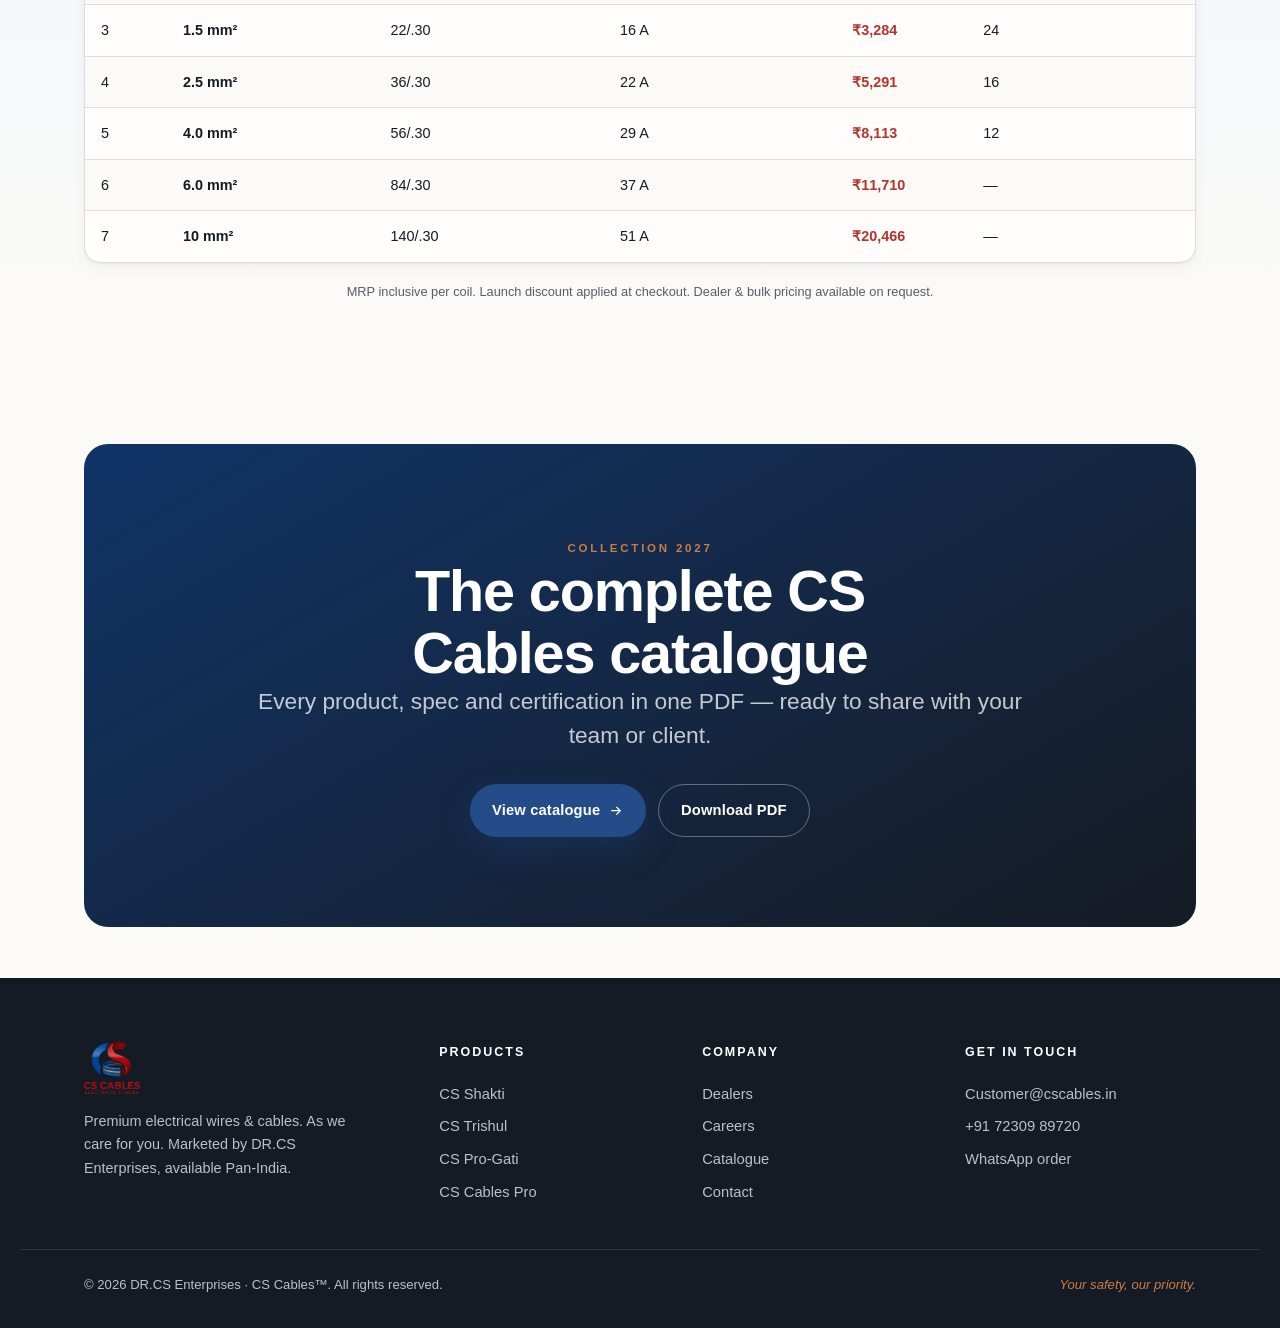
<file: products.html>
<!DOCTYPE html>
<html lang="en">
<head>
  <meta charset="UTF-8">
  <meta name="viewport" content="width=device-width, initial-scale=1">
  <title>Products &amp; Specifications — CS Cables</title>
  <meta name="description" content="Full CS Cables range and price list: CS Shakti, CS Trishul, CS Pro-Gati single-core copper wire, and CS Cables Pro submersible & multi-core industrial cable. IS 694:2010, 1100V.">
  <link rel="icon" href="images/logo/mark.png">
  <link rel="stylesheet" href="css/styles.css">
</head>
<body>

  <header class="site-header">
    <a class="brand" href="index.html" aria-label="CS Cables home">
      <img src="images/logo/mark.png" alt="CS Cables">
      <span class="brand-txt"><b>CS CABLES</b><span>Electrical Cables</span></span>
    </a>
    <nav class="nav" aria-label="Primary">
      <a href="products.html" class="active">Products</a>
      <a href="dealers.html">Dealers</a>
      <a href="careers.html">Careers</a>
      <a href="catalogue.html">Catalogue</a>
      <a href="contact.html">Contact</a>
    </nav>
    <div class="header-actions">
      <a class="btn btn--primary btn--sm" href="catalogue.html">Catalogue</a>
      <button class="cart-btn" aria-label="Open cart">
        <svg viewBox="0 0 24 24" fill="none" stroke="currentColor" stroke-width="1.8"><circle cx="9" cy="21" r="1"/><circle cx="20" cy="21" r="1"/><path d="M1 1h4l2.7 13.4a2 2 0 0 0 2 1.6h9.7a2 2 0 0 0 2-1.6L23 6H6"/></svg>
        Cart <span class="cart-count" data-empty="true">0</span>
      </button>
      <button class="nav-toggle" aria-label="Menu" aria-expanded="false">
        <svg viewBox="0 0 24 24" fill="none" stroke="currentColor" stroke-width="2"><path d="M3 6h18M3 12h18M3 18h18"/></svg>
      </button>
    </div>
  </header>

  <main>
  <!-- PAGE HERO -->
  <section class="page-hero page-hero--center">
    <div class="wrap">
      <div class="crumb"><a href="index.html">Home</a> <span>/</span> <span>Products</span></div>
      <h1 class="display" data-reveal>The full <span class="serif">range</span>.</h1>
      <p class="lead" data-reveal data-delay="1" style="margin-top:1.2rem">67 variants across four families of copper and aluminium cable, from 0.75 mm² housing wire to heavy multi-core industrial. Add products to your cart, or download the complete price list.</p>
    </div>
  </section>

  <!-- PRODUCT GRID -->
  <section class="section section--tight">
    <div class="wrap">
      <div class="sec-head" data-reveal style="margin-bottom:1.6rem">
        <div>
          <span class="eyebrow">Shop the range</span>
          <h2 style="font-size:var(--fs-h3)">All products</h2>
        </div>
        <div class="tabs" data-filter-bar role="tablist" aria-label="Filter products">
          <button data-filter="all" class="active">All</button>
          <button data-filter="shakti">CS Shakti</button>
          <button data-filter="trishul">CS Trishul</button>
          <button data-filter="progati">CS Pro-Gati</button>
          <button data-filter="pro">Industrial</button>
        </div>
      </div>

      <div class="product-grid" data-reveal>
        <!-- CS SHAKTI -->
        <article class="product-card" data-series="shakti">
          <div class="product-figure blend fig-shakti"><span class="product-tag tag-shakti">CS Shakti</span><img src="images/products/shakti_hero.jpg" alt="CS Shakti Standard Series single-core wire"></div>
          <div class="product-info"><h4>CS Shakti 0.75 mm²</h4><p class="desc">Lighting circuits &amp; fans. HRFR PVC insulated standard copper wire. 10/.30, 8 A. 90 m coil.</p>
            <div class="product-meta"><span class="product-price">₹1,711 <small>MRP</small></span>
              <button class="add-btn" data-add="shk-075" data-name="CS Shakti 0.75mm²" data-price="1711" data-img="images/products/shakti_hero.jpg"><svg viewBox="0 0 24 24" fill="none" stroke="currentColor" stroke-width="1.9"><path d="M12 5v14M5 12h14"/></svg><span>Add</span></button></div></div>
        </article>
        <article class="product-card" data-series="shakti">
          <div class="product-figure blend fig-shakti"><span class="product-tag tag-shakti">CS Shakti</span><img src="images/products/shakti_hero.jpg" alt="CS Shakti Standard Series single-core wire"></div>
          <div class="product-info"><h4>CS Shakti 1.0 mm²</h4><p class="desc">Everyday lighting &amp; fans. HRFR PVC insulated standard copper wire. 14/.30, 12 A. 90 m coil.</p>
            <div class="product-meta"><span class="product-price">₹2,338 <small>MRP</small></span>
              <button class="add-btn" data-add="shk-10" data-name="CS Shakti 1.0mm²" data-price="2338" data-img="images/products/shakti_hero.jpg"><svg viewBox="0 0 24 24" fill="none" stroke="currentColor" stroke-width="1.9"><path d="M12 5v14M5 12h14"/></svg><span>Add</span></button></div></div>
        </article>
        <article class="product-card" data-series="shakti">
          <div class="product-figure blend fig-shakti"><span class="product-tag tag-shakti">CS Shakti</span><img src="images/products/shakti_hero.jpg" alt="CS Shakti Standard Series single-core wire"></div>
          <div class="product-info"><h4>CS Shakti 1.5 mm²</h4><p class="desc">Lighting &amp; power points. HRFR PVC insulated standard copper wire. 22/.30, 16 A. 90 m coil.</p>
            <div class="product-meta"><span class="product-price">₹3,284 <small>MRP</small></span>
              <button class="add-btn" data-add="shk-15" data-name="CS Shakti 1.5mm²" data-price="3284" data-img="images/products/shakti_hero.jpg"><svg viewBox="0 0 24 24" fill="none" stroke="currentColor" stroke-width="1.9"><path d="M12 5v14M5 12h14"/></svg><span>Add</span></button></div></div>
        </article>
        <article class="product-card" data-series="shakti">
          <div class="product-figure blend fig-shakti"><span class="product-tag tag-shakti">CS Shakti</span><img src="images/products/shakti_hero.jpg" alt="CS Shakti Standard Series single-core wire"></div>
          <div class="product-info"><h4>CS Shakti 2.5 mm²</h4><p class="desc">Power circuits &amp; AC points. HRFR PVC insulated standard copper wire. 36/.30, 22 A. 90 m coil.</p>
            <div class="product-meta"><span class="product-price">₹5,291 <small>MRP</small></span>
              <button class="add-btn" data-add="shk-25" data-name="CS Shakti 2.5mm²" data-price="5291" data-img="images/products/shakti_hero.jpg"><svg viewBox="0 0 24 24" fill="none" stroke="currentColor" stroke-width="1.9"><path d="M12 5v14M5 12h14"/></svg><span>Add</span></button></div></div>
        </article>
        <article class="product-card" data-series="shakti">
          <div class="product-figure blend fig-shakti"><span class="product-tag tag-shakti">CS Shakti</span><img src="images/products/shakti_hero.jpg" alt="CS Shakti Standard Series single-core wire"></div>
          <div class="product-info"><h4>CS Shakti 4.0 mm²</h4><p class="desc">High-load circuits &amp; geysers. HRFR PVC insulated standard copper wire. 56/.30, 29 A. 90 m coil.</p>
            <div class="product-meta"><span class="product-price">₹8,113 <small>MRP</small></span>
              <button class="add-btn" data-add="shk-40" data-name="CS Shakti 4.0mm²" data-price="8113" data-img="images/products/shakti_hero.jpg"><svg viewBox="0 0 24 24" fill="none" stroke="currentColor" stroke-width="1.9"><path d="M12 5v14M5 12h14"/></svg><span>Add</span></button></div></div>
        </article>
        <article class="product-card" data-series="shakti">
          <div class="product-figure blend fig-shakti"><span class="product-tag tag-shakti">CS Shakti</span><img src="images/products/shakti_hero.jpg" alt="CS Shakti Standard Series single-core wire"></div>
          <div class="product-info"><h4>CS Shakti 6.0 mm²</h4><p class="desc">Heavy appliances &amp; sub-mains. HRFR PVC insulated standard copper wire. 84/.30, 37 A. 90 m coil.</p>
            <div class="product-meta"><span class="product-price">₹11,710 <small>MRP</small></span>
              <button class="add-btn" data-add="shk-60" data-name="CS Shakti 6.0mm²" data-price="11710" data-img="images/products/shakti_hero.jpg"><svg viewBox="0 0 24 24" fill="none" stroke="currentColor" stroke-width="1.9"><path d="M12 5v14M5 12h14"/></svg><span>Add</span></button></div></div>
        </article>
        <article class="product-card" data-series="shakti">
          <div class="product-figure blend fig-shakti"><span class="product-tag tag-shakti">CS Shakti</span><img src="images/products/shakti_hero.jpg" alt="CS Shakti Standard Series single-core wire"></div>
          <div class="product-info"><h4>CS Shakti 10 mm²</h4><p class="desc">Mains &amp; distribution. HRFR PVC insulated standard copper wire. 140/.30, 51 A. 90 m coil.</p>
            <div class="product-meta"><span class="product-price">₹20,466 <small>MRP</small></span>
              <button class="add-btn" data-add="shk-100" data-name="CS Shakti 10mm²" data-price="20466" data-img="images/products/shakti_hero.jpg"><svg viewBox="0 0 24 24" fill="none" stroke="currentColor" stroke-width="1.9"><path d="M12 5v14M5 12h14"/></svg><span>Add</span></button></div></div>
        </article>
        <!-- CS TRISHUL -->
        <article class="product-card" data-series="trishul">
          <div class="product-figure blend fig-trishul"><span class="product-tag tag-trishul">CS Trishul</span><img src="images/products/trishul_hero.jpg" alt="CS Trishul Triple Layer Series wire"></div>
          <div class="product-info"><h4>CS Trishul 0.75 mm²</h4><p class="desc">Lighting circuits &amp; fans. HRFR triple layer PVC insulated standard copper wire. 10/.30, 8 A. 90 m coil.</p>
            <div class="product-meta"><span class="product-price">₹1,835 <small>MRP</small></span>
              <button class="add-btn" data-add="trs-075" data-name="CS Trishul 0.75mm²" data-price="1835" data-img="images/products/trishul_hero.jpg"><svg viewBox="0 0 24 24" fill="none" stroke="currentColor" stroke-width="1.9"><path d="M12 5v14M5 12h14"/></svg><span>Add</span></button></div></div>
        </article>
        <article class="product-card" data-series="trishul">
          <div class="product-figure blend fig-trishul"><span class="product-tag tag-trishul">CS Trishul</span><img src="images/products/trishul_hero.jpg" alt="CS Trishul Triple Layer Series wire"></div>
          <div class="product-info"><h4>CS Trishul 1.0 mm²</h4><p class="desc">Everyday lighting &amp; fans. HRFR triple layer PVC insulated standard copper wire. 14/.30, 12 A. 90 m coil.</p>
            <div class="product-meta"><span class="product-price">₹2,515 <small>MRP</small></span>
              <button class="add-btn" data-add="trs-10" data-name="CS Trishul 1.0mm²" data-price="2515" data-img="images/products/trishul_hero.jpg"><svg viewBox="0 0 24 24" fill="none" stroke="currentColor" stroke-width="1.9"><path d="M12 5v14M5 12h14"/></svg><span>Add</span></button></div></div>
        </article>
        <article class="product-card" data-series="trishul">
          <div class="product-figure blend fig-trishul"><span class="product-tag tag-trishul">CS Trishul</span><img src="images/products/trishul_hero.jpg" alt="CS Trishul Triple Layer Series wire"></div>
          <div class="product-info"><h4>CS Trishul 1.5 mm²</h4><p class="desc">Lighting &amp; power points. HRFR triple layer PVC insulated standard copper wire. 22/.30, 16 A. 90 m coil.</p>
            <div class="product-meta"><span class="product-price">₹3,544 <small>MRP</small></span>
              <button class="add-btn" data-add="trs-15" data-name="CS Trishul 1.5mm²" data-price="3544" data-img="images/products/trishul_hero.jpg"><svg viewBox="0 0 24 24" fill="none" stroke="currentColor" stroke-width="1.9"><path d="M12 5v14M5 12h14"/></svg><span>Add</span></button></div></div>
        </article>
        <article class="product-card" data-series="trishul">
          <div class="product-figure blend fig-trishul"><span class="product-tag tag-trishul">CS Trishul</span><img src="images/products/trishul_hero.jpg" alt="CS Trishul Triple Layer Series wire"></div>
          <div class="product-info"><h4>CS Trishul 2.5 mm²</h4><p class="desc">Power circuits &amp; AC points. HRFR triple layer PVC insulated standard copper wire. 36/.30, 22 A. 90 m coil.</p>
            <div class="product-meta"><span class="product-price">₹5,696 <small>MRP</small></span>
              <button class="add-btn" data-add="trs-25" data-name="CS Trishul 2.5mm²" data-price="5696" data-img="images/products/trishul_hero.jpg"><svg viewBox="0 0 24 24" fill="none" stroke="currentColor" stroke-width="1.9"><path d="M12 5v14M5 12h14"/></svg><span>Add</span></button></div></div>
        </article>
        <article class="product-card" data-series="trishul">
          <div class="product-figure blend fig-trishul"><span class="product-tag tag-trishul">CS Trishul</span><img src="images/products/trishul_hero.jpg" alt="CS Trishul Triple Layer Series wire"></div>
          <div class="product-info"><h4>CS Trishul 4.0 mm²</h4><p class="desc">High-load circuits &amp; geysers. HRFR triple layer PVC insulated standard copper wire. 56/.30, 29 A. 90 m coil.</p>
            <div class="product-meta"><span class="product-price">₹8,692 <small>MRP</small></span>
              <button class="add-btn" data-add="trs-40" data-name="CS Trishul 4.0mm²" data-price="8692" data-img="images/products/trishul_hero.jpg"><svg viewBox="0 0 24 24" fill="none" stroke="currentColor" stroke-width="1.9"><path d="M12 5v14M5 12h14"/></svg><span>Add</span></button></div></div>
        </article>
        <article class="product-card" data-series="trishul">
          <div class="product-figure blend fig-trishul"><span class="product-tag tag-trishul">CS Trishul</span><img src="images/products/trishul_hero.jpg" alt="CS Trishul Triple Layer Series wire"></div>
          <div class="product-info"><h4>CS Trishul 6.0 mm²</h4><p class="desc">Heavy appliances &amp; sub-mains. HRFR triple layer PVC insulated standard copper wire. 84/.30, 37 A. 90 m coil.</p>
            <div class="product-meta"><span class="product-price">₹12,573 <small>MRP</small></span>
              <button class="add-btn" data-add="trs-60" data-name="CS Trishul 6.0mm²" data-price="12573" data-img="images/products/trishul_hero.jpg"><svg viewBox="0 0 24 24" fill="none" stroke="currentColor" stroke-width="1.9"><path d="M12 5v14M5 12h14"/></svg><span>Add</span></button></div></div>
        </article>
        <article class="product-card" data-series="trishul">
          <div class="product-figure blend fig-trishul"><span class="product-tag tag-trishul">CS Trishul</span><img src="images/products/trishul_hero.jpg" alt="CS Trishul Triple Layer Series wire"></div>
          <div class="product-info"><h4>CS Trishul 10 mm²</h4><p class="desc">Mains &amp; distribution. HRFR triple layer PVC insulated standard copper wire. 140/.30, 51 A. 90 m coil.</p>
            <div class="product-meta"><span class="product-price">₹21,952 <small>MRP</small></span>
              <button class="add-btn" data-add="trs-100" data-name="CS Trishul 10mm²" data-price="21952" data-img="images/products/trishul_hero.jpg"><svg viewBox="0 0 24 24" fill="none" stroke="currentColor" stroke-width="1.9"><path d="M12 5v14M5 12h14"/></svg><span>Add</span></button></div></div>
        </article>
        <!-- CS PRO-GATI -->
        <article class="product-card" data-series="progati">
          <div class="product-figure blend fig-cables"><span class="product-tag tag-cables">CS Pro-Gati</span><img src="images/products/progati_hero.jpg" alt="CS Pro-Gati flagship single-core wire"></div>
          <div class="product-info"><h4>CS Pro-Gati 0.75 mm² FR-LS</h4><p class="desc">Lighting circuits &amp; fans. FRLSH PVC insulated premium copper wire. 10/.30, 8 A. 90 m coil.</p>
            <div class="product-meta"><span class="product-price">₹1,967 <small>MRP</small></span>
              <button class="add-btn" data-add="pg-075" data-name="CS Pro-Gati 0.75mm² FR-LS" data-price="1967" data-img="images/products/progati_hero.jpg"><svg viewBox="0 0 24 24" fill="none" stroke="currentColor" stroke-width="1.9"><path d="M12 5v14M5 12h14"/></svg><span>Add</span></button></div></div>
        </article>
        <article class="product-card" data-series="progati">
          <div class="product-figure blend fig-cables"><span class="product-tag tag-cables">CS Pro-Gati</span><img src="images/products/progati_hero.jpg" alt="CS Pro-Gati flagship single-core wire"></div>
          <div class="product-info"><h4>CS Pro-Gati 1.0 mm² FR-LS</h4><p class="desc">Everyday lighting &amp; fans. FRLSH PVC insulated premium copper wire. 14/.30, 12 A. 90 m coil.</p>
            <div class="product-meta"><span class="product-price">₹2,690 <small>MRP</small></span>
              <button class="add-btn" data-add="pg-10" data-name="CS Pro-Gati 1.0mm² FR-LS" data-price="2690" data-img="images/products/progati_hero.jpg"><svg viewBox="0 0 24 24" fill="none" stroke="currentColor" stroke-width="1.9"><path d="M12 5v14M5 12h14"/></svg><span>Add</span></button></div></div>
        </article>
        <article class="product-card" data-series="progati">
          <div class="product-figure blend fig-cables"><span class="product-tag tag-cables">CS Pro-Gati</span><img src="images/products/progati_hero.jpg" alt="CS Pro-Gati flagship single-core wire"></div>
          <div class="product-info"><h4>CS Pro-Gati 1.5 mm² FR-LS</h4><p class="desc">Lighting &amp; power points. FRLSH PVC insulated premium copper wire. 22/.30, 16 A. 90 m coil.</p>
            <div class="product-meta"><span class="product-price">₹3,779 <small>MRP</small></span>
              <button class="add-btn" data-add="pg-15" data-name="CS Pro-Gati 1.5mm² FR-LS" data-price="3779" data-img="images/products/progati_hero.jpg"><svg viewBox="0 0 24 24" fill="none" stroke="currentColor" stroke-width="1.9"><path d="M12 5v14M5 12h14"/></svg><span>Add</span></button></div></div>
        </article>
        <article class="product-card" data-series="progati">
          <div class="product-figure blend fig-cables"><span class="product-tag tag-cables">CS Pro-Gati</span><img src="images/products/progati_hero.jpg" alt="CS Pro-Gati flagship single-core wire"></div>
          <div class="product-info"><h4>CS Pro-Gati 2.5 mm² FR-LS</h4><p class="desc">Power circuits &amp; AC points. FRLSH PVC insulated premium copper wire. 36/.30, 22 A. 90 m coil.</p>
            <div class="product-meta"><span class="product-price">₹6,085 <small>MRP</small></span>
              <button class="add-btn" data-add="pg-25" data-name="CS Pro-Gati 2.5mm² FR-LS" data-price="6085" data-img="images/products/progati_hero.jpg"><svg viewBox="0 0 24 24" fill="none" stroke="currentColor" stroke-width="1.9"><path d="M12 5v14M5 12h14"/></svg><span>Add</span></button></div></div>
        </article>
        <article class="product-card" data-series="progati">
          <div class="product-figure blend fig-cables"><span class="product-tag tag-cables">CS Pro-Gati</span><img src="images/products/progati_hero.jpg" alt="CS Pro-Gati flagship single-core wire"></div>
          <div class="product-info"><h4>CS Pro-Gati 4.0 mm² FR-LS</h4><p class="desc">High-load circuits &amp; geysers. FRLSH PVC insulated premium copper wire. 56/.30, 29 A. 90 m coil.</p>
            <div class="product-meta"><span class="product-price">₹9,330 <small>MRP</small></span>
              <button class="add-btn" data-add="pg-40" data-name="CS Pro-Gati 4.0mm² FR-LS" data-price="9330" data-img="images/products/progati_hero.jpg"><svg viewBox="0 0 24 24" fill="none" stroke="currentColor" stroke-width="1.9"><path d="M12 5v14M5 12h14"/></svg><span>Add</span></button></div></div>
        </article>
        <article class="product-card" data-series="progati">
          <div class="product-figure blend fig-cables"><span class="product-tag tag-cables">CS Pro-Gati</span><img src="images/products/progati_hero.jpg" alt="CS Pro-Gati flagship single-core wire"></div>
          <div class="product-info"><h4>CS Pro-Gati 6.0 mm² FR-LS</h4><p class="desc">Heavy appliances &amp; sub-mains. FRLSH PVC insulated premium copper wire. 84/.30, 37 A. 90 m coil.</p>
            <div class="product-meta"><span class="product-price">₹13,466 <small>MRP</small></span>
              <button class="add-btn" data-add="pg-60" data-name="CS Pro-Gati 6.0mm² FR-LS" data-price="13466" data-img="images/products/progati_hero.jpg"><svg viewBox="0 0 24 24" fill="none" stroke="currentColor" stroke-width="1.9"><path d="M12 5v14M5 12h14"/></svg><span>Add</span></button></div></div>
        </article>
        <article class="product-card" data-series="progati">
          <div class="product-figure blend fig-cables"><span class="product-tag tag-cables">CS Pro-Gati</span><img src="images/products/progati_hero.jpg" alt="CS Pro-Gati flagship single-core wire"></div>
          <div class="product-info"><h4>CS Pro-Gati 10 mm² FR-LS</h4><p class="desc">Mains &amp; distribution. FRLSH PVC insulated premium copper wire. 140/.30, 51 A. 90 m coil.</p>
            <div class="product-meta"><span class="product-price">₹23,536 <small>MRP</small></span>
              <button class="add-btn" data-add="pg-100" data-name="CS Pro-Gati 10mm² FR-LS" data-price="23536" data-img="images/products/progati_hero.jpg"><svg viewBox="0 0 24 24" fill="none" stroke="currentColor" stroke-width="1.9"><path d="M12 5v14M5 12h14"/></svg><span>Add</span></button></div></div>
        </article>
        <!-- CS CABLES PRO / INDUSTRIAL -->
        <article class="product-card" data-series="pro">
          <div class="product-figure" style="background:linear-gradient(155deg,var(--ink),var(--blue-deep))"><span class="product-tag tag-pro">CS Cables Pro</span><img src="images/products/pro_submersible.png" alt="CS Cables Pro submersible 3-core flat cable" style="object-fit:contain; padding:0 1rem"></div>
          <div class="product-info"><h4>Pro Submersible 1.0 mm² · 3-core</h4><p class="desc">Flat submersible cable for borewell &amp; pump sets. 14/.30, 11 A. 1100 V, 100 m.</p>
            <div class="product-meta"><span class="product-price">₹8,657 <small>MRP</small></span>
              <button class="add-btn" data-add="pro-sub-10" data-name="Pro Submersible 1.0mm² 3-core" data-price="8657" data-img="images/products/pro_submersible.png"><svg viewBox="0 0 24 24" fill="none" stroke="currentColor" stroke-width="1.9"><path d="M12 5v14M5 12h14"/></svg><span>Add</span></button></div></div>
        </article>
        <article class="product-card" data-series="pro">
          <div class="product-figure" style="background:linear-gradient(155deg,var(--ink),var(--blue-deep))"><span class="product-tag tag-pro">CS Cables Pro</span><img src="images/products/pro_submersible.png" alt="CS Cables Pro submersible 3-core flat cable" style="object-fit:contain; padding:0 1rem"></div>
          <div class="product-info"><h4>Pro Submersible 1.5 mm² · 3-core</h4><p class="desc">Flat submersible cable for borewell &amp; pump sets. 22/.30, 14 A. 1100 V, 100 m.</p>
            <div class="product-meta"><span class="product-price">₹13,189 <small>MRP</small></span>
              <button class="add-btn" data-add="pro-sub-15" data-name="Pro Submersible 1.5mm² 3-core" data-price="13189" data-img="images/products/pro_submersible.png"><svg viewBox="0 0 24 24" fill="none" stroke="currentColor" stroke-width="1.9"><path d="M12 5v14M5 12h14"/></svg><span>Add</span></button></div></div>
        </article>
        <article class="product-card" data-series="pro">
          <div class="product-figure" style="background:linear-gradient(155deg,var(--ink),var(--blue-deep))"><span class="product-tag tag-pro">CS Cables Pro</span><img src="images/products/pro_submersible.png" alt="CS Cables Pro submersible 3-core flat cable" style="object-fit:contain; padding:0 1rem"></div>
          <div class="product-info"><h4>Pro Submersible 2.5 mm² · 3-core</h4><p class="desc">Flat submersible cable for borewell &amp; pump sets. 36/.30, 19 A. 1100 V, 100 m.</p>
            <div class="product-meta"><span class="product-price">₹21,716 <small>MRP</small></span>
              <button class="add-btn" data-add="pro-sub-25" data-name="Pro Submersible 2.5mm² 3-core" data-price="21716" data-img="images/products/pro_submersible.png"><svg viewBox="0 0 24 24" fill="none" stroke="currentColor" stroke-width="1.9"><path d="M12 5v14M5 12h14"/></svg><span>Add</span></button></div></div>
        </article>
        <article class="product-card" data-series="pro">
          <div class="product-figure" style="background:linear-gradient(155deg,var(--ink),var(--blue-deep))"><span class="product-tag tag-pro">CS Cables Pro</span><img src="images/products/pro_submersible.png" alt="CS Cables Pro submersible 3-core flat cable" style="object-fit:contain; padding:0 1rem"></div>
          <div class="product-info"><h4>Pro Submersible 4.0 mm² · 3-core</h4><p class="desc">Flat submersible cable for borewell &amp; pump sets. 56/.30, 26 A. 1100 V, 100 m.</p>
            <div class="product-meta"><span class="product-price">₹35,052 <small>MRP</small></span>
              <button class="add-btn" data-add="pro-sub-40" data-name="Pro Submersible 4.0mm² 3-core" data-price="35052" data-img="images/products/pro_submersible.png"><svg viewBox="0 0 24 24" fill="none" stroke="currentColor" stroke-width="1.9"><path d="M12 5v14M5 12h14"/></svg><span>Add</span></button></div></div>
        </article>
        <article class="product-card" data-series="pro">
          <div class="product-figure" style="background:linear-gradient(155deg,var(--ink),var(--blue-deep))"><span class="product-tag tag-pro">CS Cables Pro</span><img src="images/products/pro_submersible.png" alt="CS Cables Pro submersible 3-core flat cable" style="object-fit:contain; padding:0 1rem"></div>
          <div class="product-info"><h4>Pro Submersible 6.0 mm² · 3-core</h4><p class="desc">Flat submersible cable for borewell &amp; pump sets. 84/.30, 31 A. 1100 V, 100 m.</p>
            <div class="product-meta"><span class="product-price">₹45,428 <small>MRP</small></span>
              <button class="add-btn" data-add="pro-sub-60" data-name="Pro Submersible 6.0mm² 3-core" data-price="45428" data-img="images/products/pro_submersible.png"><svg viewBox="0 0 24 24" fill="none" stroke="currentColor" stroke-width="1.9"><path d="M12 5v14M5 12h14"/></svg><span>Add</span></button></div></div>
        </article>
        <article class="product-card" data-series="pro">
          <div class="product-figure" style="background:linear-gradient(155deg,var(--ink),var(--blue-deep))"><span class="product-tag tag-pro">CS Cables Pro</span><img src="images/products/pro_submersible.png" alt="CS Cables Pro submersible 3-core flat cable" style="object-fit:contain; padding:0 1rem"></div>
          <div class="product-info"><h4>Pro Submersible 10 mm² · 3-core</h4><p class="desc">Flat submersible cable for borewell &amp; pump sets. 140/.30, 42 A. 1100 V, 100 m.</p>
            <div class="product-meta"><span class="product-price">₹80,834 <small>MRP</small></span>
              <button class="add-btn" data-add="pro-sub-100" data-name="Pro Submersible 10mm² 3-core" data-price="80834" data-img="images/products/pro_submersible.png"><svg viewBox="0 0 24 24" fill="none" stroke="currentColor" stroke-width="1.9"><path d="M12 5v14M5 12h14"/></svg><span>Add</span></button></div></div>
        </article>
        <article class="product-card" data-series="pro">
          <div class="product-figure" style="background:linear-gradient(155deg,var(--ink),var(--blue-deep))"><span class="product-tag tag-pro">CS Cables Pro</span><img src="images/products/pro_multicore.png" alt="CS Cables Pro multi-core round sheathed industrial cable" style="object-fit:contain; padding:0 1rem"></div>
          <div class="product-info"><h4>Pro Round 2.5 mm² · 2-core</h4><p class="desc">Sheathed flexible industrial cable. 36/.30, 22 A. 1100 V, 90 m.</p>
            <div class="product-meta"><span class="product-price">₹14,100 <small>MRP</small></span>
              <button class="add-btn" data-add="pro-rnd-25-2c" data-name="Pro Round 2.5mm² 2-core" data-price="14100" data-img="images/products/pro_multicore.png"><svg viewBox="0 0 24 24" fill="none" stroke="currentColor" stroke-width="1.9"><path d="M12 5v14M5 12h14"/></svg><span>Add</span></button></div></div>
        </article>
        <article class="product-card" data-series="pro">
          <div class="product-figure" style="background:linear-gradient(155deg,var(--ink),var(--blue-deep))"><span class="product-tag tag-pro">CS Cables Pro</span><img src="images/products/pro_multicore.png" alt="CS Cables Pro multi-core round sheathed industrial cable" style="object-fit:contain; padding:0 1rem"></div>
          <div class="product-info"><h4>Pro Round 2.5 mm² · 3-core</h4><p class="desc">Sheathed flexible industrial cable. 36/.30, 22 A. 1100 V, 90 m.</p>
            <div class="product-meta"><span class="product-price">₹20,500 <small>MRP</small></span>
              <button class="add-btn" data-add="pro-rnd-25-3c" data-name="Pro Round 2.5mm² 3-core" data-price="20500" data-img="images/products/pro_multicore.png"><svg viewBox="0 0 24 24" fill="none" stroke="currentColor" stroke-width="1.9"><path d="M12 5v14M5 12h14"/></svg><span>Add</span></button></div></div>
        </article>
        <article class="product-card" data-series="pro">
          <div class="product-figure" style="background:linear-gradient(155deg,var(--ink),var(--blue-deep))"><span class="product-tag tag-pro">CS Cables Pro</span><img src="images/products/pro_multicore.png" alt="CS Cables Pro multi-core round sheathed industrial cable" style="object-fit:contain; padding:0 1rem"></div>
          <div class="product-info"><h4>Pro Round 2.5 mm² · 4-core</h4><p class="desc">Sheathed flexible industrial cable. 36/.30, 22 A. 1100 V, 90 m.</p>
            <div class="product-meta"><span class="product-price">₹26,287 <small>MRP</small></span>
              <button class="add-btn" data-add="pro-rnd-25-4c" data-name="Pro Round 2.5mm² 4-core" data-price="26287" data-img="images/products/pro_multicore.png"><svg viewBox="0 0 24 24" fill="none" stroke="currentColor" stroke-width="1.9"><path d="M12 5v14M5 12h14"/></svg><span>Add</span></button></div></div>
        </article>
      </div>
      <p class="muted" style="text-align:center; margin-top:1.6rem; font-size:0.86rem">Prices shown are MRP inclusive of GST. Full 67-item price list is in the <a href="catalogue.html" class="link-arrow" style="font-size:0.86rem">Collection 2027 catalogue</a>.</p>
    </div>
  </section>

  <!-- SPECIFICATIONS -->
  <section class="section band" id="specs">
    <div class="wrap">
      <div class="sec-head" data-reveal>
        <div>
          <span class="eyebrow">Technical data</span>
          <h2 style="font-size:var(--fs-h3)">Specifications &amp; price list</h2>
        </div>
        <div class="tabs" data-tabs role="tablist" style="margin-top:0.5rem">
          <button data-tab="shakti" class="active">CS Shakti</button>
          <button data-tab="trishul">CS Trishul</button>
          <button data-tab="progati">CS Pro-Gati</button>
          <button data-tab="pro">Industrial</button>
        </div>
      </div>

      <!-- SHAKTI -->
      <div class="spec-wrap" data-tab-panel="shakti" id="shakti" data-reveal>
        <div class="spec-title-row"><span class="tier-dot" style="background:oklch(0.48 0.13 150)"></span><b>CS Shakti</b> <span class="muted" style="font-size:0.85rem">· HRFR PVC insulated standard copper wire · 90 m coil</span></div>
        <table class="spec">
          <thead><tr><th>Sl.</th><th>Nominal area</th><th>No./dia. of wire</th><th>Current rating</th><th>MRP ₹</th><th>Master carton</th></tr></thead>
          <tbody>
            <tr><td>1</td><td class="num">0.75 mm²</td><td>10/.30</td><td>8 A</td><td class="price">₹1,711</td><td>24</td></tr>
            <tr><td>2</td><td class="num">1.0 mm²</td><td>14/.30</td><td>12 A</td><td class="price">₹2,338</td><td>24</td></tr>
            <tr><td>3</td><td class="num">1.5 mm²</td><td>22/.30</td><td>16 A</td><td class="price">₹3,284</td><td>24</td></tr>
            <tr><td>4</td><td class="num">2.5 mm²</td><td>36/.30</td><td>22 A</td><td class="price">₹5,291</td><td>16</td></tr>
            <tr><td>5</td><td class="num">4.0 mm²</td><td>56/.30</td><td>29 A</td><td class="price">₹8,113</td><td>12</td></tr>
            <tr><td>6</td><td class="num">6.0 mm²</td><td>84/.30</td><td>37 A</td><td class="price">₹11,710</td><td>—</td></tr>
            <tr><td>7</td><td class="num">10 mm²</td><td>140/.30</td><td>51 A</td><td class="price">₹20,466</td><td>—</td></tr>
          </tbody>
        </table>
      </div>

      <!-- TRISHUL -->
      <div class="spec-wrap" data-tab-panel="trishul" id="trishul" hidden>
        <div class="spec-title-row"><span class="tier-dot" style="background:var(--copper)"></span><b>CS Trishul</b> <span class="muted" style="font-size:0.85rem">· HRFR triple layer PVC insulated standard copper wire · 90 m coil</span></div>
        <table class="spec">
          <thead><tr><th>Sl.</th><th>Nominal area</th><th>No./dia. of wire</th><th>Current rating</th><th>MRP ₹</th><th>Master carton</th></tr></thead>
          <tbody>
            <tr><td>15</td><td class="num">0.75 mm²</td><td>10/.30</td><td>8 A</td><td class="price">₹1,835</td><td>24</td></tr>
            <tr><td>16</td><td class="num">1.0 mm²</td><td>14/.30</td><td>12 A</td><td class="price">₹2,515</td><td>24</td></tr>
            <tr><td>17</td><td class="num">1.5 mm²</td><td>22/.30</td><td>16 A</td><td class="price">₹3,544</td><td>24</td></tr>
            <tr><td>18</td><td class="num">2.5 mm²</td><td>36/.30</td><td>22 A</td><td class="price">₹5,696</td><td>16</td></tr>
            <tr><td>19</td><td class="num">4.0 mm²</td><td>56/.30</td><td>29 A</td><td class="price">₹8,692</td><td>12</td></tr>
            <tr><td>20</td><td class="num">6.0 mm²</td><td>84/.30</td><td>37 A</td><td class="price">₹12,573</td><td>—</td></tr>
            <tr><td>21</td><td class="num">10 mm²</td><td>140/.30</td><td>51 A</td><td class="price">₹21,952</td><td>—</td></tr>
          </tbody>
        </table>
      </div>

      <!-- PRO-GATI -->
      <div class="spec-wrap" data-tab-panel="progati" id="progati" hidden>
        <div class="spec-title-row"><span class="tier-dot" style="background:var(--blue)"></span><b>CS Pro-Gati</b> <span class="muted" style="font-size:0.85rem">· FRLSH PVC insulated premium copper wire · 90 m coil</span></div>
        <table class="spec">
          <thead><tr><th>Sl.</th><th>Nominal area</th><th>No./dia. of wire</th><th>Current rating</th><th>MRP ₹</th><th>Master carton</th></tr></thead>
          <tbody>
            <tr><td>8</td><td class="num">0.75 mm²</td><td>10/.30</td><td>8 A</td><td class="price">₹1,967</td><td>24</td></tr>
            <tr><td>9</td><td class="num">1.0 mm²</td><td>14/.30</td><td>12 A</td><td class="price">₹2,690</td><td>24</td></tr>
            <tr><td>10</td><td class="num">1.5 mm²</td><td>22/.30</td><td>16 A</td><td class="price">₹3,779</td><td>24</td></tr>
            <tr><td>11</td><td class="num">2.5 mm²</td><td>36/.30</td><td>22 A</td><td class="price">₹6,085</td><td>16</td></tr>
            <tr><td>12</td><td class="num">4.0 mm²</td><td>56/.30</td><td>29 A</td><td class="price">₹9,330</td><td>12</td></tr>
            <tr><td>13</td><td class="num">6.0 mm²</td><td>84/.30</td><td>37 A</td><td class="price">₹13,466</td><td>—</td></tr>
            <tr><td>14</td><td class="num">10 mm²</td><td>140/.30</td><td>51 A</td><td class="price">₹23,536</td><td>—</td></tr>
          </tbody>
        </table>
      </div>

      <!-- PRO submersible -->
      <div class="spec-wrap" data-tab-panel="pro" id="pro" hidden>
        <div class="spec-title-row"><span class="tier-dot" style="background:var(--ink)"></span><b>CS Cables Pro</b> <span class="muted" style="font-size:0.85rem">· 3-core flat submersible cable · 1100 V · IS 694:2010 · 100 m</span></div>
        <table class="spec">
          <thead><tr><th>Sl.</th><th>Nominal area</th><th>No./dia. of wire</th><th>Current rating</th><th>MRP ₹</th></tr></thead>
          <tbody>
            <tr><td>22</td><td class="num">1.0 mm²</td><td>14/.30</td><td>11 A</td><td class="price">₹8,657</td></tr>
            <tr><td>23</td><td class="num">1.5 mm²</td><td>22/.30</td><td>14 A</td><td class="price">₹13,189</td></tr>
            <tr><td>24</td><td class="num">2.5 mm²</td><td>36/.30</td><td>19 A</td><td class="price">₹21,716</td></tr>
            <tr><td>25</td><td class="num">4.0 mm²</td><td>56/.30</td><td>26 A</td><td class="price">₹35,052</td></tr>
            <tr><td>26</td><td class="num">6.0 mm²</td><td>84/.30</td><td>31 A</td><td class="price">₹45,428</td></tr>
            <tr><td>27</td><td class="num">10 mm²</td><td>140/.30</td><td>42 A</td><td class="price">₹80,834</td></tr>
          </tbody>
        </table>
      </div>

      <!-- PRO multicore round -->
      <div class="spec-wrap" data-tab-panel="pro" hidden>
        <div class="spec-title-row"><span class="tier-dot" style="background:var(--ink)"></span><b>CS Cables Pro</b> <span class="muted" style="font-size:0.85rem">· Multi-core round sheathed flexible industrial cable · 1100 V · 90 m</span></div>
        <table class="spec">
          <thead><tr><th>Sl.</th><th>Nominal area</th><th>No./dia.</th><th>Current</th><th>2-core ₹</th><th>3-core ₹</th><th>4-core ₹</th></tr></thead>
          <tbody>
            <tr><td>28</td><td class="num">0.75 mm²</td><td>10/.30</td><td>8 A</td><td class="price">₹4,811</td><td class="price">₹9,059</td><td>—</td></tr>
            <tr><td>29</td><td class="num">1.0 mm²</td><td>14/.30</td><td>12 A</td><td class="price">₹6,358</td><td class="price">₹10,093</td><td class="price">₹13,671</td></tr>
            <tr><td>30</td><td class="num">1.5 mm²</td><td>22/.30</td><td>16 A</td><td class="price">₹9,114</td><td class="price">₹13,921</td><td class="price">₹16,212</td></tr>
            <tr><td>31</td><td class="num">2.5 mm²</td><td>36/.30</td><td>22 A</td><td class="price">₹14,100</td><td class="price">₹20,500</td><td class="price">₹26,287</td></tr>
            <tr><td>32</td><td class="num">4.0 mm²</td><td>56/.30</td><td>29 A</td><td>—</td><td class="price">₹30,844</td><td class="price">₹41,355</td></tr>
            <tr><td>33</td><td class="num">6.0 mm²</td><td>84/.30</td><td>37 A</td><td>—</td><td class="price">₹41,950</td><td class="price">₹55,262</td></tr>
            <tr><td>34</td><td class="num">10 mm²</td><td>140/.30</td><td>51 A</td><td>—</td><td class="price">₹69,425</td><td class="price">₹92,798</td></tr>
          </tbody>
        </table>
      </div>

      <div class="spec-wrap" data-tab-panel="pro" hidden style="border:none;background:transparent;padding:0">
        <div style="background:var(--card); border:1px solid var(--line); border-radius:var(--radius); padding:1.6rem 1.8rem; display:flex; flex-wrap:wrap; gap:1rem; align-items:center; justify-content:space-between">
          <div><b>Also in the Pro range:</b> <span class="muted">aluminium unarmoured industrial cable, 2-core flat sheathed copper, twin-twisted flexible and VIR cables.</span></div>
          <a href="catalogue.html" class="btn btn--primary btn--sm">Full price list <svg viewBox="0 0 24 24" fill="none" stroke="currentColor" stroke-width="2"><path d="M12 3v12m0 0 4-4m-4 4-4-4M5 21h14"/></svg></a>
        </div>
      </div>

      <p class="muted" style="text-align:center;font-size:0.8rem;margin-top:1.2rem">MRP inclusive per coil. Launch discount applied at checkout. Dealer &amp; bulk pricing available on request.</p>
    </div>
  </section>

  <!-- CATALOGUE CTA -->
  <section class="section section--tight">
    <div class="wrap">
      <div class="cta" data-reveal>
        <span class="eyebrow">Collection 2027</span>
        <h2 class="display">The complete CS Cables catalogue</h2>
        <p class="lead">Every product, spec and certification in one PDF — ready to share with your team or client.</p>
        <div class="cta-actions">
          <a class="btn btn--primary" href="catalogue.html">View catalogue
            <svg viewBox="0 0 24 24" fill="none" stroke="currentColor" stroke-width="2"><path d="M5 12h14M13 6l6 6-6 6"/></svg>
          </a>
          <a class="btn btn--ghost" href="downloads/CS-Cables-Catalogue-2027.pdf" download>Download PDF</a>
        </div>
      </div>
    </div>
  </section>
  </main>

  <footer class="site-footer">
    <div class="wrap footer-grid">
      <div class="footer-brand">
        <img src="images/logo/logo.png" alt="CS Cables">
        <p>Premium electrical wires &amp; cables. As we care for you. Marketed by DR.CS Enterprises, available Pan-India.</p>
      </div>
      <div><h5>Products</h5><a href="products.html#shakti">CS Shakti</a><a href="products.html#trishul">CS Trishul</a><a href="products.html#progati">CS Pro-Gati</a><a href="products.html#pro">CS Cables Pro</a></div>
      <div><h5>Company</h5><a href="dealers.html">Dealers</a><a href="careers.html">Careers</a><a href="catalogue.html">Catalogue</a><a href="contact.html">Contact</a></div>
      <div><h5>Get in touch</h5><a href="mailto:Customer@cscables.in">Customer@cscables.in</a><a href="tel:+917230989720">+91 72309 89720</a><a href="https://wa.me/917230989720" target="_blank" rel="noopener">WhatsApp order</a></div>
    </div>
    <div class="wrap footer-bottom">
      <span>© <span data-year>2026</span> DR.CS Enterprises · CS Cables™. All rights reserved.</span>
      <span class="tag">Your safety, our priority.</span>
    </div>
  </footer>

  <div class="cart-overlay"></div>
  <aside class="cart-drawer" aria-label="Shopping cart">
    <div class="cart-header"><h3>Your order</h3><button class="cart-close" aria-label="Close cart"><svg viewBox="0 0 24 24" fill="none" stroke="currentColor" stroke-width="2"><path d="M18 6 6 18M6 6l12 12"/></svg></button></div>
    <div class="cart-body"></div>
    <div class="cart-foot" hidden>
      <div class="cart-total"><span>Total (MRP)</span><b>₹0</b></div>
      <button class="btn btn--primary cart-checkout">Checkout <svg viewBox="0 0 24 24" fill="none" stroke="currentColor" stroke-width="2"><path d="M5 12h14M13 6l6 6-6 6"/></svg></button>
      <p class="cart-note">Secure Shopify checkout is launching soon. For now your order is sent to us on <a href="https://wa.me/917230989720" target="_blank" rel="noopener">WhatsApp</a> to confirm stock &amp; delivery.</p>
    </div>
  </aside>

  <script src="js/main.js"></script>
</body>
</html>
</file>
<file: css/styles.css>
/* ============================================================
   CS CABLES — Collection 2026
   Design system: light & premium, blue/red/copper accents
   Typeface: Helvetica (self-hosted, falls back to system Helvetica)
   ============================================================ */

/* ---------- Fonts ---------- */
/* Self-hosted Helvetica is DISABLED: website/fonts/ is empty, so these five files
   404 on every page load. The stack below already falls back to the system
   Helvetica / Helvetica Neue that is actually rendering, so nothing changes visually.
   To re-enable: drop the .ttf files into website/fonts/ and uncomment this block.
@font-face { font-family:'Helvetica Neue Local'; src:url('../fonts/Helvetica-Light.ttf') format('truetype'); font-weight:300; font-style:normal; font-display:swap; }
@font-face { font-family:'Helvetica Neue Local'; src:url('../fonts/Helvetica.ttf') format('truetype'); font-weight:400 500; font-style:normal; font-display:swap; }
@font-face { font-family:'Helvetica Neue Local'; src:url('../fonts/Helvetica-Bold.ttf') format('truetype'); font-weight:600 700; font-style:normal; font-display:swap; }
@font-face { font-family:'Helvetica Neue Local'; src:url('../fonts/Helvetica-Oblique.ttf') format('truetype'); font-weight:400; font-style:italic; font-display:swap; }
@font-face { font-family:'Helvetica Neue Local'; src:url('../fonts/Helvetica-BoldOblique.ttf') format('truetype'); font-weight:600 700; font-style:italic; font-display:swap; }
*/

/* ---------- Tokens ---------- */
:root {
  --ink:        oklch(0.22 0.02 260);
  --ink-2:      oklch(0.34 0.02 258);
  --ink-soft:   oklch(0.48 0.015 258);
  --paper:      oklch(0.985 0.004 90);
  --paper-2:    oklch(0.955 0.006 85);
  --paper-3:    oklch(0.925 0.008 80);
  --card:       oklch(0.995 0.002 90);
  --line:       oklch(0.90 0.006 260);
  --line-2:     oklch(0.83 0.008 260);

  --blue:       oklch(0.42 0.11 258);
  --blue-deep:  oklch(0.33 0.10 258);
  --blue-tint:  oklch(0.95 0.02 258);
  --red:        oklch(0.52 0.17 27);
  --red-deep:   oklch(0.44 0.16 28);
  --red-tint:   oklch(0.95 0.03 27);
  --copper:     oklch(0.66 0.12 55);
  --copper-2:   oklch(0.58 0.11 50);
  --copper-tint:oklch(0.95 0.03 60);
  --ok:         oklch(0.58 0.13 150);

  --sans: 'Helvetica Neue Local', 'Helvetica Neue', Helvetica, Arial, sans-serif;
  --display: 'Helvetica Neue Local', 'Helvetica Neue', Helvetica, Arial, sans-serif;

  --fs-eyebrow: 0.72rem;
  --fs-small:   0.82rem;
  --fs-body:    1.02rem;
  --fs-lead:    clamp(1.12rem, 0.9rem + 0.9vw, 1.42rem);
  --fs-h4:      clamp(1.2rem, 1rem + 0.8vw, 1.5rem);
  --fs-h3:      clamp(1.5rem, 1.15rem + 1.6vw, 2.25rem);
  --fs-h2:      clamp(2rem, 1.4rem + 2.9vw, 3.6rem);
  --fs-h1:      clamp(2.9rem, 1.8rem + 5.4vw, 6.2rem);

  --gutter: clamp(1.2rem, 5vw, 6rem);
  --maxw: 1240px;
  --radius: 16px;
  --radius-lg: 24px;

  --sh-1: 0 1px 2px oklch(0.4 0.03 260 / 0.06), 0 4px 14px oklch(0.4 0.03 260 / 0.06);
  --sh-2: 0 6px 18px oklch(0.35 0.04 260 / 0.10), 0 22px 48px oklch(0.35 0.04 260 / 0.10);
  --sh-blue: 0 12px 34px oklch(0.42 0.11 258 / 0.28);

  --ease: cubic-bezier(0.16, 1, 0.3, 1);
  --ease-2: cubic-bezier(0.22, 1, 0.36, 1);
}

/* ---------- Reset / base ---------- */
* { box-sizing: border-box; }
html { scroll-behavior: smooth; -webkit-text-size-adjust: 100%; }
@media (prefers-reduced-motion: reduce) {
  html { scroll-behavior: auto; }
  *, *::before, *::after { animation-duration: 0.001ms !important; transition-duration: 0.001ms !important; }
}
body { margin: 0; font-family: var(--sans); font-size: var(--fs-body); line-height: 1.62; color: var(--ink); background: var(--paper); -webkit-font-smoothing: antialiased; text-rendering: optimizeLegibility; overflow-x: hidden; }
img { max-width: 100%; display: block; }
a { color: inherit; text-decoration: none; }
button { font-family: inherit; cursor: pointer; border: none; background: none; }
h1,h2,h3,h4 { margin: 0; line-height: 1.08; letter-spacing: -0.02em; font-weight: 700; }
p { margin: 0; }
::selection { background: var(--blue); color: #fff; }

/* ---------- Layout ---------- */
.wrap { width: 100%; max-width: var(--maxw); margin-inline: auto; padding-inline: var(--gutter); }
.section { padding-block: clamp(3.5rem, 7vw, 8rem); position: relative; }
.section--tight { padding-block: clamp(2.5rem, 4vw, 4.5rem); }
.band { background: linear-gradient(180deg, oklch(0.963 0.018 258), var(--paper) 92%); }
.band-warm { background: linear-gradient(180deg, oklch(0.966 0.022 62), var(--paper) 92%); }
.band-ink { background: var(--ink); color: var(--paper); }
.band-blue { background: var(--blue-deep); color: #fff; }

.eyebrow { font-size: var(--fs-eyebrow); font-weight: 700; letter-spacing: 0.24em; text-transform: uppercase; color: var(--blue); display: inline-block; }
.band-ink .eyebrow, .band-blue .eyebrow { color: var(--copper); }
.display { font-family: var(--display); font-weight: 700; letter-spacing: -0.02em; }
.display-word { font-weight: 700; }
.serif { font-style: normal; color: var(--blue); }
.lead { font-size: var(--fs-lead); color: var(--ink-soft); line-height: 1.5; max-width: 62ch; }
.muted { color: var(--ink-soft); }

/* ---------- Buttons ---------- */
.btn { display: inline-flex; align-items: center; gap: 0.55em; padding: 0.92em 1.5em; border-radius: 999px; font-weight: 700; font-size: 0.92rem; letter-spacing: 0.01em; transition: transform 0.4s var(--ease), box-shadow 0.4s var(--ease), background 0.3s, color 0.3s; will-change: transform; }
.btn svg { width: 1.05em; height: 1.05em; }
.btn--primary { background: var(--blue); color: #fff; box-shadow: var(--sh-blue); }
.btn--primary:hover { transform: translateY(-3px); box-shadow: 0 18px 44px oklch(0.42 0.11 258 / 0.36); background: var(--blue-deep); }
.btn--red { background: var(--red); color: #fff; box-shadow: 0 12px 30px oklch(0.52 0.17 27 / 0.30); }
.btn--red:hover { transform: translateY(-3px); background: var(--red-deep); }
.btn--ghost { background: transparent; color: var(--ink); border: 1.5px solid var(--line-2); }
.btn--ghost:hover { border-color: var(--blue); color: var(--blue); transform: translateY(-2px); }
.band-ink .btn--ghost, .band-blue .btn--ghost { color: #fff; border-color: oklch(1 0 0 / 0.32); }
.band-ink .btn--ghost:hover, .band-blue .btn--ghost:hover { border-color: var(--copper); color: var(--copper); }
.btn--sm { padding: 0.7em 1.15em; font-size: 0.82rem; }
.link-arrow { font-weight: 700; color: var(--blue); display: inline-flex; align-items: center; gap: 0.4em; }
.link-arrow svg { width: 1em; height: 1em; transition: transform 0.4s var(--ease); }
.link-arrow:hover svg { transform: translateX(5px); }

/* ---------- Header ---------- */
.site-header { position: fixed; inset: 0 0 auto 0; z-index: 100; display: flex; align-items: center; justify-content: space-between; gap: 1rem; padding: 0.7rem var(--gutter); transition: background 0.4s var(--ease), box-shadow 0.4s var(--ease), padding 0.4s var(--ease); }
.site-header::after { content: ""; position: absolute; inset: 0; z-index: -1; background: oklch(0.985 0.004 90 / 0.82); backdrop-filter: blur(14px) saturate(1.2); opacity: 0; transition: opacity 0.4s var(--ease); border-bottom: 1px solid var(--line); }
.site-header.is-stuck::after { opacity: 1; }
.site-header.is-stuck { padding-block: 0.5rem; }
.brand { display: flex; align-items: center; gap: 0.7rem; z-index: 2; }
.brand img { height: 46px; width: auto; transition: height 0.4s var(--ease); }
.is-stuck .brand img { height: 40px; }
.brand-txt { display: flex; flex-direction: column; line-height: 1; }
.brand-txt b { font-weight: 800; font-size: 1.15rem; letter-spacing: 0.02em; color: var(--ink); }
.brand-txt span { font-size: 0.58rem; letter-spacing: 0.32em; text-transform: uppercase; color: var(--red); font-weight: 700; margin-top: 3px; }
.nav { display: flex; align-items: center; gap: 0.1rem; }
.nav a { padding: 0.5rem 0.72rem; font-weight: 600; font-size: 0.88rem; color: var(--ink-2); border-radius: 999px; transition: color 0.25s, background 0.25s; position: relative; white-space: nowrap; }
.nav a:hover, .nav a.active { color: var(--blue); }
.header-actions { display: flex; align-items: center; gap: 0.6rem; z-index: 2; }
.cart-btn { display: inline-flex; align-items: center; gap: 0.5rem; padding: 0.6rem 1rem; border-radius: 999px; background: var(--ink); color: #fff; font-weight: 700; font-size: 0.85rem; transition: transform 0.35s var(--ease), background 0.3s; }
.cart-btn:hover { transform: translateY(-2px); background: var(--blue); }
.cart-btn svg { width: 1.1em; height: 1.1em; }
.cart-count { min-width: 1.35em; height: 1.35em; padding: 0 0.35em; border-radius: 999px; background: var(--red); color: #fff; font-size: 0.72rem; font-weight: 800; display: inline-flex; align-items: center; justify-content: center; line-height: 1; }
.cart-count[data-empty="true"] { display: none; }
.nav-toggle { display: none; width: 44px; height: 44px; border-radius: 12px; align-items: center; justify-content: center; color: var(--ink); }
.nav-toggle svg { width: 24px; height: 24px; }

/* ---------- Blueprint motif ---------- */
.blueprint { position: absolute; inset: 0; pointer-events: none; overflow: hidden; z-index: 0; }
.blueprint svg { position: absolute; opacity: 0.5; }

/* ---------- Hero (centered) ---------- */
.hero { position: relative; padding-top: clamp(8.5rem, 15vh, 13rem); padding-bottom: clamp(4rem, 8vw, 7rem); overflow: hidden; text-align: center; background: radial-gradient(90% 60% at 50% -10%, var(--blue-tint), transparent 60%), radial-gradient(70% 50% at 50% 118%, var(--copper-tint), transparent 60%), var(--paper); }
.hero-inner { position: relative; z-index: 2; max-width: 960px; margin-inline: auto; display: flex; flex-direction: column; align-items: center; }
.hero .eyebrow { margin-bottom: 1.6rem; }
.hero h1 { font-size: clamp(2.5rem, 1.35rem + 4vw, 4.4rem); font-weight: 700; letter-spacing: -0.035em; max-width: 24ch; margin-inline: auto; }
.hero-br { display: inline; }
@media (max-width: 560px){ .hero-br { display: none; } }
.hero h1 .red { color: var(--red); }
.hero h1 .blue { color: var(--blue); }
.hero .lead { margin: 1.7rem auto 0; text-align: center; }
.hero-cta { display: flex; flex-wrap: wrap; gap: 0.8rem; margin-top: 2.2rem; justify-content: center; }
.hero-logo { position: relative; margin-block: clamp(4.5rem, 9vw, 7rem) clamp(0.5rem, 2vw, 1.2rem); display: grid; place-items: center; width: 100%; }
.hero-logo::before { content: ""; position: absolute; width: min(360px, 66vw); aspect-ratio: 1; border-radius: 50%; background: radial-gradient(circle, var(--blue-tint), transparent 62%); filter: blur(4px); z-index: 0; }
.hero-logo .ring { position: absolute; width: min(220px, 48vw); aspect-ratio: 1; border-radius: 50%; border: 1px solid var(--line-2); opacity: 0.6; z-index: 0; animation: ringpulse 5s var(--ease) infinite; }
.hero-logo .ring.r2 { width: min(290px, 58vw); animation-delay: 1.6s; }
@keyframes ringpulse { 0% { transform: scale(0.9); opacity: 0.45; } 60% { opacity: 0.1; } 100% { transform: scale(1.1); opacity: 0; } }
.hero-logo img { position: relative; z-index: 1; width: clamp(170px, 26vw, 250px); filter: drop-shadow(0 22px 40px oklch(0.42 0.11 258 / 0.22)); }
@media (prefers-reduced-motion: reduce){ .hero-logo .ring { animation: none; } }
.hero-tag { position: relative; z-index: 1; margin-top: 1rem; font-size: 0.82rem; font-weight: 600; letter-spacing: 0.02em; color: var(--ink-soft); }
.hero-tag b { color: var(--ink); font-weight: 700; }

/* current line (electric pulse) */
.current-line { position: relative; width: 100%; max-width: 720px; height: 2px; margin: clamp(2rem, 4vw, 3rem) auto 0; overflow: hidden; }
.current-line::before { content: ""; position: absolute; inset: 0; top: 50%; height: 1px; transform: translateY(-50%); background: linear-gradient(90deg, transparent, var(--line-2) 12%, var(--line-2) 88%, transparent); }
.current-line .node { position: absolute; top: 50%; width: 7px; height: 7px; border-radius: 50%; transform: translate(-50%, -50%); background: var(--blue); box-shadow: 0 0 0 3px oklch(0.42 0.11 258 / 0.14); }
.current-line .node.n1 { left: 12%; } .current-line .node.n2 { left: 50%; background: var(--copper); box-shadow: 0 0 0 3px oklch(0.66 0.12 55 / 0.16); } .current-line .node.n3 { left: 88%; background: var(--red); box-shadow: 0 0 0 3px oklch(0.52 0.17 27 / 0.14); }
.current-line .pulse { position: absolute; top: 50%; left: 0; width: 130px; height: 2px; transform: translateY(-50%); background: linear-gradient(90deg, transparent, var(--blue), var(--copper), transparent); filter: drop-shadow(0 0 5px oklch(0.52 0.15 258 / 0.7)); animation: currentflow 3.6s cubic-bezier(0.45,0,0.55,1) infinite; }
@keyframes currentflow { 0% { left: -130px; } 100% { left: 100%; } }
.current-line--onDark::before { background: linear-gradient(90deg, transparent, oklch(1 0 0 / 0.18) 12%, oklch(1 0 0 / 0.18) 88%, transparent); }
.current-line--onDark .pulse { background: linear-gradient(90deg, transparent, var(--copper), #fff, transparent); filter: drop-shadow(0 0 6px oklch(0.66 0.12 55 / 0.9)); }
@media (prefers-reduced-motion: reduce){ .current-line .pulse { animation: none; opacity: 0; } }

/* trust stats */
.trust-row { display: flex; flex-wrap: wrap; justify-content: center; gap: 2.4rem 3.2rem; margin-top: clamp(2.6rem, 5vw, 3.8rem); padding-top: 2rem; border-top: 1px solid var(--line); width: 100%; max-width: 720px; }
.trust-item { text-align: center; }
.trust-item b { font-weight: 700; font-size: 1.7rem; color: var(--blue); display: block; letter-spacing: -0.02em; }
.trust-item span { font-size: 0.72rem; letter-spacing: 0.14em; text-transform: uppercase; color: var(--ink-soft); font-weight: 600; }

/* ---------- Marquee ---------- */
.marquee { overflow: hidden; padding-block: 1.1rem; border-block: 1px solid var(--line); background: var(--card); position: relative; }
.marquee::before, .marquee::after { content:""; position:absolute; top:0; bottom:0; width:90px; z-index:2; }
.marquee::before { left:0; background: linear-gradient(90deg, var(--card), transparent); }
.marquee::after { right:0; background: linear-gradient(270deg, var(--card), transparent); }
.marquee-track { display: flex; gap: 3rem; width: max-content; animation: marquee 34s linear infinite; }
.marquee:hover .marquee-track { animation-play-state: paused; }
.marquee-item { display: inline-flex; align-items: center; gap: 0.6rem; font-weight: 700; color: var(--ink-2); font-size: 0.92rem; white-space: nowrap; letter-spacing: 0.02em; }
.marquee-item svg { width: 1.3em; height: 1.3em; color: var(--blue); }
.marquee-item b { color: var(--red); }
@keyframes marquee { to { transform: translateX(-50%); } }

/* ---------- Section headers (centered) ---------- */
.sec-head { display: flex; flex-direction: column; align-items: center; text-align: center; gap: 1rem; max-width: 760px; margin: 0 auto clamp(2.6rem, 5vw, 4.2rem); }
.sec-head > div:not(.tabs):not(.carousel-nav) { display: flex; flex-direction: column; align-items: center; gap: 0.9rem; }
.sec-head .eyebrow { margin-bottom: 0.1rem; }
.sec-head h2 { font-size: var(--fs-h2); font-weight: 700; }
.sec-head .lead, .sec-head p { margin: 0 auto; }

/* ---------- Signature series ---------- */
.series { display: flex; flex-direction: column; gap: clamp(1.4rem, 2.5vw, 2.2rem); }
.series-row { display: grid; grid-template-columns: 0.9fr 1.1fr; align-items: stretch; background: var(--card); border: 1px solid var(--line); border-radius: var(--radius-lg); overflow: hidden; box-shadow: var(--sh-1); transition: box-shadow 0.5s var(--ease), transform 0.5s var(--ease); }
.series-row:hover { box-shadow: var(--sh-2); transform: translateY(-4px); }
.series-row:nth-child(even) { grid-template-columns: 1.1fr 0.9fr; }
.series-row:nth-child(even) .series-media { order: 2; }
.series-media { position: relative; min-height: 340px; background: var(--paper-2); overflow: hidden; }
.series-media img { position: absolute; inset: 0; width: 100%; height: 100%; object-fit: cover; transition: transform 0.7s var(--ease); }
.series-row:hover .series-media img { transform: scale(1.05); }
.series-media--pad img { object-fit: contain; padding: 1.6rem; }
.series-media--blend img { mix-blend-mode: multiply; object-fit: contain; padding: clamp(1.4rem, 3vw, 2.6rem); }
.series-body { padding: clamp(1.6rem, 3vw, 2.8rem); display: flex; flex-direction: column; gap: 0.9rem; justify-content: center; }
.series-badge { align-self: flex-start; font-size: 0.7rem; font-weight: 800; letter-spacing: 0.16em; text-transform: uppercase; padding: 0.4em 0.85em; border-radius: 999px; }
.badge-shakti { background: oklch(0.95 0.06 150); color: oklch(0.42 0.13 150); }
.badge-trishul { background: var(--copper-tint); color: var(--copper-2); }
.badge-cables { background: var(--blue-tint); color: var(--blue); }
.badge-pro { background: var(--ink); color: #fff; }
.series-body h3 { font-size: var(--fs-h3); }
.series-body h3 .tier { font-style: italic; font-weight: 700; }
.series-specs { display: flex; flex-wrap: wrap; gap: 0.5rem; margin-top: 0.3rem; }
.chip { font-size: 0.76rem; font-weight: 600; padding: 0.4em 0.8em; border-radius: 8px; background: var(--paper-2); color: var(--ink-2); border: 1px solid var(--line); }
.series-price { font-size: 0.86rem; color: var(--ink-soft); font-weight: 600; }
.series-price b { color: var(--ink); font-size: 1.05rem; }
.series-foot { display: flex; align-items: center; gap: 1.2rem; margin-top: 0.5rem; flex-wrap: wrap; }

/* ---------- Which-series chooser ---------- */
.chooser { display: grid; grid-template-columns: repeat(auto-fit, minmax(232px, 1fr)); gap: 1.2rem; }
.choose-card { display: flex; flex-direction: column; gap: 0.7rem; padding: clamp(1.5rem, 2.6vw, 2.1rem); background: var(--card); border: 1px solid var(--line); border-radius: var(--radius); transition: transform 0.5s var(--ease), box-shadow 0.5s var(--ease); position: relative; overflow: hidden; }
.choose-card::after { content: ""; position: absolute; left: 0; right: 0; bottom: 0; height: 3px; transform: scaleX(0); transform-origin: left; transition: transform 0.5s var(--ease); }
.choose-card:hover { transform: translateY(-5px); box-shadow: var(--sh-2); }
.choose-card:hover::after { transform: scaleX(1); }
.choose-card.c-shakti::after { background: oklch(0.48 0.13 150); } .choose-card.c-trishul::after { background: var(--copper); } .choose-card.c-cables::after { background: var(--blue); } .choose-card.c-pro::after { background: var(--ink); }
.choose-ic { width: 50px; height: 50px; border-radius: 14px; display: grid; place-items: center; background: var(--blue-tint); color: var(--blue); }
.choose-ic svg { width: 26px; height: 26px; }
.c-shakti .choose-ic { background: oklch(0.95 0.06 150); color: oklch(0.44 0.13 150); } .c-trishul .choose-ic { background: var(--copper-tint); color: var(--copper-2); } .c-pro .choose-ic { background: var(--paper-3); color: var(--ink); }
.choose-card h4 { font-size: 1.08rem; }
.choose-card p { font-size: 0.88rem; color: var(--ink-soft); flex: 1; line-height: 1.5; }
.choose-rec { display: flex; align-items: center; justify-content: space-between; gap: 0.5rem; margin-top: 0.3rem; padding-top: 0.95rem; border-top: 1px solid var(--line); }
.choose-rec small { font-size: 0.72rem; color: var(--ink-soft); font-weight: 600; text-transform: uppercase; letter-spacing: 0.1em; display: block; }
.choose-rec b { font-size: 1rem; }
.rec-shakti { color: oklch(0.46 0.13 150); } .rec-trishul { color: var(--copper-2); } .rec-cables { color: var(--blue); } .rec-pro { color: var(--ink); }
.choose-rec .go { width: 30px; height: 30px; border-radius: 50%; background: var(--paper-2); display: grid; place-items: center; color: var(--ink); transition: background 0.3s, color 0.3s, transform 0.4s var(--ease); }
.choose-card:hover .go { background: var(--blue); color: #fff; transform: translateX(3px); }
.choose-rec .go svg { width: 16px; height: 16px; }

/* ---------- CS Cables Pro band ---------- */
.pro-band { position: relative; overflow: hidden; }
.pro-grid { display: grid; grid-template-columns: 1.02fr 0.98fr; gap: clamp(2rem, 5vw, 4.5rem); align-items: center; }
.pro-copy h2 { font-size: var(--fs-h2); font-weight: 700; margin: 0.9rem 0 1.1rem; }
.pro-copy .lead { color: oklch(1 0 0 / 0.72); }
.pro-list { list-style: none; margin: 1.9rem 0 2.2rem; padding: 0; display: flex; flex-direction: column; gap: 0.2rem; }
.pro-list li { display: flex; align-items: center; gap: 1rem; padding: 0.85rem 0; border-top: 1px solid oklch(1 0 0 / 0.1); }
.pro-list li:last-child { border-bottom: 1px solid oklch(1 0 0 / 0.1); }
.pro-list .ic { width: 42px; height: 42px; border-radius: 12px; background: oklch(1 0 0 / 0.07); color: var(--copper); display: grid; place-items: center; flex-shrink: 0; }
.pro-list .ic svg { width: 22px; height: 22px; }
.pro-list b { color: #fff; font-size: 0.98rem; font-weight: 700; display: block; }
.pro-list small { color: oklch(1 0 0 / 0.58); font-size: 0.82rem; }
.pro-visual { position: relative; display: grid; place-items: center; min-height: 260px; }
.pro-visual::before { content: ""; position: absolute; width: 88%; aspect-ratio: 1.5; border-radius: 50%; background: radial-gradient(ellipse at center, oklch(0.66 0.12 55 / 0.28), transparent 62%); }
.pro-cable { position: relative; z-index: 1; width: 106%; max-width: none; transform: rotate(-5deg); filter: drop-shadow(0 26px 42px oklch(0 0 0 / 0.55)); }
.pro-badge { position: absolute; z-index: 2; right: 2%; bottom: 6%; background: var(--card); color: var(--ink); border-radius: 14px; padding: 0.7rem 1rem; box-shadow: var(--sh-2); text-align: center; }
.pro-badge b { display: block; font-size: 1.2rem; font-weight: 800; color: var(--red); letter-spacing: -0.01em; }
.pro-badge span { font-size: 0.66rem; letter-spacing: 0.1em; text-transform: uppercase; color: var(--ink-soft); font-weight: 600; }
@media (max-width: 860px){ .pro-grid { grid-template-columns: 1fr; gap: 2.5rem; } .pro-visual { order: -1; min-height: 0; } .pro-cable { width: min(92%, 460px); transform: rotate(-3deg); } }

/* ---------- Applications ---------- */
.apps { display: grid; grid-template-columns: repeat(auto-fit, minmax(230px, 1fr)); gap: 1.2rem; }
.app-card { position: relative; border-radius: var(--radius); overflow: hidden; aspect-ratio: 3/4; color: #fff; display: flex; align-items: flex-end; padding: 1.4rem; box-shadow: var(--sh-1); }
.app-card::after { content:""; position:absolute; inset:0; background: linear-gradient(0deg, oklch(0.2 0.03 260 / 0.86), oklch(0.2 0.03 260 / 0.1) 60%); z-index: 1; }
.app-card > * { position: relative; z-index: 2; }
.app-card .bg { position: absolute; inset: 0; z-index: 0; object-fit: cover; width: 100%; height: 100%; transition: transform 0.7s var(--ease); }
.app-card:hover .bg { transform: scale(1.06); }
.app-card h4 { font-size: 1.2rem; font-weight: 800; }
.app-card p { font-size: 0.8rem; color: oklch(1 0 0 / 0.8); margin-top: 0.3rem; }

/* ---------- Product carousel (full-bleed center-focus) ---------- */
.carousel-bleed { width: 100vw; margin-left: calc(50% - 50vw); overflow: hidden; padding-block: clamp(1.6rem, 3vw, 2.8rem) clamp(1.2rem, 2vw, 1.8rem); }
.carousel-track { display: flex; gap: 1.4rem; }
.carousel-track.center-mode { position: relative; gap: clamp(1rem, 2vw, 1.8rem); justify-content: flex-start; margin: 0; padding: 0; overflow: visible; scroll-snap-type: none; transition: transform 0.65s var(--ease); will-change: transform; touch-action: pan-y; }
.carousel-track.center-mode .product-card { flex: 0 0 clamp(258px, 74vw, 348px); transform: scale(0.83); opacity: 0.4; transform-origin: center; transition: transform 0.55s var(--ease), opacity 0.55s var(--ease), box-shadow 0.55s var(--ease); cursor: pointer; }
.carousel-track.center-mode .product-card.near { opacity: 0.6; }
.carousel-track.center-mode .product-card.is-center { transform: scale(1); opacity: 1; box-shadow: var(--sh-2); cursor: default; }
.carousel-controls { display: flex; flex-direction: column; align-items: center; gap: 1.1rem; margin-top: 0.4rem; }
@media (prefers-reduced-motion: reduce){ .carousel-track.center-mode { transition: none; } .carousel-track.center-mode .product-card { transition: none; } }
.carousel-nav { display: flex; gap: 0.5rem; }
.carousel-nav button { width: 46px; height: 46px; border-radius: 50%; border: 1.5px solid var(--line-2); color: var(--ink); display: grid; place-items: center; transition: all 0.3s var(--ease); }
.carousel-nav button:hover { background: var(--blue); border-color: var(--blue); color: #fff; }
.carousel-nav button svg { width: 20px; height: 20px; }

/* ---------- Product cards ---------- */
.product-grid { display: grid; grid-template-columns: repeat(auto-fill, minmax(260px, 1fr)); gap: 1.4rem; }
.product-grid .product-card[hidden] { display: none; }
.product-card { background: var(--card); border: 1px solid var(--line); border-radius: var(--radius); overflow: hidden; display: flex; flex-direction: column; transition: box-shadow 0.5s var(--ease), transform 0.5s var(--ease); }
.product-card:hover { transform: translateY(-6px); box-shadow: var(--sh-2); }
/* Figure is the fixed frame; the image is absolutely pinned to it so it can never
   size to its own intrinsic dimensions and overflow (that was clipping the logos). */
.product-figure { position: relative; aspect-ratio: 4/3; background: linear-gradient(155deg, var(--paper-2), var(--paper-3)); overflow: hidden; }
.product-figure img { position: absolute; inset: 0; width: 100%; height: 100%; object-fit: cover; transition: transform 0.7s var(--ease); }
.product-card:hover .product-figure img { transform: scale(1.06); }
/* Series logos: contained + uniform padding => identical scale and centring across all three */
.product-figure.blend img { mix-blend-mode: multiply; object-fit: contain; object-position: center; padding: clamp(0.9rem, 3%, 1.6rem); }
/* Series gradients — Shakti: green (power/energy) · Trishul: saffron-gold (Shiva/divine authority) · Pro-Gati: blue (progress/advancement) */
.fig-shakti { background: linear-gradient(155deg, oklch(0.965 0.045 150), oklch(0.885 0.105 148)); }
.fig-trishul { background: linear-gradient(155deg, oklch(0.965 0.055 80), oklch(0.875 0.105 66)); }
.fig-cables { background: linear-gradient(155deg, oklch(0.965 0.045 258), oklch(0.875 0.10 258)); }
.product-tag { position: absolute; top: 0.8rem; left: 0.8rem; font-size: 0.64rem; font-weight: 800; letter-spacing: 0.12em; text-transform: uppercase; padding: 0.35em 0.7em; border-radius: 7px; color: #fff; }
.tag-shakti { background: oklch(0.48 0.13 150); }
.tag-trishul { background: var(--copper-2); }
.tag-cables { background: var(--blue); }
.tag-pro { background: var(--ink); }
.product-info { padding: 1.1rem 1.15rem 1.25rem; display: flex; flex-direction: column; gap: 0.55rem; flex: 1; }
.product-info h4 { font-size: 1.06rem; font-weight: 800; }
.product-info .desc { font-size: 0.83rem; color: var(--ink-soft); line-height: 1.45; }
.product-meta { display: flex; align-items: flex-end; justify-content: space-between; margin-top: auto; padding-top: 0.6rem; gap: 0.6rem; }
.product-price { font-weight: 800; font-size: 1.15rem; color: var(--ink); }
.product-price small { font-weight: 600; font-size: 0.72rem; color: var(--ink-soft); }
.product-price .rupee { color: var(--red); }
.product-price.has-off { display: inline-flex; flex-direction: column; align-items: flex-start; gap: 0.18rem; line-height: 1.1; }
.product-price.has-off .price-line { display: inline-flex; align-items: center; gap: 0.4rem; }
.price-was { text-decoration: line-through; color: var(--ink-soft); font-weight: 600; font-size: 0.82rem; opacity: 0.85; }
.product-price.has-off .price-now { font-weight: 800; font-size: 1.18rem; color: var(--ink); }
.product-price.has-off .price-now .rupee { color: var(--red); }
.price-off { background: var(--red-tint); color: var(--red); font-weight: 800; font-size: 0.62rem; letter-spacing: 0.03em; padding: 0.14em 0.46em; border-radius: 5px; white-space: nowrap; }
.series-price .price-was { font-size: 0.85em; margin-right: 0.25em; }
.series-price .price-off { margin-left: 0.4em; }
/* ---------- Wire colour picker (single-core cards) ---------- */
.color-picker { display: flex; flex-wrap: wrap; gap: 0.42rem; margin-top: 0.15rem; }
.swatch { width: 23px; height: 23px; padding: 0; border-radius: 50%; background: var(--sw);
          border: 1.5px solid oklch(0 0 0 / 0.20); cursor: pointer; flex-shrink: 0;
          transition: transform 0.25s var(--ease), box-shadow 0.25s var(--ease); }
.swatch:hover { transform: scale(1.14); }
.swatch:focus-visible { outline: 2px solid var(--blue); outline-offset: 3px; }
.swatch.is-selected { box-shadow: 0 0 0 2px var(--card), 0 0 0 4px var(--blue); }
.color-chosen { font-size: 0.78rem; color: var(--ink-soft); line-height: 1.35; margin-top: 0.1rem; }
.color-chosen b { color: var(--ink); font-weight: 700; }
.color-chosen .swatch-use { color: var(--ink-soft); }

.add-btn { display: inline-flex; align-items: center; gap: 0.4rem; padding: 0.6em 1em; border-radius: 999px; background: var(--blue-tint); color: var(--blue); font-weight: 700; font-size: 0.8rem; transition: background 0.3s, color 0.3s, transform 0.35s var(--ease); flex-shrink: 0; }
.add-btn:hover { background: var(--blue); color: #fff; transform: translateY(-2px); }
.add-btn.added { background: var(--ok); color: #fff; }
.add-btn svg { width: 1.05em; height: 1.05em; }

/* ---------- Why / technology ---------- */
.tech-grid { display: grid; grid-template-columns: repeat(12, 1fr); gap: clamp(1rem, 2vw, 1.5rem); }
.tech-card { background: var(--card); border: 1px solid var(--line); border-radius: var(--radius); padding: clamp(1.4rem, 2.4vw, 2rem); display: flex; flex-direction: column; gap: 0.7rem; transition: transform 0.5s var(--ease), box-shadow 0.5s var(--ease); }
.tech-card:hover { transform: translateY(-4px); box-shadow: var(--sh-2); }
.tech-card .ic { width: 46px; height: 46px; border-radius: 12px; display: grid; place-items: center; background: var(--blue-tint); color: var(--blue); }
.tech-card .ic svg { width: 24px; height: 24px; }
.tech-card h4 { font-size: 1.1rem; font-weight: 800; }
.tech-card p { font-size: 0.88rem; color: var(--ink-soft); line-height: 1.5; }
.tech-card .stat { font-weight: 800; font-size: 2rem; color: var(--red); letter-spacing: -0.02em; line-height: 1; }
.tech-card .stat small { font-size: 0.7rem; letter-spacing: 0.1em; text-transform: uppercase; color: var(--ink-soft); font-weight: 700; display: block; margin-top: 0.3rem; }
.col-4 { grid-column: span 4; } .col-5 { grid-column: span 5; } .col-6 { grid-column: span 6; } .col-7 { grid-column: span 7; } .col-8 { grid-column: span 8; }
.tech-hero { background: linear-gradient(155deg, var(--ink), var(--blue-deep)); color: #fff; }
.tech-hero .ic { background: oklch(1 0 0 / 0.12); color: var(--copper); }
.tech-hero p { color: oklch(1 0 0 / 0.72); }
@media (max-width: 860px){ .tech-grid > * { grid-column: span 6 !important; } }
@media (max-width: 560px){ .tech-grid > * { grid-column: span 12 !important; } }

/* ---------- Certification / authority ---------- */
.authority-stats { display: grid; grid-template-columns: repeat(4, 1fr); gap: 1.5rem; max-width: 820px; margin: 0 auto clamp(2rem, 4vw, 3rem); }
.authority-stats .trust-item { text-align: center; }
@media (max-width: 560px){ .authority-stats { grid-template-columns: repeat(2, 1fr); gap: 1.9rem 1rem; } }
.cert-grid { display: grid; grid-template-columns: repeat(auto-fit, minmax(148px, 1fr)); gap: 1rem; }
.cert-badge { display: flex; flex-direction: column; align-items: center; text-align: center; gap: 0.55rem; padding: 1.5rem 1rem; background: var(--card); border: 1px solid var(--line); border-radius: var(--radius); transition: transform 0.4s var(--ease), box-shadow 0.4s var(--ease); }
.cert-badge:hover { transform: translateY(-4px); box-shadow: var(--sh-1); }
.cert-badge .ic { width: 48px; height: 48px; border-radius: 50%; display: grid; place-items: center; background: var(--blue-tint); color: var(--blue); }
.cert-badge .ic svg { width: 24px; height: 24px; }
.cert-badge b { font-size: 0.92rem; letter-spacing: 0.01em; }
.cert-badge span { font-size: 0.72rem; color: var(--ink-soft); line-height: 1.35; }

/* ---------- Dealer / partner band ---------- */
.dealer-cards { display: grid; grid-template-columns: 1fr 1fr; gap: 1.2rem; margin-top: 1.8rem; }
.dealer-card { background: oklch(1 0 0 / 0.06); border: 1px solid oklch(1 0 0 / 0.14); border-radius: var(--radius); padding: clamp(1.5rem, 3vw, 2.2rem); display: flex; flex-direction: column; gap: 0.7rem; transition: transform 0.5s var(--ease), background 0.3s; }
.dealer-card:hover { transform: translateY(-4px); background: oklch(1 0 0 / 0.09); }
.dealer-card .ic { width: 48px; height: 48px; border-radius: 14px; display: grid; place-items: center; background: oklch(1 0 0 / 0.1); color: var(--copper); margin-bottom: 0.2rem; }
.dealer-card .ic svg { width: 25px; height: 25px; }
.dealer-card h4 { font-size: 1.15rem; color: #fff; }
.dealer-card p { font-size: 0.9rem; color: oklch(1 0 0 / 0.72); flex: 1; line-height: 1.5; }
.dealer-benefits { display: flex; flex-wrap: wrap; gap: 1.2rem 2rem; margin-top: 0.4rem; padding: 0; }
.dealer-benefits li { list-style: none; font-size: 0.9rem; color: oklch(1 0 0 / 0.8); display: flex; align-items: center; gap: 0.5rem; }
.dealer-benefits svg { width: 1.1em; height: 1.1em; color: var(--copper); flex-shrink: 0; }
@media (max-width: 640px){ .dealer-cards { grid-template-columns: 1fr; } }

/* ---------- Process steps ---------- */
.steps { display: grid; grid-template-columns: repeat(auto-fit, minmax(220px, 1fr)); gap: 1.2rem; }
.step { background: var(--card); border: 1px solid var(--line); border-radius: var(--radius); padding: clamp(1.4rem, 2.4vw, 1.9rem); transition: transform 0.5s var(--ease), box-shadow 0.5s var(--ease); }
.step:hover { transform: translateY(-4px); box-shadow: var(--sh-2); }
.step .num { font-weight: 800; font-size: 2.4rem; color: var(--blue); opacity: 0.28; line-height: 1; letter-spacing: -0.03em; }
.step h4 { font-size: 1.06rem; margin-top: 0.5rem; }
.step p { font-size: 0.88rem; color: var(--ink-soft); margin-top: 0.5rem; line-height: 1.5; }

/* ---------- FAQ ---------- */
.faq { max-width: 780px; margin: 0 auto; }
.faq details { border-top: 1px solid var(--line); padding: 1.15rem 0; }
.faq details:last-child { border-bottom: 1px solid var(--line); }
.faq summary { font-weight: 700; font-size: 1.02rem; cursor: pointer; list-style: none; display: flex; justify-content: space-between; align-items: center; gap: 1rem; color: var(--ink); }
.faq summary::-webkit-details-marker { display: none; }
.faq summary::after { content: "+"; font-size: 1.5rem; font-weight: 400; color: var(--blue); transition: transform 0.3s var(--ease); }
.faq details[open] summary::after { transform: rotate(45deg); }
.faq p { color: var(--ink-soft); font-size: 0.92rem; margin-top: 0.75rem; line-height: 1.6; max-width: 68ch; }

/* ---------- Embedded form (Google Form) ---------- */
.form-embed { max-width: 820px; margin: 0 auto; background: var(--card); border: 1px solid var(--line); border-radius: var(--radius-lg); box-shadow: var(--sh-2); overflow: hidden; }
.form-embed iframe { display: block; width: 100%; height: 560px; border: 0; background: var(--card); }
.form-fallback { text-align: center; margin-top: 1.2rem; font-size: 0.9rem; color: var(--ink-soft); }
.form-fallback a { color: var(--blue); font-weight: 700; }
@media (max-width: 600px){ .form-embed iframe { height: 680px; } }

/* ---------- Roles (careers) ---------- */
.roles { display: grid; grid-template-columns: repeat(auto-fit, minmax(240px, 1fr)); gap: 1.2rem; }
.role-card { background: var(--card); border: 1px solid var(--line); border-radius: var(--radius); padding: clamp(1.5rem, 2.6vw, 2rem); display: flex; flex-direction: column; gap: 0.6rem; transition: transform 0.5s var(--ease), box-shadow 0.5s var(--ease); }
.role-card:hover { transform: translateY(-4px); box-shadow: var(--sh-2); }
.role-card .ic { width: 48px; height: 48px; border-radius: 13px; background: var(--blue-tint); color: var(--blue); display: grid; place-items: center; margin-bottom: 0.2rem; }
.role-card .ic svg { width: 25px; height: 25px; }
.role-card h4 { font-size: 1.08rem; }
.role-card p { font-size: 0.88rem; color: var(--ink-soft); line-height: 1.5; flex: 1; }

/* ---------- Spec tables ---------- */
.spec-wrap { overflow-x: auto; border-radius: var(--radius); border: 1px solid var(--line); box-shadow: var(--sh-1); background: var(--card); }
table.spec { width: 100%; border-collapse: collapse; min-width: 640px; font-variant-numeric: tabular-nums; }
table.spec thead th { background: var(--blue-deep); color: #fff; font-size: 0.74rem; letter-spacing: 0.08em; text-transform: uppercase; font-weight: 700; padding: 0.95rem 1rem; text-align: left; }
table.spec tbody td { padding: 0.85rem 1rem; border-top: 1px solid var(--line); font-size: 0.9rem; }
table.spec tbody tr:nth-child(even) { background: var(--paper); }
table.spec tbody tr:hover { background: var(--blue-tint); }
table.spec .num { font-weight: 700; color: var(--ink); }
table.spec .price { font-weight: 800; color: var(--red); white-space: nowrap; }
.spec-title-row { display:flex; align-items:center; gap: 0.8rem; padding: 1.1rem 1.3rem; border-bottom: 1px solid var(--line); }
.spec-title-row .tier-dot { width: 12px; height: 12px; border-radius: 50%; }
.tabs { display: inline-flex; gap: 0.3rem; padding: 0.35rem; background: var(--paper-2); border: 1px solid var(--line); border-radius: 999px; flex-wrap: wrap; }
.tabs button { padding: 0.6em 1.15em; border-radius: 999px; font-weight: 700; font-size: 0.86rem; color: var(--ink-2); transition: color 0.3s, background 0.3s, box-shadow 0.3s; }
.tabs button.active { background: var(--card); color: var(--blue); box-shadow: var(--sh-1); }
/* Small screens: a free-wrapping pill looks cluttered and misaligned, and a sideways
   scroller hides options. Switch to a tidy equal-width grid so every filter stays
   visible, aligned and tappable. */
@media (max-width: 700px){
  .tabs { display: grid; grid-template-columns: repeat(2, minmax(0, 1fr)); gap: 0.35rem;
          padding: 0.4rem; border-radius: 18px; width: 100%; max-width: 420px; margin-inline: auto; }
  .tabs button { width: 100%; padding: 0.78em 0.5em; font-size: 0.84rem; text-align: center;
                 white-space: nowrap; border-radius: 13px; }
  /* Filter bar has 5 options: promote "All" to a full-width row, leaving a clean 2×2 below. */
  .tabs[data-filter-bar] button:first-child { grid-column: 1 / -1; }
}
/* Only fall back to a single column on genuinely tiny screens — two columns still
   fit comfortably at 320px and keep the control compact. */
@media (max-width: 300px){
  .tabs { grid-template-columns: 1fr; }
  .tabs[data-filter-bar] button:first-child { grid-column: auto; }
}

/* ---------- Story ---------- */
.story { display: grid; grid-template-columns: 1fr 1fr; gap: clamp(2rem, 5vw, 5rem); align-items: center; }
.story-visual { position: relative; border-radius: var(--radius-lg); overflow: hidden; aspect-ratio: 5/4; box-shadow: var(--sh-2); }
.story-visual img { width: 100%; height: 100%; object-fit: cover; }
.story-art { background: radial-gradient(120% 120% at 30% 20%, var(--blue-deep), var(--ink)); display: grid; place-items: center; padding: clamp(1.5rem, 3vw, 2.5rem); }
.story-art .cable-svg { width: 100%; max-width: 400px; overflow: visible; }
.story-art-tag { position: absolute; bottom: 1.1rem; left: 1.3rem; font-size: 0.68rem; letter-spacing: 0.16em; text-transform: uppercase; color: oklch(1 0 0 / 0.55); font-weight: 600; }
.cable-svg .strands { transform-box: view-box; transform-origin: 220px 220px; animation: spin 44s linear infinite; }
.cable-svg .pulse circle { transform-box: view-box; transform-origin: 220px 220px; animation: cablepulse 4.5s var(--ease) infinite; }
.cable-svg .pulse2 circle { animation-delay: 2.25s; }
.cable-svg .callout line { stroke-dasharray: 2 3; }
@keyframes spin { to { transform: rotate(360deg); } }
@keyframes cablepulse { 0% { transform: scale(1); opacity: 0.55; } 70% { opacity: 0; } 100% { transform: scale(1.3); opacity: 0; } }
@media (prefers-reduced-motion: reduce){ .cable-svg .strands, .cable-svg .pulse circle { animation: none; } }
.story blockquote { margin: 0; font-size: clamp(1.4rem, 1rem + 1.6vw, 2.1rem); font-weight: 700; line-height: 1.25; letter-spacing: -0.01em; }
.story .sig { margin-top: 1.6rem; display: flex; align-items: center; gap: 0.9rem; }

/* ---------- CTA ---------- */
.cta { position: relative; overflow: hidden; background: linear-gradient(150deg, var(--blue-deep), var(--ink)); color: #fff; border-radius: var(--radius-lg); padding: clamp(3rem, 7vw, 6rem); text-align: center; }
.cta h2 { font-size: var(--fs-h2); max-width: 20ch; margin-inline: auto; }
.cta .lead { color: oklch(1 0 0 / 0.75); margin-inline: auto; }
.cta .eyebrow { color: var(--copper); }
.cta-actions { display: flex; flex-wrap: wrap; gap: 0.8rem; margin-top: 2rem; justify-content: center; }
.cta .btn--ghost { color: #fff; border-color: oklch(1 0 0 / 0.34); }
.cta .btn--ghost:hover { color: var(--copper); border-color: var(--copper); }

/* ---------- Contact ---------- */
.contact-grid { display: grid; grid-template-columns: repeat(auto-fit, minmax(220px, 1fr)); gap: 1.2rem; }
.contact-card { background: var(--card); border: 1px solid var(--line); border-radius: var(--radius); padding: 1.6rem; display: flex; flex-direction: column; gap: 0.5rem; transition: transform 0.4s var(--ease), box-shadow 0.4s var(--ease); }
.contact-card:hover { transform: translateY(-4px); box-shadow: var(--sh-2); }
.contact-card .ic { width: 44px; height: 44px; border-radius: 12px; background: var(--red-tint); color: var(--red); display: grid; place-items: center; margin-bottom: 0.3rem; }
.contact-card .ic svg { width: 22px; height: 22px; }
.contact-card b { font-size: 1.02rem; }
.contact-card a, .contact-card span { color: var(--ink-soft); font-size: 0.92rem; }
.contact-card a:hover { color: var(--blue); }
/* Contact page: map + routes */
.contact-split { display: grid; grid-template-columns: 1.05fr 0.95fr; gap: clamp(1.6rem, 4vw, 3rem); align-items: stretch; }
.contact-map { border-radius: var(--radius-lg); overflow: hidden; box-shadow: var(--sh-2); border: 1px solid var(--line); min-height: 340px; }
.contact-map iframe { width: 100%; height: 100%; min-height: 340px; border: 0; display: block; filter: grayscale(0.2); }
.contact-routes { display: flex; flex-direction: column; }
.route-row { display: flex; align-items: center; justify-content: space-between; gap: 1rem; padding: 1.15rem 1.3rem; background: var(--card); border: 1px solid var(--line); border-radius: var(--radius); margin-bottom: 0.8rem; transition: transform 0.4s var(--ease), box-shadow 0.4s var(--ease), border-color 0.3s; }
.route-row:hover { transform: translateX(4px); box-shadow: var(--sh-1); border-color: var(--blue); }
.route-row b { display: block; font-size: 1rem; color: var(--ink); }
.route-row span { font-size: 0.84rem; color: var(--ink-soft); }
.route-row svg { width: 22px; height: 22px; color: var(--blue); flex-shrink: 0; }
@media (max-width: 820px){ .contact-split { grid-template-columns: 1fr; } .contact-map { min-height: 280px; } }

/* ---------- Footer ---------- */
.site-footer { background: var(--ink); color: oklch(1 0 0 / 0.72); padding-block: clamp(3rem, 5vw, 4.5rem) 2rem; }
.footer-grid { display: grid; grid-template-columns: 1.4fr 1fr 1fr 1fr; gap: 2rem; }
.footer-grid h5 { font-size: 0.78rem; letter-spacing: 0.16em; text-transform: uppercase; color: #fff; margin: 0 0 1rem; font-weight: 700; }
.footer-grid a { display: block; padding: 0.28rem 0; font-size: 0.92rem; transition: color 0.25s, transform 0.25s var(--ease); }
.footer-grid a:hover { color: var(--copper); transform: translateX(3px); }
.footer-brand img { height: 52px; margin-bottom: 1rem; }
.footer-brand p { font-size: 0.9rem; max-width: 34ch; }
.footer-bottom { display: flex; flex-wrap: wrap; gap: 1rem; justify-content: space-between; align-items: center; margin-top: 2.5rem; padding-top: 1.5rem; border-top: 1px solid oklch(1 0 0 / 0.12); font-size: 0.82rem; }
.footer-bottom .tag { color: var(--copper); font-style: italic; }

/* ---------- Cart drawer ---------- */
.cart-overlay { position: fixed; inset: 0; background: oklch(0.2 0.03 260 / 0.5); backdrop-filter: blur(3px); opacity: 0; visibility: hidden; transition: opacity 0.4s var(--ease), visibility 0.4s; z-index: 200; }
.cart-overlay.open { opacity: 1; visibility: visible; }
.cart-drawer { position: fixed; top: 0; right: 0; height: 100%; width: min(430px, 100%); z-index: 201; background: var(--paper); box-shadow: -20px 0 60px oklch(0.2 0.03 260 / 0.25); transform: translateX(100%); transition: transform 0.5s var(--ease); display: flex; flex-direction: column; }
.cart-drawer.open { transform: translateX(0); }
.cart-header { display: flex; align-items: center; justify-content: space-between; padding: 1.4rem 1.5rem; border-bottom: 1px solid var(--line); }
.cart-header h3 { font-size: 1.15rem; font-weight: 800; }
.cart-close { width: 40px; height: 40px; border-radius: 50%; display: grid; place-items: center; color: var(--ink); transition: background 0.25s; }
.cart-close:hover { background: var(--paper-2); }
.cart-close svg { width: 22px; height: 22px; }
.cart-body { flex: 1; overflow-y: auto; padding: 1.2rem 1.5rem; }
.cart-empty { text-align: center; padding: 3rem 1rem; color: var(--ink-soft); }
.cart-empty svg { width: 54px; height: 54px; color: var(--line-2); margin-bottom: 1rem; }
.cart-line { display: grid; grid-template-columns: 56px 1fr auto; gap: 0.9rem; align-items: center; padding: 0.9rem 0; border-bottom: 1px solid var(--line); }
.cart-line .thumb { width: 56px; height: 56px; border-radius: 10px; object-fit: cover; background: var(--paper-2); }
.cart-line h4 { font-size: 0.9rem; font-weight: 700; }
.cart-line .sub { font-size: 0.76rem; color: var(--ink-soft); }
.qty { display: inline-flex; align-items: center; gap: 0.3rem; border: 1px solid var(--line-2); border-radius: 999px; padding: 0.15rem; }
.qty button { width: 26px; height: 26px; border-radius: 50%; display: grid; place-items: center; color: var(--ink); font-weight: 800; transition: background 0.2s; }
.qty button:hover { background: var(--paper-2); }
.qty span { min-width: 1.4em; text-align: center; font-weight: 700; font-size: 0.85rem; }
.cart-line .price { font-weight: 800; font-size: 0.9rem; }
.cart-line .rm { font-size: 0.72rem; color: var(--ink-soft); margin-top: 0.25rem; cursor: pointer; }
.cart-line .rm:hover { color: var(--red); }
.cart-foot { padding: 1.3rem 1.5rem; border-top: 1px solid var(--line); background: var(--card); }
.cart-total { display: flex; justify-content: space-between; align-items: baseline; margin-bottom: 1rem; }
.cart-total b { font-size: 1.4rem; font-weight: 800; }
.cart-total span { color: var(--ink-soft); font-size: 0.85rem; }
.cart-foot .btn { width: 100%; justify-content: center; }
.cart-note { font-size: 0.72rem; color: var(--ink-soft); text-align: center; margin-top: 0.8rem; line-height: 1.4; }
.cart-note a { color: var(--blue); font-weight: 700; }

/* ---------- Toast ---------- */
.toast { position: fixed; bottom: 1.5rem; left: 50%; transform: translate(-50%, 140%); z-index: 300; background: var(--ink); color: #fff; padding: 0.85rem 1.3rem; border-radius: 999px; font-weight: 700; font-size: 0.88rem; box-shadow: var(--sh-2); display: flex; align-items: center; gap: 0.6rem; transition: transform 0.5s var(--ease); }
.toast.show { transform: translate(-50%, 0); }
.toast svg { width: 1.15em; height: 1.15em; color: var(--ok); }

/* ---------- Page hero (interior) ---------- */
.page-hero { padding-top: clamp(8rem, 14vh, 12rem); padding-bottom: clamp(2.5rem, 5vw, 4.5rem); background: radial-gradient(66% 90% at 88% -12%, var(--blue-tint), transparent 55%), radial-gradient(56% 80% at -4% 120%, var(--copper-tint), transparent 55%), var(--paper); position: relative; overflow: hidden; }
.page-hero h1 { font-size: clamp(2.6rem, 1.8rem + 4vw, 5rem); font-weight: 700; letter-spacing: -0.03em; }
.page-hero--center { text-align: center; }
.page-hero--center .crumb { justify-content: center; }
.page-hero--center .lead { margin-inline: auto; }
.crumb { font-size: 0.8rem; font-weight: 600; color: var(--ink-soft); margin-bottom: 1rem; display: flex; gap: 0.5rem; align-items: center; }
.crumb a:hover { color: var(--blue); }

/* ---------- Catalogue ---------- */
.cat-hero { display: grid; grid-template-columns: 1.1fr 0.9fr; gap: clamp(2rem, 4vw, 3.5rem); align-items: center; }
.cat-cover { position: relative; border-radius: var(--radius-lg); overflow: hidden; box-shadow: var(--sh-2); aspect-ratio: 3/4; background: linear-gradient(155deg, var(--ink), var(--blue-deep)); display: grid; place-items: center; text-align: center; color: #fff; padding: 2rem; }
.cat-cover img { width: 100%; height: 100%; object-fit: cover; position: absolute; inset: 0; }
.cat-cover .cover-mark { width: 46%; position: relative; z-index: 1; }
.cat-cover .cover-txt { position: relative; z-index: 1; margin-top: 1rem; }
.cat-cover .cover-txt b { display: block; font-size: 1.2rem; letter-spacing: 0.02em; }
.cat-cover .cover-txt span { font-size: 0.72rem; letter-spacing: 0.2em; text-transform: uppercase; color: var(--copper); font-weight: 700; }
.cat-badge { position: absolute; top: 1rem; left: 1rem; z-index: 2; background: var(--red); color: #fff; font-size: 0.72rem; font-weight: 800; letter-spacing: 0.1em; padding: 0.45em 0.9em; border-radius: 999px; text-transform: uppercase; }
.cat-pages { display: grid; grid-template-columns: repeat(auto-fill, minmax(150px, 1fr)); gap: 1rem; }
.cat-page { border-radius: 12px; overflow: hidden; border: 1px solid var(--line); box-shadow: var(--sh-1); transition: transform 0.4s var(--ease), box-shadow 0.4s var(--ease); background: var(--card); }
.cat-page:hover { transform: translateY(-4px); box-shadow: var(--sh-2); }
.cat-page { cursor: zoom-in; display: block; position: relative; }
.cat-page img { width: 100%; aspect-ratio: 0.707; object-fit: cover; object-position: top; }
.cat-page .pg-num { position: absolute; bottom: 0; left: 0; right: 0; padding: 0.5rem; font-size: 0.7rem; font-weight: 700; letter-spacing: 0.08em; text-transform: uppercase; color: #fff; background: linear-gradient(0deg, oklch(0.2 0.03 260 / 0.72), transparent); opacity: 0; transition: opacity 0.3s var(--ease); text-align: center; }
.cat-page:hover .pg-num { opacity: 1; }

/* ---------- Lightbox (catalogue page viewer) ---------- */
.lightbox { position: fixed; inset: 0; z-index: 300; display: none; align-items: center; justify-content: center; background: oklch(0.15 0.02 260 / 0.92); backdrop-filter: blur(6px); padding: clamp(1rem, 4vw, 3rem); }
.lightbox.open { display: flex; }
.lightbox img { max-width: min(92vw, 780px); max-height: 90vh; width: auto; height: auto; border-radius: 8px; box-shadow: 0 30px 80px oklch(0 0 0 / 0.6); }
.lightbox-close { position: absolute; top: clamp(1rem, 3vw, 2rem); right: clamp(1rem, 3vw, 2rem); width: 48px; height: 48px; border-radius: 50%; background: oklch(1 0 0 / 0.12); color: #fff; display: grid; place-items: center; transition: background 0.25s; }
.lightbox-close:hover { background: oklch(1 0 0 / 0.24); }
.lightbox-close svg { width: 26px; height: 26px; }
.lightbox-nav { position: absolute; top: 50%; transform: translateY(-50%); width: 52px; height: 52px; border-radius: 50%; background: oklch(1 0 0 / 0.12); color: #fff; display: grid; place-items: center; transition: background 0.25s, transform 0.3s var(--ease); }
.lightbox-nav:hover { background: oklch(1 0 0 / 0.26); }
.lightbox-nav svg { width: 26px; height: 26px; }
.lightbox-prev { left: clamp(0.5rem, 2vw, 1.5rem); }
.lightbox-next { right: clamp(0.5rem, 2vw, 1.5rem); }
.lightbox-count { position: absolute; bottom: clamp(1rem, 3vw, 2rem); left: 50%; transform: translateX(-50%); color: oklch(1 0 0 / 0.75); font-size: 0.85rem; font-weight: 700; letter-spacing: 0.05em; }
@media (max-width: 560px){ .lightbox-nav { width: 42px; height: 42px; } }

/* ---------- Reveal animation ---------- */
[data-reveal] { opacity: 0; transform: translateY(24px); transition: opacity 0.8s var(--ease), transform 0.8s var(--ease); }
[data-reveal].in { opacity: 1; transform: none; }
[data-reveal][data-delay="1"] { transition-delay: 0.08s; }
[data-reveal][data-delay="2"] { transition-delay: 0.16s; }
[data-reveal][data-delay="3"] { transition-delay: 0.24s; }
[data-reveal][data-delay="4"] { transition-delay: 0.32s; }

/* ---------- Responsive ---------- */
@media (max-width: 960px){
  .story { grid-template-columns: 1fr; }
  .story-visual { order: -1; }
  .cat-hero { grid-template-columns: 1fr; }
  .cat-cover { max-width: 380px; }
  .footer-grid { grid-template-columns: 1fr 1fr; }
}
@media (max-width: 1040px){
  .nav, .header-actions .btn { display: none; }
  .nav-toggle { display: flex; }
  .nav.open { display: flex; position: fixed; inset: 64px var(--gutter) auto; flex-direction: column; background: var(--card); padding: 1rem; border-radius: var(--radius); box-shadow: var(--sh-2); border: 1px solid var(--line); align-items: stretch; z-index: 99; }
  .nav.open a { padding: 0.85rem 1rem; white-space: normal; }
}
@media (max-width: 820px){
  .series-row, .series-row:nth-child(even) { grid-template-columns: 1fr; }
  .series-row:nth-child(even) .series-media { order: 0; }
  .series-media { min-height: 200px; aspect-ratio: 16/10; }
}
@media (max-width: 620px){
  .footer-grid { grid-template-columns: 1fr; }
  .sec-head { gap: 1rem; }
  .trust-row { gap: 1.4rem 2rem; }
  .trust-item b { font-size: 1.4rem; }
}
@media (max-width: 430px){
  .brand-txt span { display: none; }
  .brand-txt b { font-size: 1.05rem; }
}
</file>
